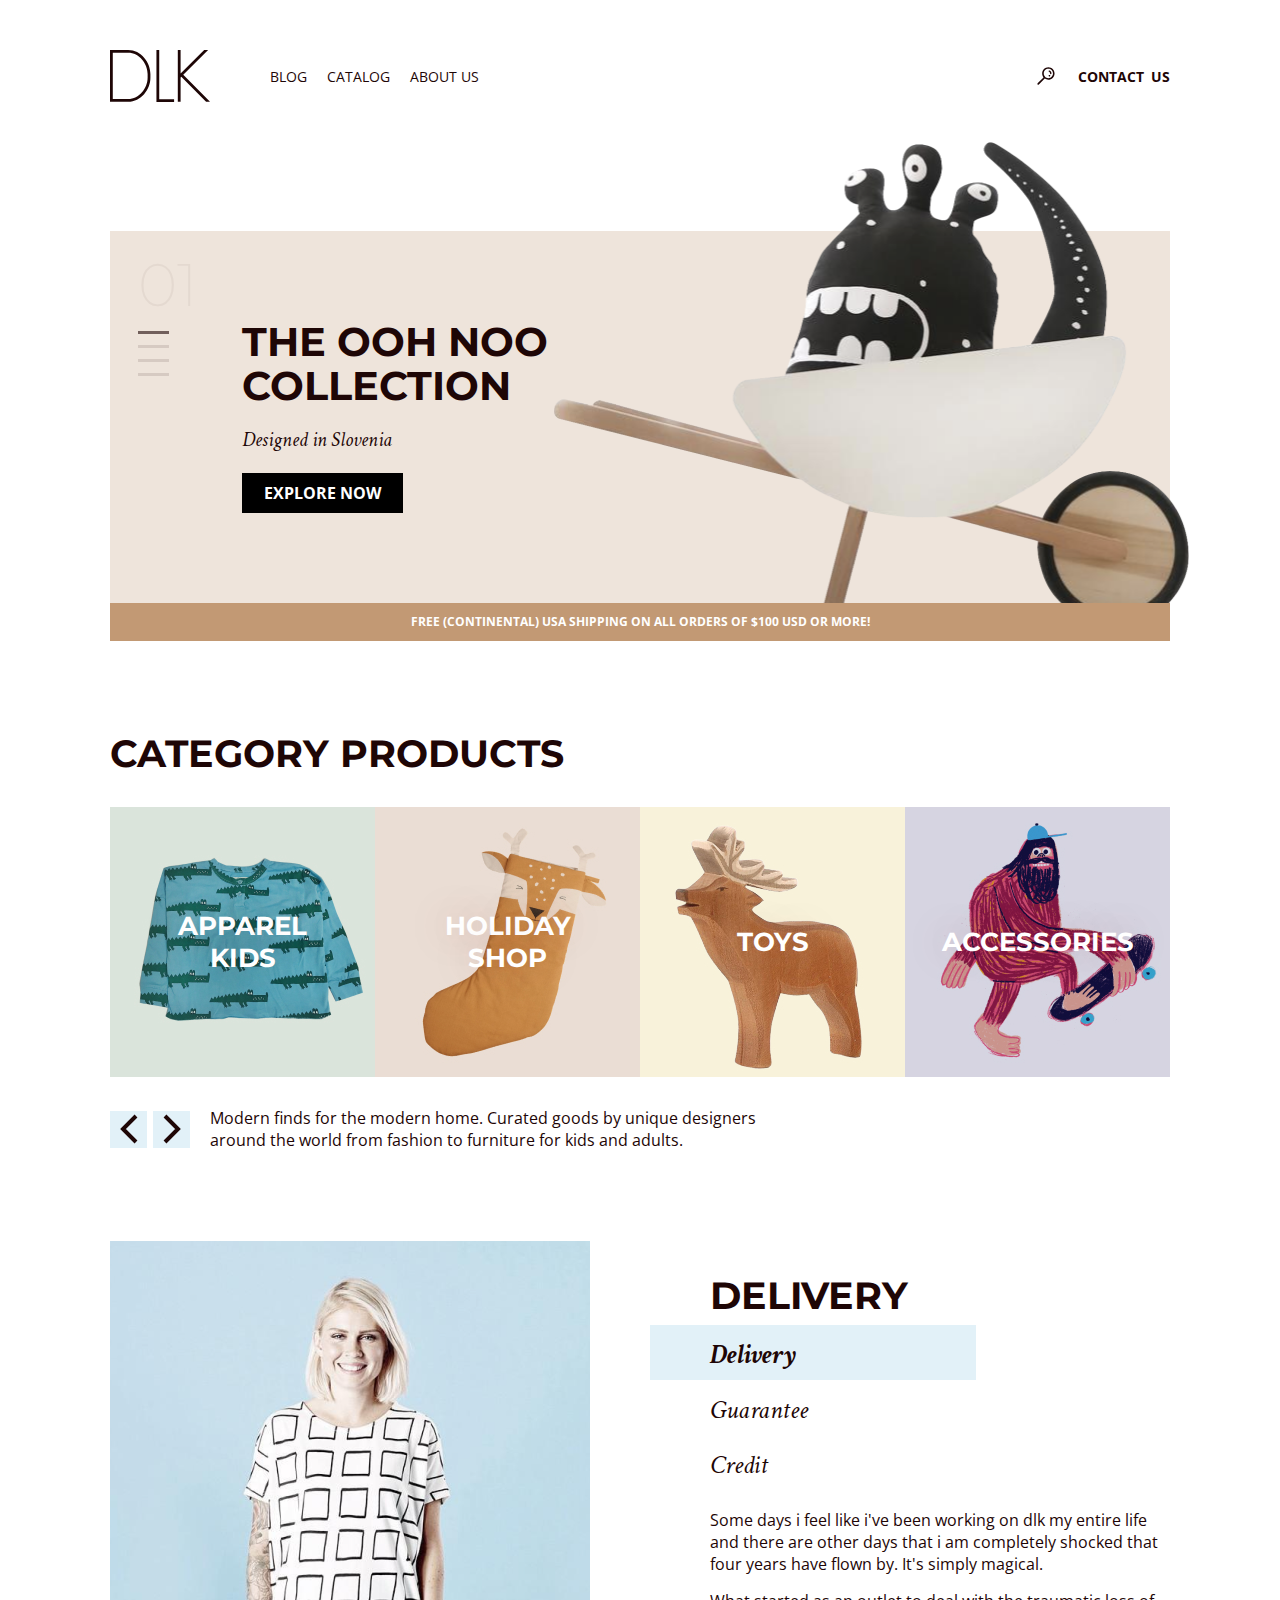
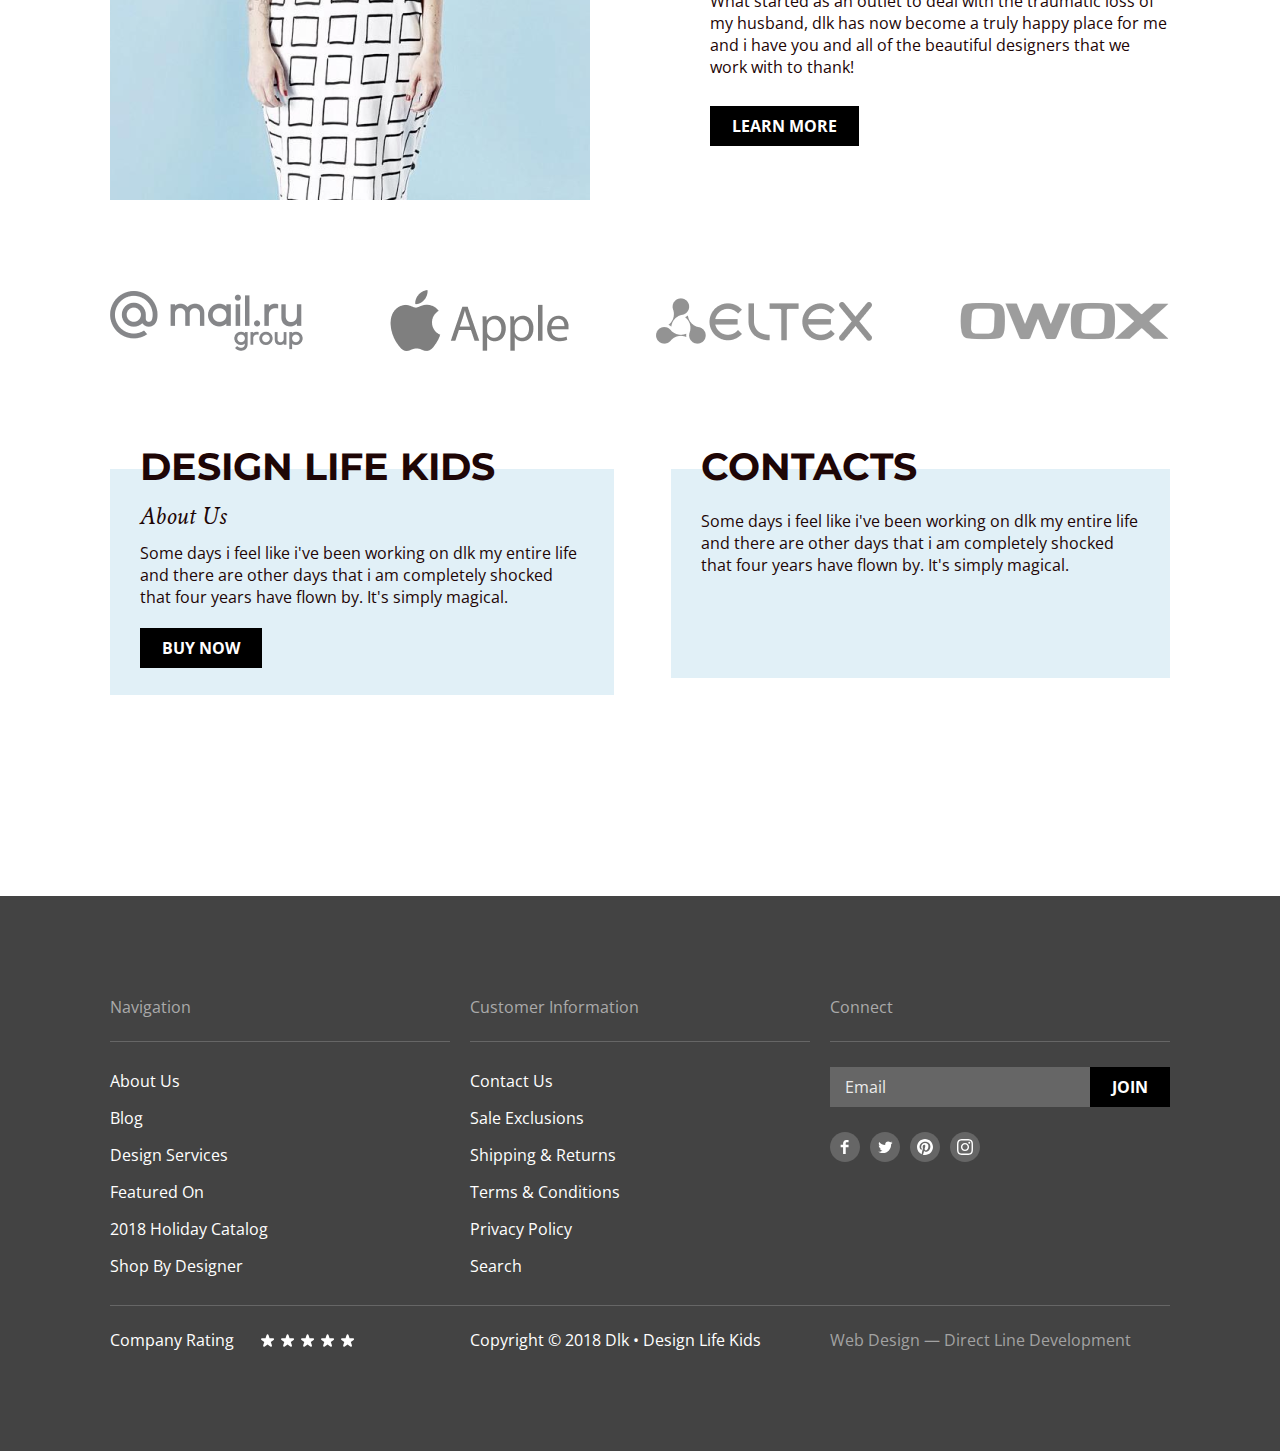
<file: index.html>
<!DOCTYPE html>
<html lang="en">

<head>
	<meta charset="UTF-8">
	<meta http-equiv="X-UA-Compatible" content="IE=edge">
	<meta name="viewport" content="width=device-width, initial-scale=1.0">
	<link rel="preconnect" href="https://fonts.googleapis.com">
	<link rel="preconnect" href="https://fonts.gstatic.com" crossorigin>
	<link rel="stylesheet"
		href="https://fonts.googleapis.com/css2?family=Crimson+Text:ital,wght@1,400;1,700&family=Montserrat:wght@200;700&family=Open+Sans:wght@400;700&display=swap">
	<link rel="stylesheet" href="css/normalize.mini.css">
	<link rel="stylesheet" href="css/common.mini.css">
	<link rel="stylesheet" href="css/index.mini.css">
	<title>Главная</title>
</head>

<body>
	<div class="container">
		<header class="header">
			<div class="header__logo">
				<svg width="100" height="52" viewBox="0 0 100 52" fill="none" xmlns="http://www.w3.org/2000/svg">
					<path fill-rule="evenodd" clip-rule="evenodd"
						d="M0 0H18.1129C31.1202 0 40.4058 12.3713 40.4058 24.0356V27.7332C40.4058 39.3974 31.1202 51.7689 18.1129 51.7689H0V0ZM37.6192 24.0356C37.6192 13.5132 29.2167 2.77333 18.1129 2.77333H2.78661V48.9956H18.1129C29.2167 48.9956 37.6192 38.2557 37.6192 27.7333V24.0356Z"
						fill="#1E0606" />
					<path d="M46.4435 0H49.2301V49.2267H64.092V52H46.4435V0Z" fill="#1E0606" />
					<path
						d="M67.8074 0V51.7689H70.5941V27.3833L71.278 26.7025L96.0884 51.7689H100L73.2485 24.7414L98.1084 0H94.1675L70.5941 23.4612V0H67.8074Z"
						fill="#1E0606" />
				</svg>
			</div>
			<nav class="header__nav">
				<ul class="header__links undotted">
					<li class="header__item">
						<a href="blog.html">BLOG</a>
					</li>
					<li class="header__item">
						<a href="catalog.html">CATALOG</a>
					</li>
					<li class="header__item">
						<a href="#">ABOUT US</a>
					</li>
				</ul>
			</nav>
			<button type="button" class="header__search" aria-label="search button">
				<svg width="18" height="18" viewBox="0 0 18 18" fill="none" xmlns="http://www.w3.org/2000/svg">
					<path
						d="M11.3651 0.26001C7.94509 0.26001 5.16509 3.08001 5.16509 6.52001C5.16509 7.98001 5.6651 9.30002 6.4851 10.38L0.605098 16.32C0.265098 16.68 0.265098 17.24 0.605098 17.58C0.785098 17.76 1.0051 17.84 1.2251 17.84C1.4651 17.84 1.6851 17.76 1.8651 17.58L7.7451 11.62C8.7651 12.36 10.0051 12.78 11.3451 12.78C14.7651 12.78 17.5451 9.96001 17.5451 6.52001C17.5651 3.06001 14.7851 0.26001 11.3651 0.26001ZM11.3651 11.2C8.82509 11.2 6.76509 9.10001 6.76509 6.52001C6.76509 3.94001 8.82509 1.84001 11.3651 1.84001C13.9051 1.84001 15.9651 3.94001 15.9651 6.52001C15.9651 9.10001 13.9051 11.2 11.3651 11.2ZM14.4651 6.60001C14.4251 6.94001 14.1251 7.20001 13.7851 7.20001C13.7451 7.20001 13.7251 7.20001 13.6851 7.20001C13.3051 7.14001 13.0451 6.80001 13.0851 6.42001C13.2251 5.38001 12.0651 4.84001 12.0051 4.82001C11.6651 4.66001 11.5051 4.24001 11.6651 3.90001C11.8251 3.56001 12.2251 3.40001 12.5851 3.54001C12.6651 3.56001 14.7451 4.52001 14.4651 6.60001ZM13.0051 8.12001C13.1451 8.26001 13.2451 8.48002 13.2451 8.68002C13.2451 8.90002 13.1651 9.10001 13.0051 9.24002C12.8651 9.38002 12.6451 9.48002 12.4451 9.48002C12.2451 9.48002 12.0251 9.40001 11.8851 9.24002C11.7451 9.10001 11.6451 8.88002 11.6451 8.68002C11.6451 8.48002 11.7251 8.26001 11.8851 8.12001C12.0251 7.98001 12.2451 7.88002 12.4451 7.88002C12.6451 7.88002 12.8451 7.96001 13.0051 8.12001Z"
						fill="#1E0606" />
				</svg>
			</button>
			<a class="header__contact">Contact us</a>
		</header>
		<main>
			<section class="slider">
				<div class="slider__slide">
					<div class="slider__positions">
						<div class="slider__num">01</div>
						<div class="slider__pos slider__pos_active"></div>
						<div class="slider__pos"></div>
						<div class="slider__pos"></div>
						<div class="slider__pos"></div>
					</div>
					<div class="slider__titles">
						<h1>The ooh noo collection</h1>
						<p>Designed in Slovenia</p>
						<button type="button" class="button slider__button">EXPLORE NOW</button>
					</div>
					<div class="slider__img">
						<img src="img/toy_m.png" alt="" width="635" height="461">
					</div>
				</div>
				<div class="slider__footer">
					Free (continental) USA shipping on all orders of $100 USD or more!
				</div>
			</section>
			<section class="products">
				<h2>Category Products</h2>
				<ul class="products__catalog undotted">
					<li class="products__item products__item_1">
						<a href="#">
							<h3 class="products__title">Apparel kids</h3>
						</a>
					</li>
					<li class="products__item products__item_2">
						<a href="#">
							<h3 class="products__title">Holiday shop</h3>
						</a>
					</li>
					<li class="products__item products__item_3">
						<a href="toys.html">
							<h3 class="products__title">Toys</h3>
						</a>
					</li>
					<li class="products__item products__item_4">
						<a href="#">
							<h3 class="products__title">Accessories</h3>
						</a>
					</li>
				</ul>
				<div class="products__control">
					<button type="button" class="products__button products__button_b" aria-label="products back">
						<svg width="18" height="30" viewBox="0 0 18 30" fill="none" xmlns="http://www.w3.org/2000/svg">
							<path d="M16 2L3 15L16 28" stroke="#1E0606" stroke-width="4" />
						</svg>
					</button>
					<button type="button" class="products__button products__button_f" aria-label="products forward">
						<svg width="18" height="30" viewBox="0 0 18 30" fill="none" xmlns="http://www.w3.org/2000/svg">
							<path d="M2 2L15 15L2 28" stroke="#1E0606" stroke-width="4" />
						</svg>
					</button>
					<p>Modern finds for the modern home. Curated goods by unique designers around the world from fashion
						to
						furniture for kids and adults.</p>
				</div>
			</section>
			<section class="delivery">
				<img src="img/example.png" alt="example" width="480" height="559">
				<div class="delivery__content">
					<h2>Delivery</h2>
					<ul class="delivery__links undotted">
						<li class="delivery__item delivery__item_active">
							<button type="button">Delivery</button>
						</li>
						<li class="delivery__item">
							<button type="button">Guarantee</button>
						</li>
						<li class="delivery__item">
							<button type="button">Credit</button>
						</li>
					</ul>
					<p>Some days i feel like i've been working on dlk my entire life and there are other days that
						i am completely shocked that four years have flown by. It's simply magical.</p>
					<p>What started as an outlet to deal with the traumatic loss of my husband, dlk has now become
						a truly
						happy
						place for me and i have you and all of the beautiful designers that we work with to thank!</p>
					<button type="button" class="button delivery__button">Learn more</button>
				</div>
			</section>
			<section class="company">
				<h2 class="company__title shadow">Companies</h2>
				<ul class="company__list undotted">
					<li class="company__item">
						<img src="img/company_4.png" alt="" width="193" height="60">
					</li>
					<li class="company__item">
						<img src="img/company_3.png" alt="" width="179" height="61">
					</li>
					<li class="company__item">
						<img src="img/company_2.png" alt="" width="216" height="46">
					</li>
					<li class="company__item">
						<img src="img/company_1.png" alt="" width="211" height="40">
					</li>
				</ul>
			</section>
			<article class="about">
				<div class="about__design">
					<h2>Design Life Kids</h2>
					<h3>About Us</h3>
					<p>Some days i feel like i've been working on dlk my entire life and there are other days that
						i am completely shocked that four years have flown by. It's simply magical. </p>
					<button class="button contacts__button">Buy now</button>
				</div>
				<div class="about__contacts">
					<div class="about__background">
						<h2>Contacts</h2>
						<p>Some days i feel like i've been working on dlk my entire life and there are other days that
							i am completely shocked that four years have flown by. It's simply magical.</p>
					</div>
					<iframe
						src="https://yandex.ru/map-widget/v1/?um=constructor%3A144948f07529fc5bc9132b40799824577c0b8622427c23100f8c5ee59a8449a1&amp;source=constructor"
						width="483" height="240" frameborder="0"></iframe>
				</div>
			</article>
		</main>
	</div>
	<footer class="footer">
		<div class="container">
			<div class="footer__upper">
				<nav class="footer__column">
					<h3>Navigation</h3>
					<ul class="footer__links undotted">
						<li>
							<a href="#">About Us</a>
						</li>
						<li>
							<a href="blog.html">Blog</a>
						</li>
						<li>
							<a href="#">Design Services</a>
						</li>
						<li>
							<a href="#">Featured On</a>
						</li>
						<li>
							<a href="#">2018 Holiday Catalog</a>
						</li>
						<li>
							<a href="#">Shop By Designer</a>
						</li>
					</ul>
				</nav>
				<div class="footer__column">
					<h3>Customer Information</h3>
					<ul class="footer__links undotted">
						<li>
							<a href="contact.html">Contact Us</a>
						</li>
						<li>
							<a href="#">Sale Exclusions </a>
						</li>
						<li>
							<a href="#">Shipping & Returns</a>
						</li>
						<li>
							<a href="#">Terms & Conditions</a>
						</li>
						<li>
							<a href="#">Privacy Policy</a>
						</li>
						<li>
							<a href="#">Search</a>
						</li>
					</ul>
				</div>
				<div class="footer__column footer__column_l">
					<h3>Connect</h3>
					<form action="#" method="POST" class="footer__form">
						<input type="email" placeholder="Email">
						<button type="submit" class="button footer__button">Join</button>
					</form>
					<ul class="footer__media undotted">
						<li>
							<a href="#" target="_blank" aria-label="facebook">
								<svg width="30" height="30" viewBox="0 0 30 30" fill="none" xmlns="http://www.w3.org/2000/svg">
									<path fill-rule="evenodd" clip-rule="evenodd"
										d="M0 15C0 6.71573 6.71573 0 15 0C23.2843 0 30 6.71573 30 15C30 23.2843 23.2843 30 15 30C6.71573 30 0 23.2843 0 15Z"
										fill="#666666" />
									<path fill-rule="evenodd" clip-rule="evenodd"
										d="M18.5527 10.3672H16.2967C16.0307 10.3672 15.7337 10.7172 15.7337 11.1852V12.8142H18.5527V15.1352H15.7337V22.1052H13.0707V15.1352H10.6577V12.8142H13.0707V11.4472C13.0707 9.48823 14.4317 7.89423 16.2967 7.89423H18.5527V10.3672Z"
										fill="white" />
								</svg>
							</a>
						</li>
						<li>
							<a href="#" target="_blank" aria-label="twitter">
								<svg width="30" height="30" viewBox="0 0 30 30" fill="none" xmlns="http://www.w3.org/2000/svg">
									<path fill-rule="evenodd" clip-rule="evenodd"
										d="M0 15C0 6.71573 6.71573 0 15 0C23.2843 0 30 6.71573 30 15C30 23.2843 23.2843 30 15 30C6.71573 30 0 23.2843 0 15Z"
										fill="#666666" />
									<path fill-rule="evenodd" clip-rule="evenodd"
										d="M21.1006 12.2891C21.1056 12.4161 21.1096 12.5431 21.1096 12.6721C21.1096 16.5761 18.1366 21.0781 12.7026 21.0781C11.0346 21.0781 9.48058 20.5881 8.17358 19.7501C8.40658 19.7771 8.64158 19.7911 8.87958 19.7911C10.2636 19.7911 11.5376 19.3181 12.5486 18.5251C11.2556 18.5021 10.1656 17.6481 9.78758 16.4751C9.96858 16.5101 10.1546 16.5271 10.3446 16.5271C10.6136 16.5271 10.8746 16.4921 11.1226 16.4241C9.77158 16.1521 8.75158 14.9591 8.75158 13.5271V13.4901C9.15058 13.7111 9.60758 13.8441 10.0916 13.8591C9.29858 13.3301 8.77758 12.4261 8.77758 11.4001C8.77758 10.8591 8.92258 10.3521 9.17658 9.91612C10.6326 11.7031 12.8106 12.8791 15.2656 13.0021C15.2156 12.7851 15.1906 12.5601 15.1906 12.3281C15.1906 10.6971 16.5126 9.37512 18.1446 9.37512C18.9936 9.37512 19.7616 9.73212 20.2996 10.3071C20.9736 10.1761 21.6056 9.93012 22.1766 9.59012C21.9556 10.2811 21.4886 10.8591 20.8766 11.2251C21.4746 11.1541 22.0446 10.9961 22.5756 10.7601C22.1776 11.3521 21.6776 11.8731 21.1006 12.2891Z"
										fill="white" />
								</svg>
							</a>
						</li>
						<li>
							<a href="#" target="_blank" aria-label="pinterest">
								<svg width="30" height="30" viewBox="0 0 30 30" fill="none" xmlns="http://www.w3.org/2000/svg">
									<path fill-rule="evenodd" clip-rule="evenodd"
										d="M0 15C0 6.71573 6.71573 0 15 0C23.2843 0 30 6.71573 30 15C30 23.2843 23.2843 30 15 30C6.71573 30 0 23.2843 0 15Z"
										fill="#666666" />
									<path fill-rule="evenodd" clip-rule="evenodd"
										d="M15.0005 7C10.5825 7 7 10.5816 7 15.0005C7 18.2754 8.97001 21.0902 11.7896 22.3273C11.767 21.7694 11.7858 21.0977 11.9279 20.49C12.0821 19.8408 12.9571 16.1313 12.9571 16.1313C12.9571 16.1313 12.7021 15.6205 12.7021 14.865C12.7021 13.6796 13.3898 12.7943 14.245 12.7943C14.9722 12.7943 15.3241 13.3409 15.3241 13.9957C15.3241 14.7267 14.8575 15.8208 14.6176 16.8341C14.4172 17.6836 15.0428 18.3751 15.8801 18.3751C17.3957 18.3751 18.4165 16.4286 18.4165 14.1218C18.4165 12.3691 17.2358 11.0567 15.088 11.0567C12.6617 11.0567 11.1498 12.8658 11.1498 14.8866C11.1498 15.5847 11.3549 16.0758 11.6767 16.4559C11.8253 16.6318 11.8451 16.7014 11.7914 16.9027C11.7538 17.0486 11.6654 17.4042 11.6287 17.5444C11.5751 17.7466 11.4114 17.82 11.2288 17.7448C10.1102 17.2885 9.58999 16.0645 9.58999 14.6881C9.58999 12.4161 11.5064 9.68972 15.3072 9.68972C18.3619 9.68972 20.3724 11.9015 20.3724 14.2732C20.3724 17.4117 18.6282 19.7562 16.0551 19.7562C15.1924 19.7562 14.3795 19.2895 14.1011 18.7599C14.1011 18.7599 13.6363 20.6029 13.5385 20.9585C13.3691 21.5747 13.037 22.1919 12.7332 22.6717C13.4529 22.8843 14.213 23 15.0005 23C19.4184 23 23 19.4184 23 15.0005C23 10.5816 19.4184 7 15.0005 7Z"
										fill="white" />
								</svg>
							</a>
						</li>
						<li>
							<a href="#" target="_blank" aria-label="instagram">
								<svg width="30" height="30" viewBox="0 0 30 30" fill="none" xmlns="http://www.w3.org/2000/svg">
									<path fill-rule="evenodd" clip-rule="evenodd"
										d="M0 15C0 6.71573 6.71573 0 15 0C23.2843 0 30 6.71573 30 15C30 23.2843 23.2843 30 15 30C6.71573 30 0 23.2843 0 15Z"
										fill="#666666" />
									<path fill-rule="evenodd" clip-rule="evenodd"
										d="M15 7C12.8273 7 12.5549 7.0092 11.7016 7.04813C10.8501 7.08697 10.2686 7.22223 9.7597 7.42C9.23363 7.62443 8.7875 7.89797 8.3427 8.3427C7.89797 8.7875 7.62443 9.23363 7.42 9.7597C7.22223 10.2686 7.08697 10.8501 7.04813 11.7016C7.0092 12.5549 7 12.8273 7 15C7 17.1727 7.0092 17.4451 7.04813 18.2984C7.08697 19.1499 7.22223 19.7314 7.42 20.2403C7.62443 20.7664 7.89797 21.2125 8.3427 21.6573C8.7875 22.102 9.23363 22.3756 9.7597 22.58C10.2686 22.7778 10.8501 22.913 11.7016 22.9519C12.5549 22.9908 12.8273 23 15 23C17.1727 23 17.4451 22.9908 18.2984 22.9519C19.1499 22.913 19.7314 22.7778 20.2403 22.58C20.7664 22.3756 21.2125 22.102 21.6573 21.6573C22.102 21.2125 22.3756 20.7664 22.58 20.2403C22.7778 19.7314 22.913 19.1499 22.9519 18.2984C22.9908 17.4451 23 17.1727 23 15C23 12.8273 22.9908 12.5549 22.9519 11.7016C22.913 10.8501 22.7778 10.2686 22.58 9.7597C22.3756 9.23363 22.102 8.7875 21.6573 8.3427C21.2125 7.89797 20.7664 7.62443 20.2403 7.42C19.7314 7.22223 19.1499 7.08697 18.2984 7.04813C17.4451 7.0092 17.1727 7 15 7ZM15 8.44143C17.1361 8.44143 17.3891 8.4496 18.2327 8.4881C19.0127 8.52367 19.4363 8.65397 19.7182 8.76353C20.0916 8.90867 20.3581 9.08203 20.638 9.362C20.918 9.6419 21.0913 9.9084 21.2365 10.2818C21.346 10.5637 21.4763 10.9873 21.5119 11.7673C21.5504 12.6109 21.5586 12.8639 21.5586 15C21.5586 17.1361 21.5504 17.3891 21.5119 18.2327C21.4763 19.0127 21.346 19.4363 21.2365 19.7182C21.0913 20.0916 20.918 20.3581 20.638 20.638C20.3581 20.918 20.0916 21.0913 19.7182 21.2365C19.4363 21.346 19.0127 21.4763 18.2327 21.5119C17.3892 21.5504 17.1363 21.5586 15 21.5586C12.8637 21.5586 12.6108 21.5504 11.7673 21.5119C10.9873 21.4763 10.5637 21.346 10.2818 21.2365C9.9084 21.0913 9.64193 20.918 9.36197 20.638C9.08207 20.3581 8.90867 20.0916 8.76353 19.7182C8.65397 19.4363 8.52367 19.0127 8.4881 18.2327C8.4496 17.3891 8.44143 17.1361 8.44143 15C8.44143 12.8639 8.4496 12.6109 8.4881 11.7673C8.52367 10.9873 8.65397 10.5637 8.76353 10.2818C8.90867 9.9084 9.08203 9.6419 9.36197 9.362C9.64193 9.08203 9.9084 8.90867 10.2818 8.76353C10.5637 8.65397 10.9873 8.52367 11.7673 8.4881C12.6109 8.4496 12.8639 8.44143 15 8.44143ZM10.8919 15C10.8919 12.7311 12.7311 10.8919 15 10.8919C17.2689 10.8919 19.1081 12.7311 19.1081 15C19.1081 17.2689 17.2689 19.1081 15 19.1081C12.7311 19.1081 10.8919 17.2689 10.8919 15ZM15 17.6667C13.5272 17.6667 12.3333 16.4728 12.3333 15C12.3333 13.5272 13.5272 12.3333 15 12.3333C16.4728 12.3333 17.6667 13.5272 17.6667 15C17.6667 16.4728 16.4728 17.6667 15 17.6667ZM19.2704 11.6896C19.8006 11.6896 20.2304 11.2598 20.2304 10.7296C20.2304 10.1994 19.8006 9.76957 19.2704 9.76957C18.7402 9.76957 18.3104 10.1994 18.3104 10.7296C18.3104 11.2598 18.7402 11.6896 19.2704 11.6896Z"
										fill="white" />
								</svg>
							</a>
						</li>
					</ul>
				</div>
			</div>
			<div class="footer__lower">
				<div class="footer__column footer__column_rate">
					<ul class="undotted">
						<li>
							<button type="button">
								<svg width="14" height="13" viewBox="0 0 14 13" fill="none" xmlns="http://www.w3.org/2000/svg">
									<path
										d="M5.60845 0.927052C5.9078 0.0057416 7.21121 0.00574088 7.51056 0.927052L8.58013 4.21885H12.0413C13.0101 4.21885 13.4128 5.45846 12.6291 6.02786L9.82895 8.06231L10.8985 11.3541C11.1979 12.2754 10.1434 13.0415 9.35968 12.4721L6.55951 10.4377L3.75934 12.4721C2.97563 13.0415 1.92115 12.2754 2.2205 11.3541L3.29007 8.06231L0.4899 6.02787C-0.293814 5.45846 0.108961 4.21885 1.07768 4.21885H4.53888L5.60845 0.927052Z"
										fill="white" />
								</svg>
							</button>
						</li>
						<li>
							<button type="button">
								<svg width="14" height="13" viewBox="0 0 14 13" fill="none" xmlns="http://www.w3.org/2000/svg">
									<path
										d="M5.60845 0.927052C5.9078 0.0057416 7.21121 0.00574088 7.51056 0.927052L8.58013 4.21885H12.0413C13.0101 4.21885 13.4128 5.45846 12.6291 6.02786L9.82895 8.06231L10.8985 11.3541C11.1979 12.2754 10.1434 13.0415 9.35968 12.4721L6.55951 10.4377L3.75934 12.4721C2.97563 13.0415 1.92115 12.2754 2.2205 11.3541L3.29007 8.06231L0.4899 6.02787C-0.293814 5.45846 0.108961 4.21885 1.07768 4.21885H4.53888L5.60845 0.927052Z"
										fill="white" />
								</svg>
							</button>
						</li>
						<li>
							<button type="button">
								<svg width="14" height="13" viewBox="0 0 14 13" fill="none" xmlns="http://www.w3.org/2000/svg">
									<path
										d="M5.60845 0.927052C5.9078 0.0057416 7.21121 0.00574088 7.51056 0.927052L8.58013 4.21885H12.0413C13.0101 4.21885 13.4128 5.45846 12.6291 6.02786L9.82895 8.06231L10.8985 11.3541C11.1979 12.2754 10.1434 13.0415 9.35968 12.4721L6.55951 10.4377L3.75934 12.4721C2.97563 13.0415 1.92115 12.2754 2.2205 11.3541L3.29007 8.06231L0.4899 6.02787C-0.293814 5.45846 0.108961 4.21885 1.07768 4.21885H4.53888L5.60845 0.927052Z"
										fill="white" />
								</svg>
							</button>
						</li>
						<li>
							<button type="button">
								<svg width="14" height="13" viewBox="0 0 14 13" fill="none" xmlns="http://www.w3.org/2000/svg">
									<path
										d="M5.60845 0.927052C5.9078 0.0057416 7.21121 0.00574088 7.51056 0.927052L8.58013 4.21885H12.0413C13.0101 4.21885 13.4128 5.45846 12.6291 6.02786L9.82895 8.06231L10.8985 11.3541C11.1979 12.2754 10.1434 13.0415 9.35968 12.4721L6.55951 10.4377L3.75934 12.4721C2.97563 13.0415 1.92115 12.2754 2.2205 11.3541L3.29007 8.06231L0.4899 6.02787C-0.293814 5.45846 0.108961 4.21885 1.07768 4.21885H4.53888L5.60845 0.927052Z"
										fill="white" />
								</svg>
							</button>
						</li>
						<li>
							<button type="button">
								<svg width="14" height="13" viewBox="0 0 14 13" fill="none" xmlns="http://www.w3.org/2000/svg">
									<path
										d="M5.60845 0.927052C5.9078 0.0057416 7.21121 0.00574088 7.51056 0.927052L8.58013 4.21885H12.0413C13.0101 4.21885 13.4128 5.45846 12.6291 6.02786L9.82895 8.06231L10.8985 11.3541C11.1979 12.2754 10.1434 13.0415 9.35968 12.4721L6.55951 10.4377L3.75934 12.4721C2.97563 13.0415 1.92115 12.2754 2.2205 11.3541L3.29007 8.06231L0.4899 6.02787C-0.293814 5.45846 0.108961 4.21885 1.07768 4.21885H4.53888L5.60845 0.927052Z"
										fill="white" />
								</svg>
							</button>
						</li>
					</ul>
					<p class="footer__rating">Company Rating</p>
				</div>
				<p class="footer__copyright footer__column">Copyright © 2018 Dlk • Design Life Kids</p>
				<a href="#" class="footer__column footer__column_l">Web Design — Direct Line Development</a>
			</div>
		</div>
	</footer>
	<section class="popup">
		<h3>Contact us</h3>
		<div class="form__container form__container_close">
			<form action="#" method="POST" class="form main__form">
				<div class="form__item">
					<label for="contact_name">Name</label>
					<input type="text" id="contact_name" placeholder="Ivan Ivanov">
				</div>
				<div class="form__data">
					<div class="form__item form__phone">
						<label for="contact_phone">Phone</label>
						<input type="tel" id="contact_phone">
					</div>
					<div class="form__item">
						<label for="contact_email">Email</label>
						<input type="email" id="contact_email">
					</div>
				</div>
				<div class="form__item">
					<label for="contact_message">Message</label>
					<textarea id="contact_message"></textarea>
				</div>
				<div class="form__check">
					<input type="checkbox" id="contact_agreement" class="checkbox-input" required>
					<label for="contact_agreement" class="checkbox-label">By clicking on the button, you consent
						to the processing of
						your
						personal
						data</label>
				</div>
				<button type="submit" class="button">Submit</button>
				<button type="button" class="form__close">
					<svg width="15" height="15" viewBox="0 0 15 15" fill="none" xmlns="http://www.w3.org/2000/svg">
						<path
							d="M2.21902 14.6113C1.70029 15.1295 0.893368 15.1295 0.374636 14.6113C0.11527 14.3522 -6.13512e-07 14.0355 -5.9841e-07 13.69C-5.83308e-07 13.3445 0.11527 13.0278 0.374636 12.7687L5.64841 7.5L0.374637 2.23127C0.115271 1.97215 -7.23629e-08 1.65547 -5.72611e-08 1.30998C-4.21593e-08 0.964491 0.115271 0.647806 0.374637 0.388689C0.893369 -0.129545 1.70029 -0.129545 2.21902 0.388689L7.4928 5.65738L12.7666 0.38869C13.2853 -0.129545 14.0922 -0.129545 14.611 0.38869C15.1297 0.906924 15.1297 1.71304 14.611 2.23127L9.33718 7.5L14.611 12.7687C15.1297 13.287 15.1297 14.0931 14.611 14.6113C14.0922 15.1295 13.2853 15.1295 12.7666 14.6113L7.4928 9.34258L2.21902 14.6113Z"
							fill="#F0F0F0" />
					</svg>
				</button>
			</form>
		</div>
	</section>
	<script src="/js/main.mini.js"></script>
</body>

</html>
</file>
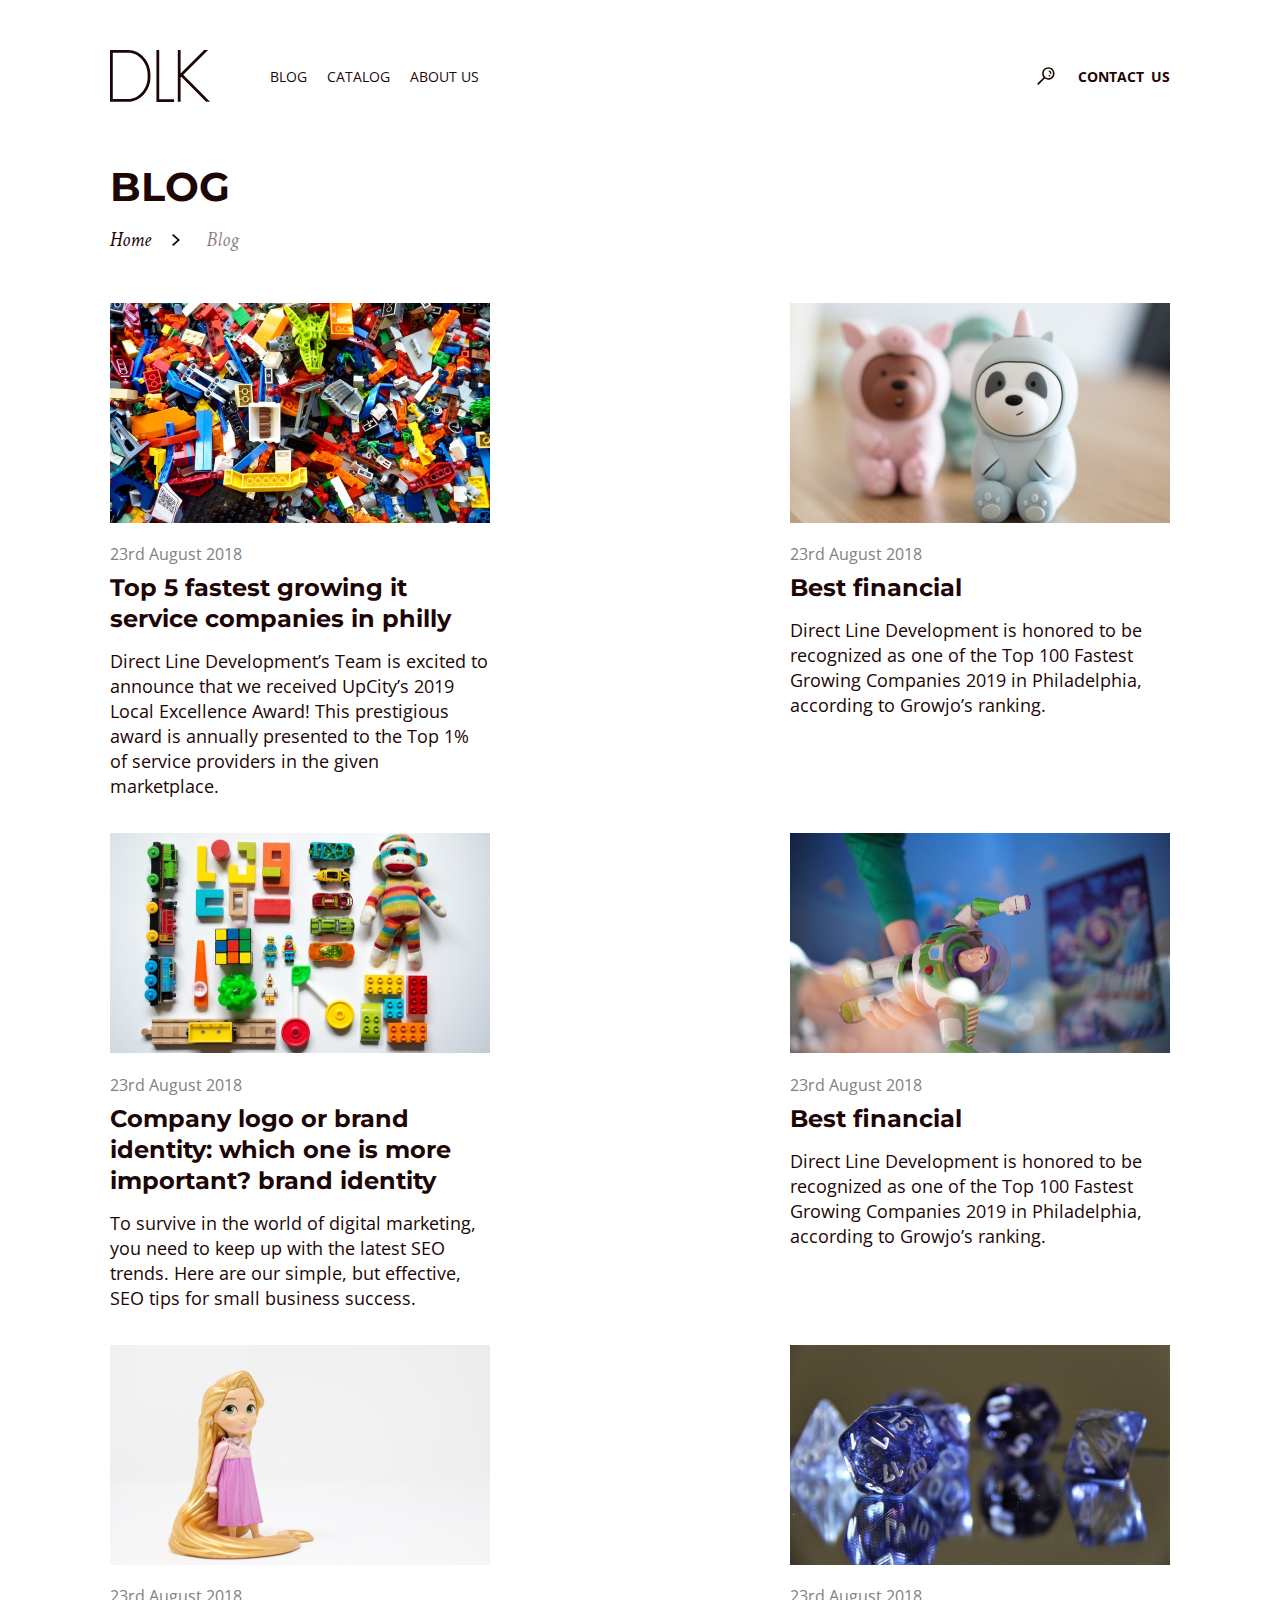
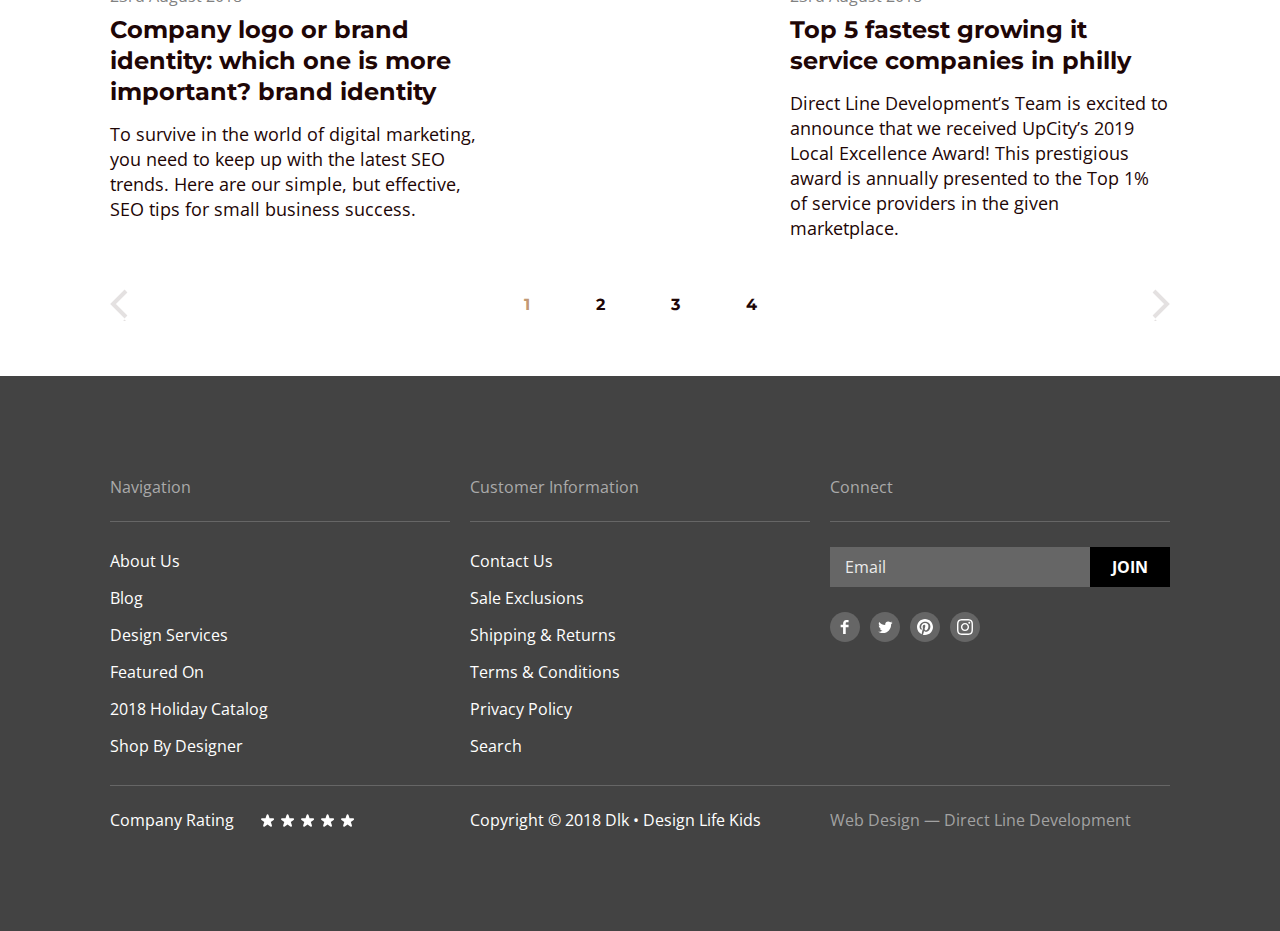
<file: blog.html>
<!DOCTYPE html>
<html lang="en">

<head>
	<meta charset="UTF-8">
	<meta http-equiv="X-UA-Compatible" content="IE=edge">
	<meta name="viewport" content="width=device-width, initial-scale=1.0">
	<link rel="preconnect" href="https://fonts.googleapis.com">
	<link rel="preconnect" href="https://fonts.gstatic.com" crossorigin>
	<link rel="stylesheet"
		href="https://fonts.googleapis.com/css2?family=Crimson+Text:ital,wght@1,400;1,700&family=Montserrat:wght@200;700&family=Open+Sans:wght@400;700&display=swap">
	<link rel="stylesheet" href="css/normalize.mini.css">
	<link rel="stylesheet" href="css/common.mini.css">
	<link rel="stylesheet" href="css/blog.mini.css">
	<title>Блог</title>
</head>

<body>
	<div class="container">
		<header class="header">
			<a href="index.html" class="header__logo">
				<svg width="100" height="52" viewBox="0 0 100 52" fill="none" xmlns="http://www.w3.org/2000/svg">
					<path fill-rule="evenodd" clip-rule="evenodd"
						d="M0 0H18.1129C31.1202 0 40.4058 12.3713 40.4058 24.0356V27.7332C40.4058 39.3974 31.1202 51.7689 18.1129 51.7689H0V0ZM37.6192 24.0356C37.6192 13.5132 29.2167 2.77333 18.1129 2.77333H2.78661V48.9956H18.1129C29.2167 48.9956 37.6192 38.2557 37.6192 27.7333V24.0356Z"
						fill="#1E0606" />
					<path d="M46.4435 0H49.2301V49.2267H64.092V52H46.4435V0Z" fill="#1E0606" />
					<path
						d="M67.8074 0V51.7689H70.5941V27.3833L71.278 26.7025L96.0884 51.7689H100L73.2485 24.7414L98.1084 0H94.1675L70.5941 23.4612V0H67.8074Z"
						fill="#1E0606" />
				</svg>
			</a>
			<nav class="header__nav">
				<ul class="header__links undotted">
					<li class="header__item">
						<a href="blog.html">BLOG</a>
					</li>
					<li class="header__item">
						<a href="catalog.html">CATALOG</a>
					</li>
					<li class="header__item">
						<a href="#">ABOUT US</a>
					</li>
				</ul>
			</nav>
			<button type="button" class="header__search" aria-label="search button">
				<svg width="18" height="18" viewBox="0 0 18 18" fill="none" xmlns="http://www.w3.org/2000/svg">
					<path
						d="M11.3651 0.26001C7.94509 0.26001 5.16509 3.08001 5.16509 6.52001C5.16509 7.98001 5.6651 9.30002 6.4851 10.38L0.605098 16.32C0.265098 16.68 0.265098 17.24 0.605098 17.58C0.785098 17.76 1.0051 17.84 1.2251 17.84C1.4651 17.84 1.6851 17.76 1.8651 17.58L7.7451 11.62C8.7651 12.36 10.0051 12.78 11.3451 12.78C14.7651 12.78 17.5451 9.96001 17.5451 6.52001C17.5651 3.06001 14.7851 0.26001 11.3651 0.26001ZM11.3651 11.2C8.82509 11.2 6.76509 9.10001 6.76509 6.52001C6.76509 3.94001 8.82509 1.84001 11.3651 1.84001C13.9051 1.84001 15.9651 3.94001 15.9651 6.52001C15.9651 9.10001 13.9051 11.2 11.3651 11.2ZM14.4651 6.60001C14.4251 6.94001 14.1251 7.20001 13.7851 7.20001C13.7451 7.20001 13.7251 7.20001 13.6851 7.20001C13.3051 7.14001 13.0451 6.80001 13.0851 6.42001C13.2251 5.38001 12.0651 4.84001 12.0051 4.82001C11.6651 4.66001 11.5051 4.24001 11.6651 3.90001C11.8251 3.56001 12.2251 3.40001 12.5851 3.54001C12.6651 3.56001 14.7451 4.52001 14.4651 6.60001ZM13.0051 8.12001C13.1451 8.26001 13.2451 8.48002 13.2451 8.68002C13.2451 8.90002 13.1651 9.10001 13.0051 9.24002C12.8651 9.38002 12.6451 9.48002 12.4451 9.48002C12.2451 9.48002 12.0251 9.40001 11.8851 9.24002C11.7451 9.10001 11.6451 8.88002 11.6451 8.68002C11.6451 8.48002 11.7251 8.26001 11.8851 8.12001C12.0251 7.98001 12.2451 7.88002 12.4451 7.88002C12.6451 7.88002 12.8451 7.96001 13.0051 8.12001Z"
						fill="#1E0606" />
				</svg>
			</button>
			<a href="contact.html" class="header__contact">CONTACT US</a>
		</header>
		<main>
			<section class="blogs">
				<div class="breadcrumbs">
					<h1>Blog</h1>
					<div class="breadcrumbs__links">
						<div class="breadcrumbs__link">
							<a href="index.html">Home</a>
						</div>
						<span>Blog</span>
					</div>
				</div>
				<ul class="blogs__list undotted">
					<li class="blogs__item">
						<a href="#">
							<img src="img/blog.jpg" alt="blog picture" height="220" width="380">
							<p class="blogs__date">23rd August 2018</p>
							<h2>Top 5 fastest growing it service companies in philly</h2>
							<p class="blogs__text">Direct Line Development’s Team is excited to announce that we
								received
								UpCity’s 2019
								Local Excellence Award! This prestigious award is annually presented to the Top 1%
								of
								service providers in the given marketplace.</p>
						</a>
					</li>
					<li class="blogs__item">
						<a href="#">
							<img src="img/blog_1.jpg" alt="blog picture" height="220" width="380">
							<p class="blogs__date">23rd August 2018</p>
							<h2>Best financial</h2>
							<p class="blogs__text">Direct Line Development is honored to be recognized as one of the Top 100 Fastest
								Growing Companies 2019 in Philadelphia, according to Growjo’s ranking.</p>
						</a>
					</li>
					<li class="blogs__item">
						<a href="#">
							<img src="img/blog_2.jpg" alt="blog picture" height="220" width="380">
							<p class="blogs__date">23rd August 2018</p>
							<h2>Company logo or brand identity: which one is more important? brand identity</h2>
							<p class="blogs__text">To survive in the world of digital marketing, you need to keep up
								with
								the latest SEO
								trends. Here are our simple, but effective, SEO tips for small business success.</p>
						</a>
					</li>
					<li class="blogs__item">
						<a href="#">
							<img src="img/blog_3.jpg" alt="blog picture" height="220" width="380">
							<p class="blogs__date">23rd August 2018</p>
							<h2>Best financial</h2>
							<p class="blogs__text">Direct Line Development is honored to be recognized as one of the Top
								100 Fastest
								Growing
								Companies 2019 in Philadelphia, according to Growjo’s ranking.</p>
						</a>
					</li>
					<li class="blogs__item">
						<a href="#">
							<img src="img/blog_4.jpg" alt="blog picture" height="220" width="380">
							<p class="blogs__date">23rd August 2018</p>
							<h2>Company logo or brand identity: which one is more important? brand identity</h2>
							<p class="blogs__text">To survive in the world of digital marketing, you need to keep up
								with
								the latest SEO
								trends. Here are our simple, but effective, SEO tips for small business success.</p>
						</a>
					</li>
					<li class="blogs__item">
						<a href="#">
							<img src="img/blog_5.jpg" alt="blog picture" height="220" width="380">
							<p class="blogs__date">23rd August 2018</p>
							<h2>Top 5 fastest growing it service companies in philly</h2>
							<p class="blogs__text">Direct Line Development’s Team is excited to announce that we
								received
								UpCity’s 2019
								Local Excellence Award! This prestigious award is annually presented to the Top 1%
								of
								service providers in the given marketplace.</p>
						</a>
					</li>
				</ul>
				<div class="pagination">
					<a href="#" class="pagination__back"></a>
					<ul class="pagination__numbers undotted">
						<li class="pagination__num pagination__num_active">
							<a href="#">1</a>
						</li>
						<li class="pagination__num">
							<a href="#">2</a>
						</li>
						<li class="pagination__num">
							<a href="#">3</a>
						</li>
						<li class="pagination__num">
							<a href="#">4</a>
						</li>
					</ul>
					<a href="#" class="pagination__forward"></a>
				</div>
			</section>
		</main>
	</div>
	<footer class="footer">
		<div class="container">
			<div class="footer__upper">
				<nav class="footer__column">
					<h3>Navigation</h3>
					<ul class="footer__links undotted">
						<li>
							<a href="#">About Us</a>
						</li>
						<li>
							<a href="blog.html">Blog</a>
						</li>
						<li>
							<a href="#">Design Services</a>
						</li>
						<li>
							<a href="#">Featured On</a>
						</li>
						<li>
							<a href="#">2018 Holiday Catalog</a>
						</li>
						<li>
							<a href="#">Shop By Designer</a>
						</li>
					</ul>
				</nav>
				<div class="footer__column">
					<h3>Customer Information</h3>
					<ul class="footer__links undotted">
						<li>
							<a href="contact.html">Contact Us</a>
						</li>
						<li>
							<a href="#">Sale Exclusions </a>
						</li>
						<li>
							<a href="#">Shipping & Returns</a>
						</li>
						<li>
							<a href="#">Terms & Conditions</a>
						</li>
						<li>
							<a href="#">Privacy Policy</a>
						</li>
						<li>
							<a href="#">Search</a>
						</li>
					</ul>
				</div>
				<div class="footer__column footer__column_l">
					<h3>Connect</h3>
					<form action="#" method="POST" class="footer__form">
						<input type="email" placeholder="Email">
						<button type="submit" class="button footer__button">Join</button>
					</form>
					<ul class="footer__media undotted">
						<li>
							<a href="#" target="_blank" aria-label="facebook">
								<svg width="30" height="30" viewBox="0 0 30 30" fill="none" xmlns="http://www.w3.org/2000/svg">
									<path fill-rule="evenodd" clip-rule="evenodd"
										d="M0 15C0 6.71573 6.71573 0 15 0C23.2843 0 30 6.71573 30 15C30 23.2843 23.2843 30 15 30C6.71573 30 0 23.2843 0 15Z"
										fill="#666666" />
									<path fill-rule="evenodd" clip-rule="evenodd"
										d="M18.5527 10.3672H16.2967C16.0307 10.3672 15.7337 10.7172 15.7337 11.1852V12.8142H18.5527V15.1352H15.7337V22.1052H13.0707V15.1352H10.6577V12.8142H13.0707V11.4472C13.0707 9.48823 14.4317 7.89423 16.2967 7.89423H18.5527V10.3672Z"
										fill="white" />
								</svg>
							</a>
						</li>
						<li>
							<a href="#" target="_blank" aria-label="twitter">
								<svg width="30" height="30" viewBox="0 0 30 30" fill="none" xmlns="http://www.w3.org/2000/svg">
									<path fill-rule="evenodd" clip-rule="evenodd"
										d="M0 15C0 6.71573 6.71573 0 15 0C23.2843 0 30 6.71573 30 15C30 23.2843 23.2843 30 15 30C6.71573 30 0 23.2843 0 15Z"
										fill="#666666" />
									<path fill-rule="evenodd" clip-rule="evenodd"
										d="M21.1006 12.2891C21.1056 12.4161 21.1096 12.5431 21.1096 12.6721C21.1096 16.5761 18.1366 21.0781 12.7026 21.0781C11.0346 21.0781 9.48058 20.5881 8.17358 19.7501C8.40658 19.7771 8.64158 19.7911 8.87958 19.7911C10.2636 19.7911 11.5376 19.3181 12.5486 18.5251C11.2556 18.5021 10.1656 17.6481 9.78758 16.4751C9.96858 16.5101 10.1546 16.5271 10.3446 16.5271C10.6136 16.5271 10.8746 16.4921 11.1226 16.4241C9.77158 16.1521 8.75158 14.9591 8.75158 13.5271V13.4901C9.15058 13.7111 9.60758 13.8441 10.0916 13.8591C9.29858 13.3301 8.77758 12.4261 8.77758 11.4001C8.77758 10.8591 8.92258 10.3521 9.17658 9.91612C10.6326 11.7031 12.8106 12.8791 15.2656 13.0021C15.2156 12.7851 15.1906 12.5601 15.1906 12.3281C15.1906 10.6971 16.5126 9.37512 18.1446 9.37512C18.9936 9.37512 19.7616 9.73212 20.2996 10.3071C20.9736 10.1761 21.6056 9.93012 22.1766 9.59012C21.9556 10.2811 21.4886 10.8591 20.8766 11.2251C21.4746 11.1541 22.0446 10.9961 22.5756 10.7601C22.1776 11.3521 21.6776 11.8731 21.1006 12.2891Z"
										fill="white" />
								</svg>
							</a>
						</li>
						<li>
							<a href="#" target="_blank" aria-label="pinterest">
								<svg width="30" height="30" viewBox="0 0 30 30" fill="none" xmlns="http://www.w3.org/2000/svg">
									<path fill-rule="evenodd" clip-rule="evenodd"
										d="M0 15C0 6.71573 6.71573 0 15 0C23.2843 0 30 6.71573 30 15C30 23.2843 23.2843 30 15 30C6.71573 30 0 23.2843 0 15Z"
										fill="#666666" />
									<path fill-rule="evenodd" clip-rule="evenodd"
										d="M15.0005 7C10.5825 7 7 10.5816 7 15.0005C7 18.2754 8.97001 21.0902 11.7896 22.3273C11.767 21.7694 11.7858 21.0977 11.9279 20.49C12.0821 19.8408 12.9571 16.1313 12.9571 16.1313C12.9571 16.1313 12.7021 15.6205 12.7021 14.865C12.7021 13.6796 13.3898 12.7943 14.245 12.7943C14.9722 12.7943 15.3241 13.3409 15.3241 13.9957C15.3241 14.7267 14.8575 15.8208 14.6176 16.8341C14.4172 17.6836 15.0428 18.3751 15.8801 18.3751C17.3957 18.3751 18.4165 16.4286 18.4165 14.1218C18.4165 12.3691 17.2358 11.0567 15.088 11.0567C12.6617 11.0567 11.1498 12.8658 11.1498 14.8866C11.1498 15.5847 11.3549 16.0758 11.6767 16.4559C11.8253 16.6318 11.8451 16.7014 11.7914 16.9027C11.7538 17.0486 11.6654 17.4042 11.6287 17.5444C11.5751 17.7466 11.4114 17.82 11.2288 17.7448C10.1102 17.2885 9.58999 16.0645 9.58999 14.6881C9.58999 12.4161 11.5064 9.68972 15.3072 9.68972C18.3619 9.68972 20.3724 11.9015 20.3724 14.2732C20.3724 17.4117 18.6282 19.7562 16.0551 19.7562C15.1924 19.7562 14.3795 19.2895 14.1011 18.7599C14.1011 18.7599 13.6363 20.6029 13.5385 20.9585C13.3691 21.5747 13.037 22.1919 12.7332 22.6717C13.4529 22.8843 14.213 23 15.0005 23C19.4184 23 23 19.4184 23 15.0005C23 10.5816 19.4184 7 15.0005 7Z"
										fill="white" />
								</svg>
							</a>
						</li>
						<li>
							<a href="#" target="_blank" aria-label="instagram">
								<svg width="30" height="30" viewBox="0 0 30 30" fill="none" xmlns="http://www.w3.org/2000/svg">
									<path fill-rule="evenodd" clip-rule="evenodd"
										d="M0 15C0 6.71573 6.71573 0 15 0C23.2843 0 30 6.71573 30 15C30 23.2843 23.2843 30 15 30C6.71573 30 0 23.2843 0 15Z"
										fill="#666666" />
									<path fill-rule="evenodd" clip-rule="evenodd"
										d="M15 7C12.8273 7 12.5549 7.0092 11.7016 7.04813C10.8501 7.08697 10.2686 7.22223 9.7597 7.42C9.23363 7.62443 8.7875 7.89797 8.3427 8.3427C7.89797 8.7875 7.62443 9.23363 7.42 9.7597C7.22223 10.2686 7.08697 10.8501 7.04813 11.7016C7.0092 12.5549 7 12.8273 7 15C7 17.1727 7.0092 17.4451 7.04813 18.2984C7.08697 19.1499 7.22223 19.7314 7.42 20.2403C7.62443 20.7664 7.89797 21.2125 8.3427 21.6573C8.7875 22.102 9.23363 22.3756 9.7597 22.58C10.2686 22.7778 10.8501 22.913 11.7016 22.9519C12.5549 22.9908 12.8273 23 15 23C17.1727 23 17.4451 22.9908 18.2984 22.9519C19.1499 22.913 19.7314 22.7778 20.2403 22.58C20.7664 22.3756 21.2125 22.102 21.6573 21.6573C22.102 21.2125 22.3756 20.7664 22.58 20.2403C22.7778 19.7314 22.913 19.1499 22.9519 18.2984C22.9908 17.4451 23 17.1727 23 15C23 12.8273 22.9908 12.5549 22.9519 11.7016C22.913 10.8501 22.7778 10.2686 22.58 9.7597C22.3756 9.23363 22.102 8.7875 21.6573 8.3427C21.2125 7.89797 20.7664 7.62443 20.2403 7.42C19.7314 7.22223 19.1499 7.08697 18.2984 7.04813C17.4451 7.0092 17.1727 7 15 7ZM15 8.44143C17.1361 8.44143 17.3891 8.4496 18.2327 8.4881C19.0127 8.52367 19.4363 8.65397 19.7182 8.76353C20.0916 8.90867 20.3581 9.08203 20.638 9.362C20.918 9.6419 21.0913 9.9084 21.2365 10.2818C21.346 10.5637 21.4763 10.9873 21.5119 11.7673C21.5504 12.6109 21.5586 12.8639 21.5586 15C21.5586 17.1361 21.5504 17.3891 21.5119 18.2327C21.4763 19.0127 21.346 19.4363 21.2365 19.7182C21.0913 20.0916 20.918 20.3581 20.638 20.638C20.3581 20.918 20.0916 21.0913 19.7182 21.2365C19.4363 21.346 19.0127 21.4763 18.2327 21.5119C17.3892 21.5504 17.1363 21.5586 15 21.5586C12.8637 21.5586 12.6108 21.5504 11.7673 21.5119C10.9873 21.4763 10.5637 21.346 10.2818 21.2365C9.9084 21.0913 9.64193 20.918 9.36197 20.638C9.08207 20.3581 8.90867 20.0916 8.76353 19.7182C8.65397 19.4363 8.52367 19.0127 8.4881 18.2327C8.4496 17.3891 8.44143 17.1361 8.44143 15C8.44143 12.8639 8.4496 12.6109 8.4881 11.7673C8.52367 10.9873 8.65397 10.5637 8.76353 10.2818C8.90867 9.9084 9.08203 9.6419 9.36197 9.362C9.64193 9.08203 9.9084 8.90867 10.2818 8.76353C10.5637 8.65397 10.9873 8.52367 11.7673 8.4881C12.6109 8.4496 12.8639 8.44143 15 8.44143ZM10.8919 15C10.8919 12.7311 12.7311 10.8919 15 10.8919C17.2689 10.8919 19.1081 12.7311 19.1081 15C19.1081 17.2689 17.2689 19.1081 15 19.1081C12.7311 19.1081 10.8919 17.2689 10.8919 15ZM15 17.6667C13.5272 17.6667 12.3333 16.4728 12.3333 15C12.3333 13.5272 13.5272 12.3333 15 12.3333C16.4728 12.3333 17.6667 13.5272 17.6667 15C17.6667 16.4728 16.4728 17.6667 15 17.6667ZM19.2704 11.6896C19.8006 11.6896 20.2304 11.2598 20.2304 10.7296C20.2304 10.1994 19.8006 9.76957 19.2704 9.76957C18.7402 9.76957 18.3104 10.1994 18.3104 10.7296C18.3104 11.2598 18.7402 11.6896 19.2704 11.6896Z"
										fill="white" />
								</svg>
							</a>
						</li>
					</ul>
				</div>
			</div>
			<div class="footer__lower">
				<div class="footer__column footer__column_rate">
					<ul class="undotted">
						<li>
							<button type="button">
								<svg width="14" height="13" viewBox="0 0 14 13" fill="none" xmlns="http://www.w3.org/2000/svg">
									<path
										d="M5.60845 0.927052C5.9078 0.0057416 7.21121 0.00574088 7.51056 0.927052L8.58013 4.21885H12.0413C13.0101 4.21885 13.4128 5.45846 12.6291 6.02786L9.82895 8.06231L10.8985 11.3541C11.1979 12.2754 10.1434 13.0415 9.35968 12.4721L6.55951 10.4377L3.75934 12.4721C2.97563 13.0415 1.92115 12.2754 2.2205 11.3541L3.29007 8.06231L0.4899 6.02787C-0.293814 5.45846 0.108961 4.21885 1.07768 4.21885H4.53888L5.60845 0.927052Z"
										fill="white" />
								</svg>
							</button>
						</li>
						<li>
							<button type="button">
								<svg width="14" height="13" viewBox="0 0 14 13" fill="none" xmlns="http://www.w3.org/2000/svg">
									<path
										d="M5.60845 0.927052C5.9078 0.0057416 7.21121 0.00574088 7.51056 0.927052L8.58013 4.21885H12.0413C13.0101 4.21885 13.4128 5.45846 12.6291 6.02786L9.82895 8.06231L10.8985 11.3541C11.1979 12.2754 10.1434 13.0415 9.35968 12.4721L6.55951 10.4377L3.75934 12.4721C2.97563 13.0415 1.92115 12.2754 2.2205 11.3541L3.29007 8.06231L0.4899 6.02787C-0.293814 5.45846 0.108961 4.21885 1.07768 4.21885H4.53888L5.60845 0.927052Z"
										fill="white" />
								</svg>
							</button>
						</li>
						<li>
							<button type="button">
								<svg width="14" height="13" viewBox="0 0 14 13" fill="none" xmlns="http://www.w3.org/2000/svg">
									<path
										d="M5.60845 0.927052C5.9078 0.0057416 7.21121 0.00574088 7.51056 0.927052L8.58013 4.21885H12.0413C13.0101 4.21885 13.4128 5.45846 12.6291 6.02786L9.82895 8.06231L10.8985 11.3541C11.1979 12.2754 10.1434 13.0415 9.35968 12.4721L6.55951 10.4377L3.75934 12.4721C2.97563 13.0415 1.92115 12.2754 2.2205 11.3541L3.29007 8.06231L0.4899 6.02787C-0.293814 5.45846 0.108961 4.21885 1.07768 4.21885H4.53888L5.60845 0.927052Z"
										fill="white" />
								</svg>
							</button>
						</li>
						<li>
							<button type="button">
								<svg width="14" height="13" viewBox="0 0 14 13" fill="none" xmlns="http://www.w3.org/2000/svg">
									<path
										d="M5.60845 0.927052C5.9078 0.0057416 7.21121 0.00574088 7.51056 0.927052L8.58013 4.21885H12.0413C13.0101 4.21885 13.4128 5.45846 12.6291 6.02786L9.82895 8.06231L10.8985 11.3541C11.1979 12.2754 10.1434 13.0415 9.35968 12.4721L6.55951 10.4377L3.75934 12.4721C2.97563 13.0415 1.92115 12.2754 2.2205 11.3541L3.29007 8.06231L0.4899 6.02787C-0.293814 5.45846 0.108961 4.21885 1.07768 4.21885H4.53888L5.60845 0.927052Z"
										fill="white" />
								</svg>
							</button>
						</li>
						<li>
							<button type="button">
								<svg width="14" height="13" viewBox="0 0 14 13" fill="none" xmlns="http://www.w3.org/2000/svg">
									<path
										d="M5.60845 0.927052C5.9078 0.0057416 7.21121 0.00574088 7.51056 0.927052L8.58013 4.21885H12.0413C13.0101 4.21885 13.4128 5.45846 12.6291 6.02786L9.82895 8.06231L10.8985 11.3541C11.1979 12.2754 10.1434 13.0415 9.35968 12.4721L6.55951 10.4377L3.75934 12.4721C2.97563 13.0415 1.92115 12.2754 2.2205 11.3541L3.29007 8.06231L0.4899 6.02787C-0.293814 5.45846 0.108961 4.21885 1.07768 4.21885H4.53888L5.60845 0.927052Z"
										fill="white" />
								</svg>
							</button>
						</li>
					</ul>
					<p class="footer__rating">Company Rating</p>
				</div>
				<p class="footer__copyright footer__column">Copyright © 2018 Dlk • Design Life Kids</p>
				<a href="#" class="footer__column footer__column_l">Web Design — Direct Line Development</a>
			</div>
		</div>
	</footer>
</body>

</html>
</file>
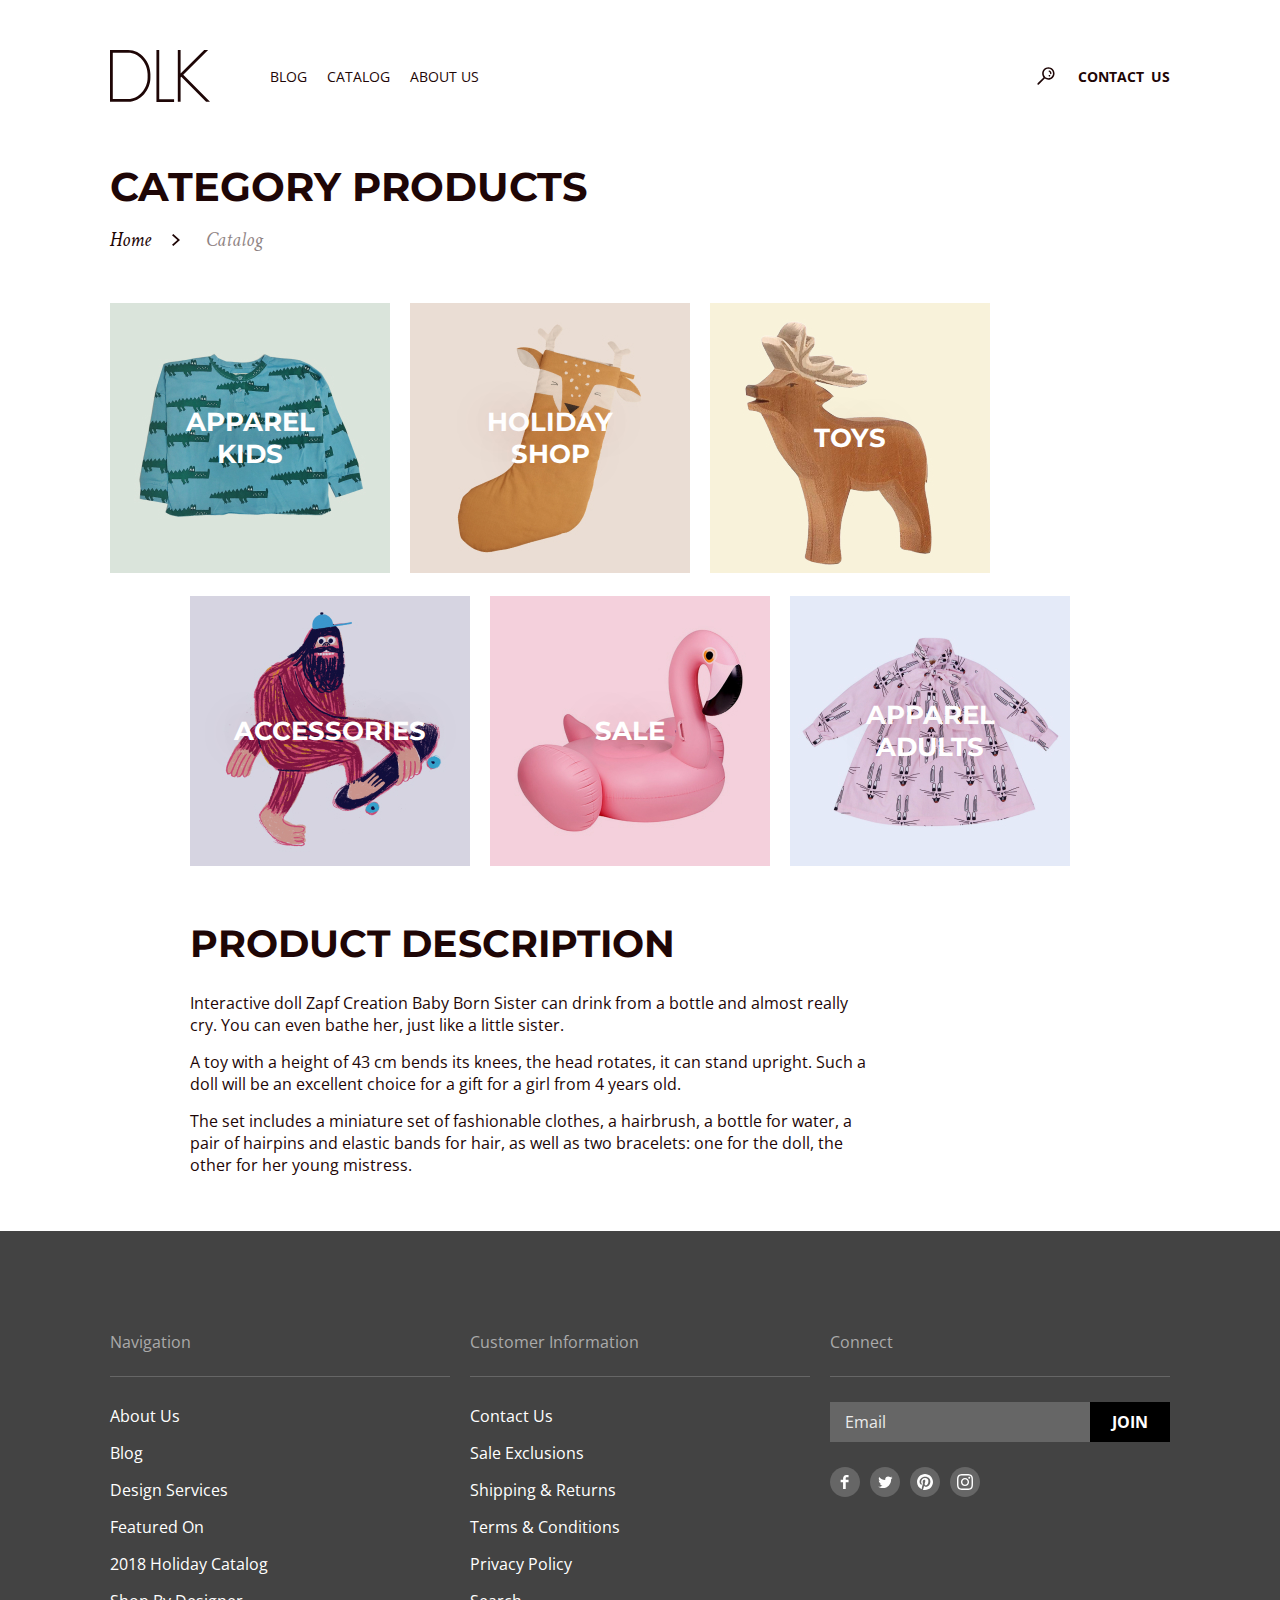
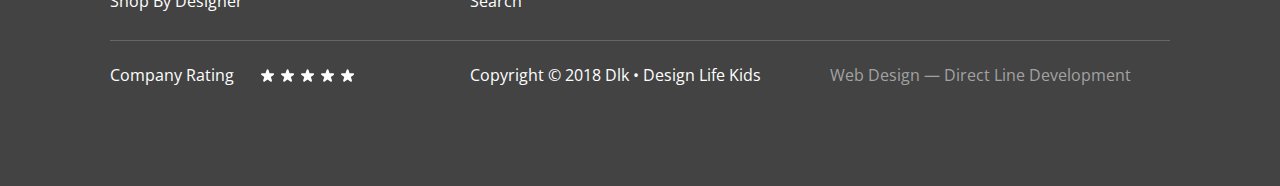
<file: catalog.html>
<!DOCTYPE html>
<html lang="en">

<head>
	<meta charset="UTF-8">
	<meta http-equiv="X-UA-Compatible" content="IE=edge">
	<meta name="viewport" content="width=device-width, initial-scale=1.0">
	<link rel="preconnect" href="https://fonts.googleapis.com">
	<link rel="preconnect" href="https://fonts.gstatic.com" crossorigin>
	<link rel="stylesheet"
		href="https://fonts.googleapis.com/css2?family=Crimson+Text:ital,wght@1,400;1,700&family=Montserrat:wght@200;700&family=Open+Sans:wght@400;700&display=swap">
	<link rel="stylesheet" href="css/normalize.mini.css">
	<link rel="stylesheet" href="css/common.mini.css">
	<link rel="stylesheet" href="css/catalog.mini.css">
	<title>Каталог</title>
</head>

<body>
	<div class="container">
		<header class="header">
			<a href="index.html" class="header__logo">
				<svg width="100" height="52" viewBox="0 0 100 52" fill="none" xmlns="http://www.w3.org/2000/svg">
					<path fill-rule="evenodd" clip-rule="evenodd"
						d="M0 0H18.1129C31.1202 0 40.4058 12.3713 40.4058 24.0356V27.7332C40.4058 39.3974 31.1202 51.7689 18.1129 51.7689H0V0ZM37.6192 24.0356C37.6192 13.5132 29.2167 2.77333 18.1129 2.77333H2.78661V48.9956H18.1129C29.2167 48.9956 37.6192 38.2557 37.6192 27.7333V24.0356Z"
						fill="#1E0606" />
					<path d="M46.4435 0H49.2301V49.2267H64.092V52H46.4435V0Z" fill="#1E0606" />
					<path
						d="M67.8074 0V51.7689H70.5941V27.3833L71.278 26.7025L96.0884 51.7689H100L73.2485 24.7414L98.1084 0H94.1675L70.5941 23.4612V0H67.8074Z"
						fill="#1E0606" />
				</svg>
			</a>
			<nav class="header__nav">
				<ul class="header__links undotted">
					<li class="header__item">
						<a href="blog.html">BLOG</a>
					</li>
					<li class="header__item">
						<a href="catalog.html">CATALOG</a>
					</li>
					<li class="header__item">
						<a href="#">ABOUT US</a>
					</li>
				</ul>
			</nav>
			<button type="button" class="header__search" aria-label="search button">
				<svg width="18" height="18" viewBox="0 0 18 18" fill="none" xmlns="http://www.w3.org/2000/svg">
					<path
						d="M11.3651 0.26001C7.94509 0.26001 5.16509 3.08001 5.16509 6.52001C5.16509 7.98001 5.6651 9.30002 6.4851 10.38L0.605098 16.32C0.265098 16.68 0.265098 17.24 0.605098 17.58C0.785098 17.76 1.0051 17.84 1.2251 17.84C1.4651 17.84 1.6851 17.76 1.8651 17.58L7.7451 11.62C8.7651 12.36 10.0051 12.78 11.3451 12.78C14.7651 12.78 17.5451 9.96001 17.5451 6.52001C17.5651 3.06001 14.7851 0.26001 11.3651 0.26001ZM11.3651 11.2C8.82509 11.2 6.76509 9.10001 6.76509 6.52001C6.76509 3.94001 8.82509 1.84001 11.3651 1.84001C13.9051 1.84001 15.9651 3.94001 15.9651 6.52001C15.9651 9.10001 13.9051 11.2 11.3651 11.2ZM14.4651 6.60001C14.4251 6.94001 14.1251 7.20001 13.7851 7.20001C13.7451 7.20001 13.7251 7.20001 13.6851 7.20001C13.3051 7.14001 13.0451 6.80001 13.0851 6.42001C13.2251 5.38001 12.0651 4.84001 12.0051 4.82001C11.6651 4.66001 11.5051 4.24001 11.6651 3.90001C11.8251 3.56001 12.2251 3.40001 12.5851 3.54001C12.6651 3.56001 14.7451 4.52001 14.4651 6.60001ZM13.0051 8.12001C13.1451 8.26001 13.2451 8.48002 13.2451 8.68002C13.2451 8.90002 13.1651 9.10001 13.0051 9.24002C12.8651 9.38002 12.6451 9.48002 12.4451 9.48002C12.2451 9.48002 12.0251 9.40001 11.8851 9.24002C11.7451 9.10001 11.6451 8.88002 11.6451 8.68002C11.6451 8.48002 11.7251 8.26001 11.8851 8.12001C12.0251 7.98001 12.2451 7.88002 12.4451 7.88002C12.6451 7.88002 12.8451 7.96001 13.0051 8.12001Z"
						fill="#1E0606" />
				</svg>
			</button>
			<a href="contact.html" class="header__contact">CONTACT US</a>
		</header>
		<main>
			<section class="products">
				<div class="breadcrumbs">
					<h1>Category Products</h1>
					<div class="breadcrumbs__links">
						<div class="breadcrumbs__link">
							<a href="index.html">Home</a>
						</div>
						<span>Catalog</span>
					</div>
				</div>
				<ul class="products__catalog undotted">
					<li class="products__item products__item_1">
						<a href="#">
							<h3>Apparel <br> kids</h3>
						</a>
					</li>
					<li class="products__item products__item_2">
						<a href="#">
							<h3>Holiday <br> shop</h3>
						</a>
					</li>
					<li class="products__item products__item_3">
						<a href="toys.html">
							<h3>Toys</h3>
						</a>
					</li>
				</ul>
				<div class="products__lower">
					<div class="products__box">
						<ul class="products__catalog undotted">
							<li class="products__item products__item_4">
								<a href="#">
									<h3>Accessories</h3>
								</a>
							</li>
							<li class="products__item products__item_5">
								<a href="#">
									<h3>Sale</h3>
								</a>
							</li>
							<li class="products__item products__item_6">
								<a href="#">
									<h3>Apparel adults</h3>
								</a>
							</li>
						</ul>
						<h2>Product Description</h2>
						<p>
							Interactive doll Zapf Creation Baby Born Sister can drink from a bottle and almost really
							cry.
							You
							can
							even bathe her, just like a little sister.
						</p>
						<p>
							A toy with a height of 43 cm bends its knees, the head rotates, it can stand upright. Such a
							doll
							will
							be
							an excellent choice for a gift for a girl from 4 years old.
						</p>
						<p>
							The set includes a miniature set of fashionable clothes, a hairbrush, a bottle for water, a
							pair
							of
							hairpins and elastic bands for hair, as well as two bracelets: one for the doll, the other
							for
							her
							young
							mistress.
						</p>
					</div>
				</div>
			</section>
		</main>
	</div>
	<footer class="footer">
		<div class="container">
			<div class="footer__upper">
				<nav class="footer__column">
					<h3>Navigation</h3>
					<ul class="footer__links undotted">
						<li>
							<a href="#">About Us</a>
						</li>
						<li>
							<a href="blog.html">Blog</a>
						</li>
						<li>
							<a href="#">Design Services</a>
						</li>
						<li>
							<a href="#">Featured On</a>
						</li>
						<li>
							<a href="#">2018 Holiday Catalog</a>
						</li>
						<li>
							<a href="#">Shop By Designer</a>
						</li>
					</ul>
				</nav>
				<div class="footer__column">
					<h3>Customer Information</h3>
					<ul class="footer__links undotted">
						<li>
							<a href="contact.html">Contact Us</a>
						</li>
						<li>
							<a href="#">Sale Exclusions </a>
						</li>
						<li>
							<a href="#">Shipping & Returns</a>
						</li>
						<li>
							<a href="#">Terms & Conditions</a>
						</li>
						<li>
							<a href="#">Privacy Policy</a>
						</li>
						<li>
							<a href="#">Search</a>
						</li>
					</ul>
				</div>
				<div class="footer__column footer__column_l">
					<h3>Connect</h3>
					<form action="#" method="POST" class="footer__form">
						<input type="email" placeholder="Email">
						<button type="submit" class="button footer__button">Join</button>
					</form>
					<ul class="footer__media undotted">
						<li>
							<a href="#" target="_blank" aria-label="facebook">
								<svg width="30" height="30" viewBox="0 0 30 30" fill="none" xmlns="http://www.w3.org/2000/svg">
									<path fill-rule="evenodd" clip-rule="evenodd"
										d="M0 15C0 6.71573 6.71573 0 15 0C23.2843 0 30 6.71573 30 15C30 23.2843 23.2843 30 15 30C6.71573 30 0 23.2843 0 15Z"
										fill="#666666" />
									<path fill-rule="evenodd" clip-rule="evenodd"
										d="M18.5527 10.3672H16.2967C16.0307 10.3672 15.7337 10.7172 15.7337 11.1852V12.8142H18.5527V15.1352H15.7337V22.1052H13.0707V15.1352H10.6577V12.8142H13.0707V11.4472C13.0707 9.48823 14.4317 7.89423 16.2967 7.89423H18.5527V10.3672Z"
										fill="white" />
								</svg>
							</a>
						</li>
						<li>
							<a href="#" target="_blank" aria-label="twitter">
								<svg width="30" height="30" viewBox="0 0 30 30" fill="none" xmlns="http://www.w3.org/2000/svg">
									<path fill-rule="evenodd" clip-rule="evenodd"
										d="M0 15C0 6.71573 6.71573 0 15 0C23.2843 0 30 6.71573 30 15C30 23.2843 23.2843 30 15 30C6.71573 30 0 23.2843 0 15Z"
										fill="#666666" />
									<path fill-rule="evenodd" clip-rule="evenodd"
										d="M21.1006 12.2891C21.1056 12.4161 21.1096 12.5431 21.1096 12.6721C21.1096 16.5761 18.1366 21.0781 12.7026 21.0781C11.0346 21.0781 9.48058 20.5881 8.17358 19.7501C8.40658 19.7771 8.64158 19.7911 8.87958 19.7911C10.2636 19.7911 11.5376 19.3181 12.5486 18.5251C11.2556 18.5021 10.1656 17.6481 9.78758 16.4751C9.96858 16.5101 10.1546 16.5271 10.3446 16.5271C10.6136 16.5271 10.8746 16.4921 11.1226 16.4241C9.77158 16.1521 8.75158 14.9591 8.75158 13.5271V13.4901C9.15058 13.7111 9.60758 13.8441 10.0916 13.8591C9.29858 13.3301 8.77758 12.4261 8.77758 11.4001C8.77758 10.8591 8.92258 10.3521 9.17658 9.91612C10.6326 11.7031 12.8106 12.8791 15.2656 13.0021C15.2156 12.7851 15.1906 12.5601 15.1906 12.3281C15.1906 10.6971 16.5126 9.37512 18.1446 9.37512C18.9936 9.37512 19.7616 9.73212 20.2996 10.3071C20.9736 10.1761 21.6056 9.93012 22.1766 9.59012C21.9556 10.2811 21.4886 10.8591 20.8766 11.2251C21.4746 11.1541 22.0446 10.9961 22.5756 10.7601C22.1776 11.3521 21.6776 11.8731 21.1006 12.2891Z"
										fill="white" />
								</svg>
							</a>
						</li>
						<li>
							<a href="#" target="_blank" aria-label="pinterest">
								<svg width="30" height="30" viewBox="0 0 30 30" fill="none" xmlns="http://www.w3.org/2000/svg">
									<path fill-rule="evenodd" clip-rule="evenodd"
										d="M0 15C0 6.71573 6.71573 0 15 0C23.2843 0 30 6.71573 30 15C30 23.2843 23.2843 30 15 30C6.71573 30 0 23.2843 0 15Z"
										fill="#666666" />
									<path fill-rule="evenodd" clip-rule="evenodd"
										d="M15.0005 7C10.5825 7 7 10.5816 7 15.0005C7 18.2754 8.97001 21.0902 11.7896 22.3273C11.767 21.7694 11.7858 21.0977 11.9279 20.49C12.0821 19.8408 12.9571 16.1313 12.9571 16.1313C12.9571 16.1313 12.7021 15.6205 12.7021 14.865C12.7021 13.6796 13.3898 12.7943 14.245 12.7943C14.9722 12.7943 15.3241 13.3409 15.3241 13.9957C15.3241 14.7267 14.8575 15.8208 14.6176 16.8341C14.4172 17.6836 15.0428 18.3751 15.8801 18.3751C17.3957 18.3751 18.4165 16.4286 18.4165 14.1218C18.4165 12.3691 17.2358 11.0567 15.088 11.0567C12.6617 11.0567 11.1498 12.8658 11.1498 14.8866C11.1498 15.5847 11.3549 16.0758 11.6767 16.4559C11.8253 16.6318 11.8451 16.7014 11.7914 16.9027C11.7538 17.0486 11.6654 17.4042 11.6287 17.5444C11.5751 17.7466 11.4114 17.82 11.2288 17.7448C10.1102 17.2885 9.58999 16.0645 9.58999 14.6881C9.58999 12.4161 11.5064 9.68972 15.3072 9.68972C18.3619 9.68972 20.3724 11.9015 20.3724 14.2732C20.3724 17.4117 18.6282 19.7562 16.0551 19.7562C15.1924 19.7562 14.3795 19.2895 14.1011 18.7599C14.1011 18.7599 13.6363 20.6029 13.5385 20.9585C13.3691 21.5747 13.037 22.1919 12.7332 22.6717C13.4529 22.8843 14.213 23 15.0005 23C19.4184 23 23 19.4184 23 15.0005C23 10.5816 19.4184 7 15.0005 7Z"
										fill="white" />
								</svg>
							</a>
						</li>
						<li>
							<a href="#" target="_blank" aria-label="instagram">
								<svg width="30" height="30" viewBox="0 0 30 30" fill="none" xmlns="http://www.w3.org/2000/svg">
									<path fill-rule="evenodd" clip-rule="evenodd"
										d="M0 15C0 6.71573 6.71573 0 15 0C23.2843 0 30 6.71573 30 15C30 23.2843 23.2843 30 15 30C6.71573 30 0 23.2843 0 15Z"
										fill="#666666" />
									<path fill-rule="evenodd" clip-rule="evenodd"
										d="M15 7C12.8273 7 12.5549 7.0092 11.7016 7.04813C10.8501 7.08697 10.2686 7.22223 9.7597 7.42C9.23363 7.62443 8.7875 7.89797 8.3427 8.3427C7.89797 8.7875 7.62443 9.23363 7.42 9.7597C7.22223 10.2686 7.08697 10.8501 7.04813 11.7016C7.0092 12.5549 7 12.8273 7 15C7 17.1727 7.0092 17.4451 7.04813 18.2984C7.08697 19.1499 7.22223 19.7314 7.42 20.2403C7.62443 20.7664 7.89797 21.2125 8.3427 21.6573C8.7875 22.102 9.23363 22.3756 9.7597 22.58C10.2686 22.7778 10.8501 22.913 11.7016 22.9519C12.5549 22.9908 12.8273 23 15 23C17.1727 23 17.4451 22.9908 18.2984 22.9519C19.1499 22.913 19.7314 22.7778 20.2403 22.58C20.7664 22.3756 21.2125 22.102 21.6573 21.6573C22.102 21.2125 22.3756 20.7664 22.58 20.2403C22.7778 19.7314 22.913 19.1499 22.9519 18.2984C22.9908 17.4451 23 17.1727 23 15C23 12.8273 22.9908 12.5549 22.9519 11.7016C22.913 10.8501 22.7778 10.2686 22.58 9.7597C22.3756 9.23363 22.102 8.7875 21.6573 8.3427C21.2125 7.89797 20.7664 7.62443 20.2403 7.42C19.7314 7.22223 19.1499 7.08697 18.2984 7.04813C17.4451 7.0092 17.1727 7 15 7ZM15 8.44143C17.1361 8.44143 17.3891 8.4496 18.2327 8.4881C19.0127 8.52367 19.4363 8.65397 19.7182 8.76353C20.0916 8.90867 20.3581 9.08203 20.638 9.362C20.918 9.6419 21.0913 9.9084 21.2365 10.2818C21.346 10.5637 21.4763 10.9873 21.5119 11.7673C21.5504 12.6109 21.5586 12.8639 21.5586 15C21.5586 17.1361 21.5504 17.3891 21.5119 18.2327C21.4763 19.0127 21.346 19.4363 21.2365 19.7182C21.0913 20.0916 20.918 20.3581 20.638 20.638C20.3581 20.918 20.0916 21.0913 19.7182 21.2365C19.4363 21.346 19.0127 21.4763 18.2327 21.5119C17.3892 21.5504 17.1363 21.5586 15 21.5586C12.8637 21.5586 12.6108 21.5504 11.7673 21.5119C10.9873 21.4763 10.5637 21.346 10.2818 21.2365C9.9084 21.0913 9.64193 20.918 9.36197 20.638C9.08207 20.3581 8.90867 20.0916 8.76353 19.7182C8.65397 19.4363 8.52367 19.0127 8.4881 18.2327C8.4496 17.3891 8.44143 17.1361 8.44143 15C8.44143 12.8639 8.4496 12.6109 8.4881 11.7673C8.52367 10.9873 8.65397 10.5637 8.76353 10.2818C8.90867 9.9084 9.08203 9.6419 9.36197 9.362C9.64193 9.08203 9.9084 8.90867 10.2818 8.76353C10.5637 8.65397 10.9873 8.52367 11.7673 8.4881C12.6109 8.4496 12.8639 8.44143 15 8.44143ZM10.8919 15C10.8919 12.7311 12.7311 10.8919 15 10.8919C17.2689 10.8919 19.1081 12.7311 19.1081 15C19.1081 17.2689 17.2689 19.1081 15 19.1081C12.7311 19.1081 10.8919 17.2689 10.8919 15ZM15 17.6667C13.5272 17.6667 12.3333 16.4728 12.3333 15C12.3333 13.5272 13.5272 12.3333 15 12.3333C16.4728 12.3333 17.6667 13.5272 17.6667 15C17.6667 16.4728 16.4728 17.6667 15 17.6667ZM19.2704 11.6896C19.8006 11.6896 20.2304 11.2598 20.2304 10.7296C20.2304 10.1994 19.8006 9.76957 19.2704 9.76957C18.7402 9.76957 18.3104 10.1994 18.3104 10.7296C18.3104 11.2598 18.7402 11.6896 19.2704 11.6896Z"
										fill="white" />
								</svg>
							</a>
						</li>
					</ul>
				</div>
			</div>
			<div class="footer__lower">
				<div class="footer__column footer__column_rate">
					<ul class="undotted">
						<li>
							<button type="button">
								<svg width="14" height="13" viewBox="0 0 14 13" fill="none" xmlns="http://www.w3.org/2000/svg">
									<path
										d="M5.60845 0.927052C5.9078 0.0057416 7.21121 0.00574088 7.51056 0.927052L8.58013 4.21885H12.0413C13.0101 4.21885 13.4128 5.45846 12.6291 6.02786L9.82895 8.06231L10.8985 11.3541C11.1979 12.2754 10.1434 13.0415 9.35968 12.4721L6.55951 10.4377L3.75934 12.4721C2.97563 13.0415 1.92115 12.2754 2.2205 11.3541L3.29007 8.06231L0.4899 6.02787C-0.293814 5.45846 0.108961 4.21885 1.07768 4.21885H4.53888L5.60845 0.927052Z"
										fill="white" />
								</svg>
							</button>
						</li>
						<li>
							<button type="button">
								<svg width="14" height="13" viewBox="0 0 14 13" fill="none" xmlns="http://www.w3.org/2000/svg">
									<path
										d="M5.60845 0.927052C5.9078 0.0057416 7.21121 0.00574088 7.51056 0.927052L8.58013 4.21885H12.0413C13.0101 4.21885 13.4128 5.45846 12.6291 6.02786L9.82895 8.06231L10.8985 11.3541C11.1979 12.2754 10.1434 13.0415 9.35968 12.4721L6.55951 10.4377L3.75934 12.4721C2.97563 13.0415 1.92115 12.2754 2.2205 11.3541L3.29007 8.06231L0.4899 6.02787C-0.293814 5.45846 0.108961 4.21885 1.07768 4.21885H4.53888L5.60845 0.927052Z"
										fill="white" />
								</svg>
							</button>
						</li>
						<li>
							<button type="button">
								<svg width="14" height="13" viewBox="0 0 14 13" fill="none" xmlns="http://www.w3.org/2000/svg">
									<path
										d="M5.60845 0.927052C5.9078 0.0057416 7.21121 0.00574088 7.51056 0.927052L8.58013 4.21885H12.0413C13.0101 4.21885 13.4128 5.45846 12.6291 6.02786L9.82895 8.06231L10.8985 11.3541C11.1979 12.2754 10.1434 13.0415 9.35968 12.4721L6.55951 10.4377L3.75934 12.4721C2.97563 13.0415 1.92115 12.2754 2.2205 11.3541L3.29007 8.06231L0.4899 6.02787C-0.293814 5.45846 0.108961 4.21885 1.07768 4.21885H4.53888L5.60845 0.927052Z"
										fill="white" />
								</svg>
							</button>
						</li>
						<li>
							<button type="button">
								<svg width="14" height="13" viewBox="0 0 14 13" fill="none" xmlns="http://www.w3.org/2000/svg">
									<path
										d="M5.60845 0.927052C5.9078 0.0057416 7.21121 0.00574088 7.51056 0.927052L8.58013 4.21885H12.0413C13.0101 4.21885 13.4128 5.45846 12.6291 6.02786L9.82895 8.06231L10.8985 11.3541C11.1979 12.2754 10.1434 13.0415 9.35968 12.4721L6.55951 10.4377L3.75934 12.4721C2.97563 13.0415 1.92115 12.2754 2.2205 11.3541L3.29007 8.06231L0.4899 6.02787C-0.293814 5.45846 0.108961 4.21885 1.07768 4.21885H4.53888L5.60845 0.927052Z"
										fill="white" />
								</svg>
							</button>
						</li>
						<li>
							<button type="button">
								<svg width="14" height="13" viewBox="0 0 14 13" fill="none" xmlns="http://www.w3.org/2000/svg">
									<path
										d="M5.60845 0.927052C5.9078 0.0057416 7.21121 0.00574088 7.51056 0.927052L8.58013 4.21885H12.0413C13.0101 4.21885 13.4128 5.45846 12.6291 6.02786L9.82895 8.06231L10.8985 11.3541C11.1979 12.2754 10.1434 13.0415 9.35968 12.4721L6.55951 10.4377L3.75934 12.4721C2.97563 13.0415 1.92115 12.2754 2.2205 11.3541L3.29007 8.06231L0.4899 6.02787C-0.293814 5.45846 0.108961 4.21885 1.07768 4.21885H4.53888L5.60845 0.927052Z"
										fill="white" />
								</svg>
							</button>
						</li>
					</ul>
					<p class="footer__rating">Company Rating</p>
				</div>
				<p class="footer__copyright footer__column">Copyright © 2018 Dlk • Design Life Kids</p>
				<a href="#" class="footer__column footer__column_l">Web Design — Direct Line Development</a>
			</div>
		</div>
	</footer>
</body>

</html>
</file>
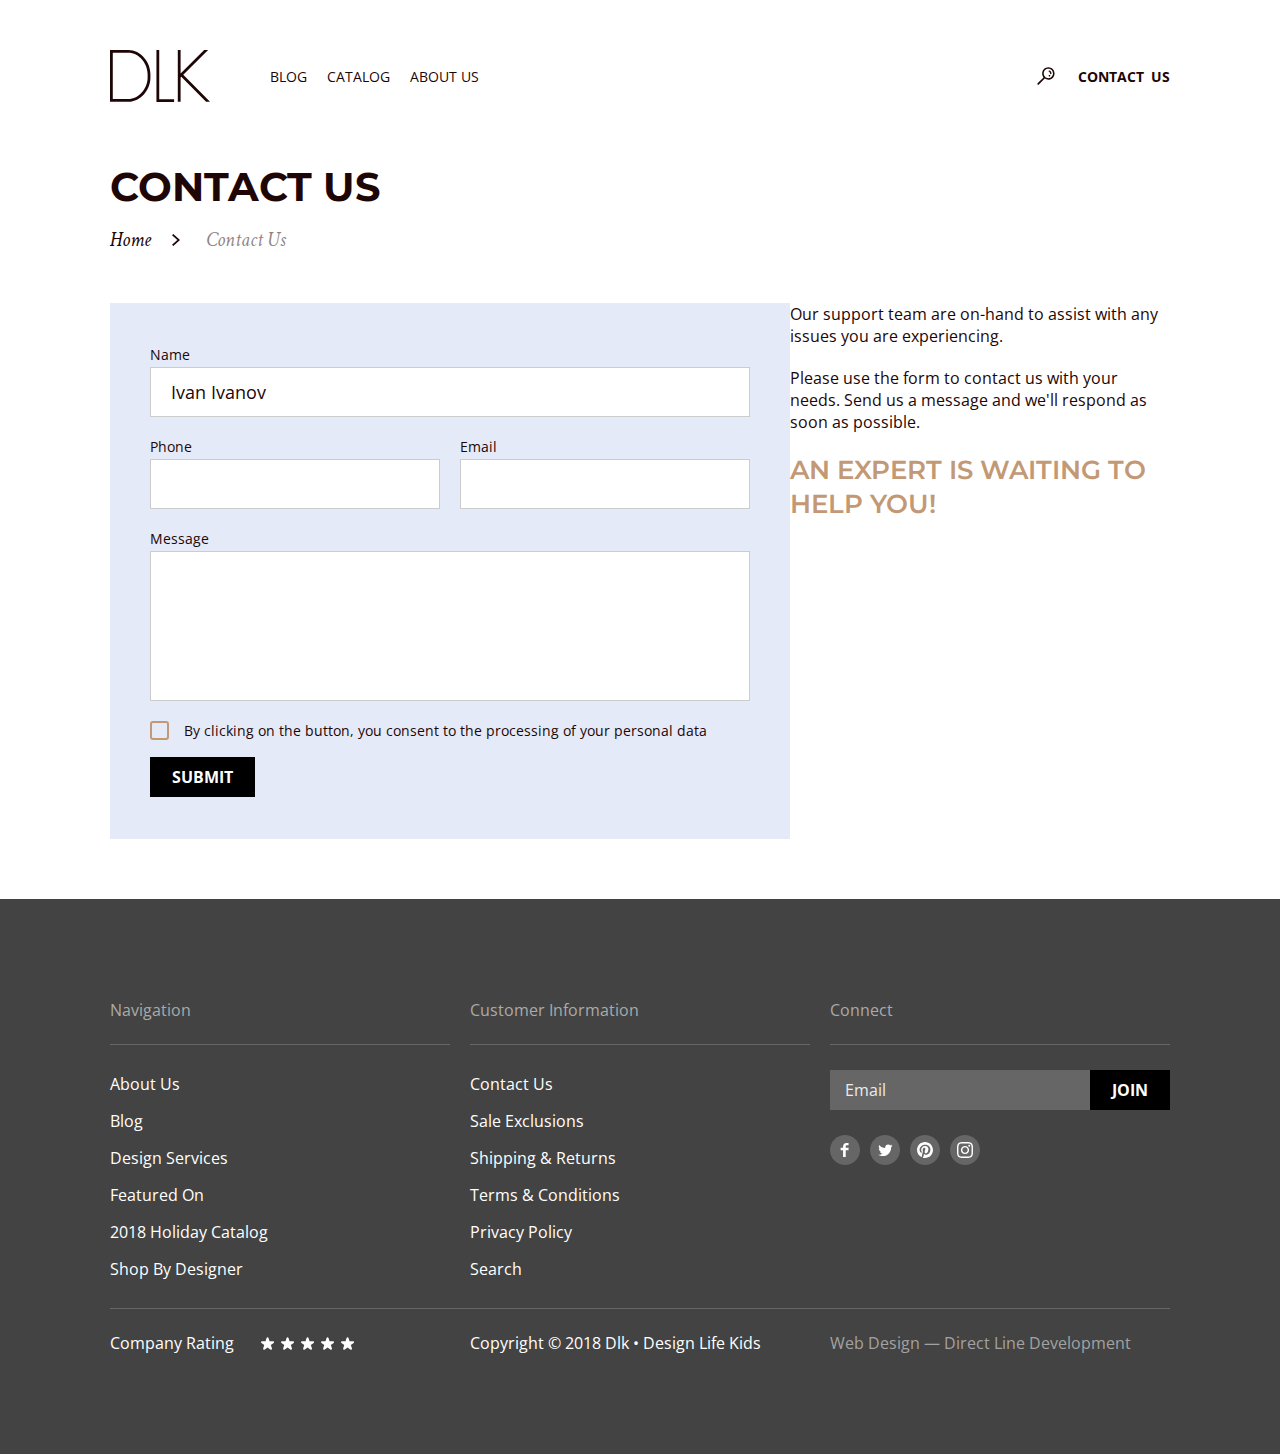
<file: contact.html>
<!DOCTYPE html>
<html lang="en">

<head>
	<meta charset="UTF-8">
	<meta http-equiv="X-UA-Compatible" content="IE=edge">
	<meta name="viewport" content="width=device-width, initial-scale=1.0">
	<link rel="preconnect" href="https://fonts.googleapis.com">
	<link rel="preconnect" href="https://fonts.gstatic.com" crossorigin>
	<link rel="stylesheet"
		href="https://fonts.googleapis.com/css2?family=Crimson+Text:ital,wght@1,400;1,700&family=Montserrat:wght@200;700&family=Open+Sans:wght@400;700&display=swap">
	<link rel="stylesheet" href="css/normalize.mini.css">
	<link rel="stylesheet" href="css/common.mini.css">
	<link rel="stylesheet" href="css/contact.mini.css">
	<title>Связь с нами</title>
</head>

<body>
	<div class="container">
		<header class="header">
			<a href="index.html" class="header__logo">
				<svg width="100" height="52" viewBox="0 0 100 52" fill="none" xmlns="http://www.w3.org/2000/svg">
					<path fill-rule="evenodd" clip-rule="evenodd"
						d="M0 0H18.1129C31.1202 0 40.4058 12.3713 40.4058 24.0356V27.7332C40.4058 39.3974 31.1202 51.7689 18.1129 51.7689H0V0ZM37.6192 24.0356C37.6192 13.5132 29.2167 2.77333 18.1129 2.77333H2.78661V48.9956H18.1129C29.2167 48.9956 37.6192 38.2557 37.6192 27.7333V24.0356Z"
						fill="#1E0606" />
					<path d="M46.4435 0H49.2301V49.2267H64.092V52H46.4435V0Z" fill="#1E0606" />
					<path
						d="M67.8074 0V51.7689H70.5941V27.3833L71.278 26.7025L96.0884 51.7689H100L73.2485 24.7414L98.1084 0H94.1675L70.5941 23.4612V0H67.8074Z"
						fill="#1E0606" />
				</svg>
			</a>
			<nav class="header__nav">
				<ul class="header__links undotted">
					<li class="header__item">
						<a href="blog.html">BLOG</a>
					</li>
					<li class="header__item">
						<a href="catalog.html">CATALOG</a>
					</li>
					<li class="header__item">
						<a href="#">ABOUT US</a>
					</li>
				</ul>
			</nav>
			<button type="button" class="header__search" aria-label="search button">
				<svg width="18" height="18" viewBox="0 0 18 18" fill="none" xmlns="http://www.w3.org/2000/svg">
					<path
						d="M11.3651 0.26001C7.94509 0.26001 5.16509 3.08001 5.16509 6.52001C5.16509 7.98001 5.6651 9.30002 6.4851 10.38L0.605098 16.32C0.265098 16.68 0.265098 17.24 0.605098 17.58C0.785098 17.76 1.0051 17.84 1.2251 17.84C1.4651 17.84 1.6851 17.76 1.8651 17.58L7.7451 11.62C8.7651 12.36 10.0051 12.78 11.3451 12.78C14.7651 12.78 17.5451 9.96001 17.5451 6.52001C17.5651 3.06001 14.7851 0.26001 11.3651 0.26001ZM11.3651 11.2C8.82509 11.2 6.76509 9.10001 6.76509 6.52001C6.76509 3.94001 8.82509 1.84001 11.3651 1.84001C13.9051 1.84001 15.9651 3.94001 15.9651 6.52001C15.9651 9.10001 13.9051 11.2 11.3651 11.2ZM14.4651 6.60001C14.4251 6.94001 14.1251 7.20001 13.7851 7.20001C13.7451 7.20001 13.7251 7.20001 13.6851 7.20001C13.3051 7.14001 13.0451 6.80001 13.0851 6.42001C13.2251 5.38001 12.0651 4.84001 12.0051 4.82001C11.6651 4.66001 11.5051 4.24001 11.6651 3.90001C11.8251 3.56001 12.2251 3.40001 12.5851 3.54001C12.6651 3.56001 14.7451 4.52001 14.4651 6.60001ZM13.0051 8.12001C13.1451 8.26001 13.2451 8.48002 13.2451 8.68002C13.2451 8.90002 13.1651 9.10001 13.0051 9.24002C12.8651 9.38002 12.6451 9.48002 12.4451 9.48002C12.2451 9.48002 12.0251 9.40001 11.8851 9.24002C11.7451 9.10001 11.6451 8.88002 11.6451 8.68002C11.6451 8.48002 11.7251 8.26001 11.8851 8.12001C12.0251 7.98001 12.2451 7.88002 12.4451 7.88002C12.6451 7.88002 12.8451 7.96001 13.0051 8.12001Z"
						fill="#1E0606" />
				</svg>
			</button>
			<span class="header__contact">CONTACT US</span>
		</header>
		<main>
			<section class="contact">
				<div class="breadcrumbs">
					<h1>Contact Us</h1>
					<div class="breadcrumbs__links">
						<div class="breadcrumbs__link">
							<a href="index.html">Home</a>
						</div>
						<span>Contact Us</span>
					</div>
				</div>
				<div class="contact__content">
					<form action="#" method="POST" class="form">
						<div class="form__item">
							<label for="contact_name">Name</label>
							<input type="text" id="contact_name" placeholder="Ivan Ivanov">
						</div>
						<div class="form__data">
							<div class="form__item form__phone">
								<label for="contact_phone">Phone</label>
								<input type="tel" id="contact_phone">
							</div>
							<div class="form__item">
								<label for="contact_email">Email</label>
								<input type="email" id="contact_email">
							</div>
						</div>
						<div class="form__item">
							<label for="contact_message">Message</label>
							<textarea id="contact_message"></textarea>
						</div>
						<div class="form__check">
							<input type="checkbox" id="contact_agreement" class="checkbox-input" required>
							<label for="contact_agreement" class="checkbox-label">By clicking on the button, you consent
								to the processing of
								your
								personal
								data</label>
						</div>
						<button type="submit" class="button">Submit</button>
					</form>
					<div class="contact__description">
						<p>
							Our support team are on-hand to assist with any issues you are experiencing.
						</p>
						<p>
							Please use the form to contact us with your needs. Send us a message and we'll respond as
							soon
							as
							possible.
						</p>
						<p class="gold">An expert is waiting to help you!</p>
					</div>
				</div>
			</section>
		</main>
	</div>
	<footer class="footer">
		<div class="container">
			<div class="footer__upper">
				<nav class="footer__column">
					<h3>Navigation</h3>
					<ul class="footer__links undotted">
						<li>
							<a href="#">About Us</a>
						</li>
						<li>
							<a href="blog.html">Blog</a>
						</li>
						<li>
							<a href="#">Design Services</a>
						</li>
						<li>
							<a href="#">Featured On</a>
						</li>
						<li>
							<a href="#">2018 Holiday Catalog</a>
						</li>
						<li>
							<a href="#">Shop By Designer</a>
						</li>
					</ul>
				</nav>
				<div class="footer__column">
					<h3>Customer Information</h3>
					<ul class="footer__links undotted">
						<li>
							<a href="contact.html">Contact Us</a>
						</li>
						<li>
							<a href="#">Sale Exclusions </a>
						</li>
						<li>
							<a href="#">Shipping & Returns</a>
						</li>
						<li>
							<a href="#">Terms & Conditions</a>
						</li>
						<li>
							<a href="#">Privacy Policy</a>
						</li>
						<li>
							<a href="#">Search</a>
						</li>
					</ul>
				</div>
				<div class="footer__column footer__column_l">
					<h3>Connect</h3>
					<form action="#" method="POST" class="footer__form">
						<input type="email" placeholder="Email">
						<button type="submit" class="button footer__button">Join</button>
					</form>
					<ul class="footer__media undotted">
						<li>
							<a href="#" target="_blank" aria-label="facebook">
								<svg width="30" height="30" viewBox="0 0 30 30" fill="none" xmlns="http://www.w3.org/2000/svg">
									<path fill-rule="evenodd" clip-rule="evenodd"
										d="M0 15C0 6.71573 6.71573 0 15 0C23.2843 0 30 6.71573 30 15C30 23.2843 23.2843 30 15 30C6.71573 30 0 23.2843 0 15Z"
										fill="#666666" />
									<path fill-rule="evenodd" clip-rule="evenodd"
										d="M18.5527 10.3672H16.2967C16.0307 10.3672 15.7337 10.7172 15.7337 11.1852V12.8142H18.5527V15.1352H15.7337V22.1052H13.0707V15.1352H10.6577V12.8142H13.0707V11.4472C13.0707 9.48823 14.4317 7.89423 16.2967 7.89423H18.5527V10.3672Z"
										fill="white" />
								</svg>
							</a>
						</li>
						<li>
							<a href="#" target="_blank" aria-label="twitter">
								<svg width="30" height="30" viewBox="0 0 30 30" fill="none" xmlns="http://www.w3.org/2000/svg">
									<path fill-rule="evenodd" clip-rule="evenodd"
										d="M0 15C0 6.71573 6.71573 0 15 0C23.2843 0 30 6.71573 30 15C30 23.2843 23.2843 30 15 30C6.71573 30 0 23.2843 0 15Z"
										fill="#666666" />
									<path fill-rule="evenodd" clip-rule="evenodd"
										d="M21.1006 12.2891C21.1056 12.4161 21.1096 12.5431 21.1096 12.6721C21.1096 16.5761 18.1366 21.0781 12.7026 21.0781C11.0346 21.0781 9.48058 20.5881 8.17358 19.7501C8.40658 19.7771 8.64158 19.7911 8.87958 19.7911C10.2636 19.7911 11.5376 19.3181 12.5486 18.5251C11.2556 18.5021 10.1656 17.6481 9.78758 16.4751C9.96858 16.5101 10.1546 16.5271 10.3446 16.5271C10.6136 16.5271 10.8746 16.4921 11.1226 16.4241C9.77158 16.1521 8.75158 14.9591 8.75158 13.5271V13.4901C9.15058 13.7111 9.60758 13.8441 10.0916 13.8591C9.29858 13.3301 8.77758 12.4261 8.77758 11.4001C8.77758 10.8591 8.92258 10.3521 9.17658 9.91612C10.6326 11.7031 12.8106 12.8791 15.2656 13.0021C15.2156 12.7851 15.1906 12.5601 15.1906 12.3281C15.1906 10.6971 16.5126 9.37512 18.1446 9.37512C18.9936 9.37512 19.7616 9.73212 20.2996 10.3071C20.9736 10.1761 21.6056 9.93012 22.1766 9.59012C21.9556 10.2811 21.4886 10.8591 20.8766 11.2251C21.4746 11.1541 22.0446 10.9961 22.5756 10.7601C22.1776 11.3521 21.6776 11.8731 21.1006 12.2891Z"
										fill="white" />
								</svg>
							</a>
						</li>
						<li>
							<a href="#" target="_blank" aria-label="pinterest">
								<svg width="30" height="30" viewBox="0 0 30 30" fill="none" xmlns="http://www.w3.org/2000/svg">
									<path fill-rule="evenodd" clip-rule="evenodd"
										d="M0 15C0 6.71573 6.71573 0 15 0C23.2843 0 30 6.71573 30 15C30 23.2843 23.2843 30 15 30C6.71573 30 0 23.2843 0 15Z"
										fill="#666666" />
									<path fill-rule="evenodd" clip-rule="evenodd"
										d="M15.0005 7C10.5825 7 7 10.5816 7 15.0005C7 18.2754 8.97001 21.0902 11.7896 22.3273C11.767 21.7694 11.7858 21.0977 11.9279 20.49C12.0821 19.8408 12.9571 16.1313 12.9571 16.1313C12.9571 16.1313 12.7021 15.6205 12.7021 14.865C12.7021 13.6796 13.3898 12.7943 14.245 12.7943C14.9722 12.7943 15.3241 13.3409 15.3241 13.9957C15.3241 14.7267 14.8575 15.8208 14.6176 16.8341C14.4172 17.6836 15.0428 18.3751 15.8801 18.3751C17.3957 18.3751 18.4165 16.4286 18.4165 14.1218C18.4165 12.3691 17.2358 11.0567 15.088 11.0567C12.6617 11.0567 11.1498 12.8658 11.1498 14.8866C11.1498 15.5847 11.3549 16.0758 11.6767 16.4559C11.8253 16.6318 11.8451 16.7014 11.7914 16.9027C11.7538 17.0486 11.6654 17.4042 11.6287 17.5444C11.5751 17.7466 11.4114 17.82 11.2288 17.7448C10.1102 17.2885 9.58999 16.0645 9.58999 14.6881C9.58999 12.4161 11.5064 9.68972 15.3072 9.68972C18.3619 9.68972 20.3724 11.9015 20.3724 14.2732C20.3724 17.4117 18.6282 19.7562 16.0551 19.7562C15.1924 19.7562 14.3795 19.2895 14.1011 18.7599C14.1011 18.7599 13.6363 20.6029 13.5385 20.9585C13.3691 21.5747 13.037 22.1919 12.7332 22.6717C13.4529 22.8843 14.213 23 15.0005 23C19.4184 23 23 19.4184 23 15.0005C23 10.5816 19.4184 7 15.0005 7Z"
										fill="white" />
								</svg>
							</a>
						</li>
						<li>
							<a href="#" target="_blank" aria-label="instagram">
								<svg width="30" height="30" viewBox="0 0 30 30" fill="none" xmlns="http://www.w3.org/2000/svg">
									<path fill-rule="evenodd" clip-rule="evenodd"
										d="M0 15C0 6.71573 6.71573 0 15 0C23.2843 0 30 6.71573 30 15C30 23.2843 23.2843 30 15 30C6.71573 30 0 23.2843 0 15Z"
										fill="#666666" />
									<path fill-rule="evenodd" clip-rule="evenodd"
										d="M15 7C12.8273 7 12.5549 7.0092 11.7016 7.04813C10.8501 7.08697 10.2686 7.22223 9.7597 7.42C9.23363 7.62443 8.7875 7.89797 8.3427 8.3427C7.89797 8.7875 7.62443 9.23363 7.42 9.7597C7.22223 10.2686 7.08697 10.8501 7.04813 11.7016C7.0092 12.5549 7 12.8273 7 15C7 17.1727 7.0092 17.4451 7.04813 18.2984C7.08697 19.1499 7.22223 19.7314 7.42 20.2403C7.62443 20.7664 7.89797 21.2125 8.3427 21.6573C8.7875 22.102 9.23363 22.3756 9.7597 22.58C10.2686 22.7778 10.8501 22.913 11.7016 22.9519C12.5549 22.9908 12.8273 23 15 23C17.1727 23 17.4451 22.9908 18.2984 22.9519C19.1499 22.913 19.7314 22.7778 20.2403 22.58C20.7664 22.3756 21.2125 22.102 21.6573 21.6573C22.102 21.2125 22.3756 20.7664 22.58 20.2403C22.7778 19.7314 22.913 19.1499 22.9519 18.2984C22.9908 17.4451 23 17.1727 23 15C23 12.8273 22.9908 12.5549 22.9519 11.7016C22.913 10.8501 22.7778 10.2686 22.58 9.7597C22.3756 9.23363 22.102 8.7875 21.6573 8.3427C21.2125 7.89797 20.7664 7.62443 20.2403 7.42C19.7314 7.22223 19.1499 7.08697 18.2984 7.04813C17.4451 7.0092 17.1727 7 15 7ZM15 8.44143C17.1361 8.44143 17.3891 8.4496 18.2327 8.4881C19.0127 8.52367 19.4363 8.65397 19.7182 8.76353C20.0916 8.90867 20.3581 9.08203 20.638 9.362C20.918 9.6419 21.0913 9.9084 21.2365 10.2818C21.346 10.5637 21.4763 10.9873 21.5119 11.7673C21.5504 12.6109 21.5586 12.8639 21.5586 15C21.5586 17.1361 21.5504 17.3891 21.5119 18.2327C21.4763 19.0127 21.346 19.4363 21.2365 19.7182C21.0913 20.0916 20.918 20.3581 20.638 20.638C20.3581 20.918 20.0916 21.0913 19.7182 21.2365C19.4363 21.346 19.0127 21.4763 18.2327 21.5119C17.3892 21.5504 17.1363 21.5586 15 21.5586C12.8637 21.5586 12.6108 21.5504 11.7673 21.5119C10.9873 21.4763 10.5637 21.346 10.2818 21.2365C9.9084 21.0913 9.64193 20.918 9.36197 20.638C9.08207 20.3581 8.90867 20.0916 8.76353 19.7182C8.65397 19.4363 8.52367 19.0127 8.4881 18.2327C8.4496 17.3891 8.44143 17.1361 8.44143 15C8.44143 12.8639 8.4496 12.6109 8.4881 11.7673C8.52367 10.9873 8.65397 10.5637 8.76353 10.2818C8.90867 9.9084 9.08203 9.6419 9.36197 9.362C9.64193 9.08203 9.9084 8.90867 10.2818 8.76353C10.5637 8.65397 10.9873 8.52367 11.7673 8.4881C12.6109 8.4496 12.8639 8.44143 15 8.44143ZM10.8919 15C10.8919 12.7311 12.7311 10.8919 15 10.8919C17.2689 10.8919 19.1081 12.7311 19.1081 15C19.1081 17.2689 17.2689 19.1081 15 19.1081C12.7311 19.1081 10.8919 17.2689 10.8919 15ZM15 17.6667C13.5272 17.6667 12.3333 16.4728 12.3333 15C12.3333 13.5272 13.5272 12.3333 15 12.3333C16.4728 12.3333 17.6667 13.5272 17.6667 15C17.6667 16.4728 16.4728 17.6667 15 17.6667ZM19.2704 11.6896C19.8006 11.6896 20.2304 11.2598 20.2304 10.7296C20.2304 10.1994 19.8006 9.76957 19.2704 9.76957C18.7402 9.76957 18.3104 10.1994 18.3104 10.7296C18.3104 11.2598 18.7402 11.6896 19.2704 11.6896Z"
										fill="white" />
								</svg>
							</a>
						</li>
					</ul>
				</div>
			</div>
			<div class="footer__lower">
				<div class="footer__column footer__column_rate">
					<ul class="undotted">
						<li>
							<button type="button">
								<svg width="14" height="13" viewBox="0 0 14 13" fill="none" xmlns="http://www.w3.org/2000/svg">
									<path
										d="M5.60845 0.927052C5.9078 0.0057416 7.21121 0.00574088 7.51056 0.927052L8.58013 4.21885H12.0413C13.0101 4.21885 13.4128 5.45846 12.6291 6.02786L9.82895 8.06231L10.8985 11.3541C11.1979 12.2754 10.1434 13.0415 9.35968 12.4721L6.55951 10.4377L3.75934 12.4721C2.97563 13.0415 1.92115 12.2754 2.2205 11.3541L3.29007 8.06231L0.4899 6.02787C-0.293814 5.45846 0.108961 4.21885 1.07768 4.21885H4.53888L5.60845 0.927052Z"
										fill="white" />
								</svg>
							</button>
						</li>
						<li>
							<button type="button">
								<svg width="14" height="13" viewBox="0 0 14 13" fill="none" xmlns="http://www.w3.org/2000/svg">
									<path
										d="M5.60845 0.927052C5.9078 0.0057416 7.21121 0.00574088 7.51056 0.927052L8.58013 4.21885H12.0413C13.0101 4.21885 13.4128 5.45846 12.6291 6.02786L9.82895 8.06231L10.8985 11.3541C11.1979 12.2754 10.1434 13.0415 9.35968 12.4721L6.55951 10.4377L3.75934 12.4721C2.97563 13.0415 1.92115 12.2754 2.2205 11.3541L3.29007 8.06231L0.4899 6.02787C-0.293814 5.45846 0.108961 4.21885 1.07768 4.21885H4.53888L5.60845 0.927052Z"
										fill="white" />
								</svg>
							</button>
						</li>
						<li>
							<button type="button">
								<svg width="14" height="13" viewBox="0 0 14 13" fill="none" xmlns="http://www.w3.org/2000/svg">
									<path
										d="M5.60845 0.927052C5.9078 0.0057416 7.21121 0.00574088 7.51056 0.927052L8.58013 4.21885H12.0413C13.0101 4.21885 13.4128 5.45846 12.6291 6.02786L9.82895 8.06231L10.8985 11.3541C11.1979 12.2754 10.1434 13.0415 9.35968 12.4721L6.55951 10.4377L3.75934 12.4721C2.97563 13.0415 1.92115 12.2754 2.2205 11.3541L3.29007 8.06231L0.4899 6.02787C-0.293814 5.45846 0.108961 4.21885 1.07768 4.21885H4.53888L5.60845 0.927052Z"
										fill="white" />
								</svg>
							</button>
						</li>
						<li>
							<button type="button">
								<svg width="14" height="13" viewBox="0 0 14 13" fill="none" xmlns="http://www.w3.org/2000/svg">
									<path
										d="M5.60845 0.927052C5.9078 0.0057416 7.21121 0.00574088 7.51056 0.927052L8.58013 4.21885H12.0413C13.0101 4.21885 13.4128 5.45846 12.6291 6.02786L9.82895 8.06231L10.8985 11.3541C11.1979 12.2754 10.1434 13.0415 9.35968 12.4721L6.55951 10.4377L3.75934 12.4721C2.97563 13.0415 1.92115 12.2754 2.2205 11.3541L3.29007 8.06231L0.4899 6.02787C-0.293814 5.45846 0.108961 4.21885 1.07768 4.21885H4.53888L5.60845 0.927052Z"
										fill="white" />
								</svg>
							</button>
						</li>
						<li>
							<button type="button">
								<svg width="14" height="13" viewBox="0 0 14 13" fill="none" xmlns="http://www.w3.org/2000/svg">
									<path
										d="M5.60845 0.927052C5.9078 0.0057416 7.21121 0.00574088 7.51056 0.927052L8.58013 4.21885H12.0413C13.0101 4.21885 13.4128 5.45846 12.6291 6.02786L9.82895 8.06231L10.8985 11.3541C11.1979 12.2754 10.1434 13.0415 9.35968 12.4721L6.55951 10.4377L3.75934 12.4721C2.97563 13.0415 1.92115 12.2754 2.2205 11.3541L3.29007 8.06231L0.4899 6.02787C-0.293814 5.45846 0.108961 4.21885 1.07768 4.21885H4.53888L5.60845 0.927052Z"
										fill="white" />
								</svg>
							</button>
						</li>
					</ul>
					<p class="footer__rating">Company Rating</p>
				</div>
				<p class="footer__copyright footer__column">Copyright © 2018 Dlk • Design Life Kids</p>
				<a href="#" class="footer__column footer__column_l">Web Design — Direct Line Development</a>
			</div>
		</div>
	</footer>
</body>

</html>
</file>
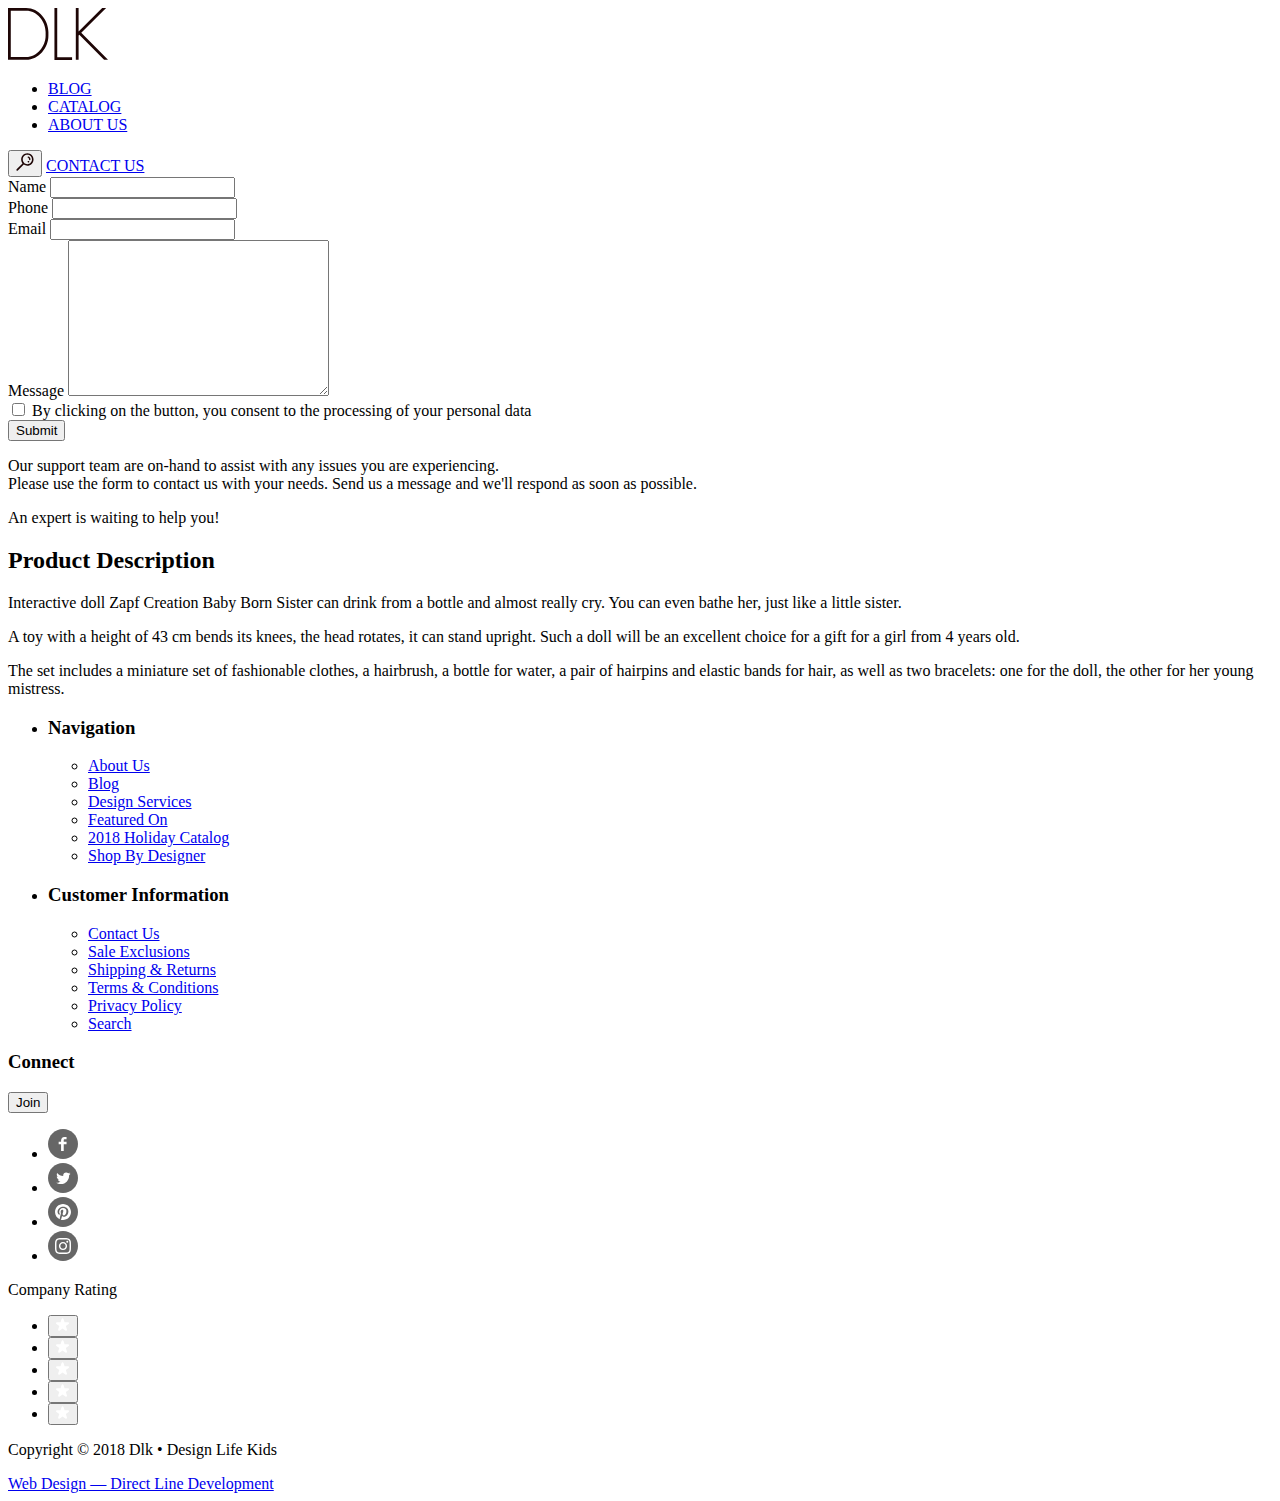
<file: contantus.html>
<!DOCTYPE html>
<html lang="en">

<head>
	<meta charset="UTF-8">
	<meta http-equiv="X-UA-Compatible" content="IE=edge">
	<meta name="viewport" content="width=device-width, initial-scale=1.0">
	<title>Связь с нами</title>
</head>

<body>
	<header>
		<a href="index.html" class="logo">
			<svg width="100" height="52" viewBox="0 0 100 52" fill="none" xmlns="http://www.w3.org/2000/svg">
				<path fill-rule="evenodd" clip-rule="evenodd"
					d="M0 0H18.1129C31.1202 0 40.4058 12.3713 40.4058 24.0356V27.7332C40.4058 39.3974 31.1202 51.7689 18.1129 51.7689H0V0ZM37.6192 24.0356C37.6192 13.5132 29.2167 2.77333 18.1129 2.77333H2.78661V48.9956H18.1129C29.2167 48.9956 37.6192 38.2557 37.6192 27.7333V24.0356Z"
					fill="#1E0606" />
				<path d="M46.4435 0H49.2301V49.2267H64.092V52H46.4435V0Z" fill="#1E0606" />
				<path
					d="M67.8074 0V51.7689H70.5941V27.3833L71.278 26.7025L96.0884 51.7689H100L73.2485 24.7414L98.1084 0H94.1675L70.5941 23.4612V0H67.8074Z"
					fill="#1E0606" />
			</svg>
		</a>
		<nav>
			<ul>
				<li>
					<a href="#">BLOG</a>
				</li>
				<li>
					<a href="catalog.html">CATALOG</a>
				</li>
				<li>
					<a href="#">ABOUT US</a>
				</li>
			</ul>
		</nav>
		<button type="button">
			<svg width="18" height="18" viewBox="0 0 18 18" fill="none" xmlns="http://www.w3.org/2000/svg">
				<path
					d="M11.3651 0.26001C7.94509 0.26001 5.16509 3.08001 5.16509 6.52001C5.16509 7.98001 5.6651 9.30002 6.4851 10.38L0.605098 16.32C0.265098 16.68 0.265098 17.24 0.605098 17.58C0.785098 17.76 1.0051 17.84 1.2251 17.84C1.4651 17.84 1.6851 17.76 1.8651 17.58L7.7451 11.62C8.7651 12.36 10.0051 12.78 11.3451 12.78C14.7651 12.78 17.5451 9.96001 17.5451 6.52001C17.5651 3.06001 14.7851 0.26001 11.3651 0.26001ZM11.3651 11.2C8.82509 11.2 6.76509 9.10001 6.76509 6.52001C6.76509 3.94001 8.82509 1.84001 11.3651 1.84001C13.9051 1.84001 15.9651 3.94001 15.9651 6.52001C15.9651 9.10001 13.9051 11.2 11.3651 11.2ZM14.4651 6.60001C14.4251 6.94001 14.1251 7.20001 13.7851 7.20001C13.7451 7.20001 13.7251 7.20001 13.6851 7.20001C13.3051 7.14001 13.0451 6.80001 13.0851 6.42001C13.2251 5.38001 12.0651 4.84001 12.0051 4.82001C11.6651 4.66001 11.5051 4.24001 11.6651 3.90001C11.8251 3.56001 12.2251 3.40001 12.5851 3.54001C12.6651 3.56001 14.7451 4.52001 14.4651 6.60001ZM13.0051 8.12001C13.1451 8.26001 13.2451 8.48002 13.2451 8.68002C13.2451 8.90002 13.1651 9.10001 13.0051 9.24002C12.8651 9.38002 12.6451 9.48002 12.4451 9.48002C12.2451 9.48002 12.0251 9.40001 11.8851 9.24002C11.7451 9.10001 11.6451 8.88002 11.6451 8.68002C11.6451 8.48002 11.7251 8.26001 11.8851 8.12001C12.0251 7.98001 12.2451 7.88002 12.4451 7.88002C12.6451 7.88002 12.8451 7.96001 13.0051 8.12001Z"
					fill="#1E0606" />
			</svg>
		</button>
		<a href="contantus.html">CONTACT US</a>
	</header>
	<main>
		<section class="form">
			<form action="#" method="POST">
				<div>
					<label for="contact_name">Name</label>
					<input type="text" id="contact_name">
				</div>
				<div>
					<div>
						<label for="contact_phone">Phone</label>
						<input type="tel" id="contact_phone">
					</div>
					<div>
						<label for="contact_email">Email</label>
						<input type="email" id="contact_email">
					</div>
				</div>
				<div>
					<label for="contact_message">Message</label>
					<textarea id="contact_message" cols="30" rows="10"></textarea>
				</div>
				<div>
					<input type="checkbox" id="contact_agreement">
					<label for="contact_agreement">By clicking on the button, you consent to the processing of your
						personal
						data</label>
				</div>
				<button type="submit">Submit</button>
			</form>
			<div>
				<p>Our support team are on-hand to assist with any issues you are experiencing. <br>
					Please use the form to contact us with your needs. Send us a message and we'll respond as soon as
					possible.
				</p>
				<p class="gold">An expert is waiting to help you!</p>
			</div>
		</section>
		<section class="description">
			<h2>Product Description</h2>
			<p>Interactive doll Zapf Creation Baby Born Sister can drink from a bottle and almost really cry. You can
				even bathe her, just like a little sister.</p>
			<p>A toy with a height of 43 cm bends its knees, the head rotates, it can stand upright. Such a doll will be
				an excellent choice for a gift for a girl from 4 years old.</p>
			<p>The set includes a miniature set of fashionable clothes, a hairbrush, a bottle for water, a pair of
				hairpins and elastic bands for hair, as well as two bracelets: one for the doll, the other for her young
				mistress.</p>
		</section>
	</main>
	<footer class="footer">
		<ul>
			<li>
				<nav>
					<h3>Navigation</h3>
					<ul>
						<li>
							<a href="#">
								About Us
							</a>
						</li>
						<li>
							<a href="#">
								Blog
							</a>
						</li>
						<li>
							<a href="#">
								Design Services
							</a>
						</li>
						<li>
							<a href="#">
								Featured On
							</a>
						</li>
						<li>
							<a href="#">
								2018 Holiday Catalog
							</a>
						</li>
						<li>
							<a href="#">
								Shop By Designer
							</a>
						</li>
					</ul>
				</nav>
			</li>
			<li>
				<h3>Customer Information</h3>
				<ul>
					<li>
						<a href="#">
							Contact Us
						</a>
					</li>
					<li>
						<a href="#">
							Sale Exclusions
						</a>
					</li>
					<li>
						<a href="#">
							Shipping & Returns
						</a>
					</li>
					<li>
						<a href="#">
							Terms & Conditions
						</a>
					</li>
					<li>
						<a href="#">
							Privacy Policy
						</a>
					</li>
					<li>
						<a href="#">
							Search
						</a>
					</li>
				</ul>
			</li>
		</ul>
		<div class="subscription">
			<h3>Connect</h3>
			<button type="button" class="button footer__button">Join</button>
			<ul>
				<li>
					<a href="#" target="_blank">
						<svg width="30" height="30" viewBox="0 0 30 30" fill="none" xmlns="http://www.w3.org/2000/svg">
							<path fill-rule="evenodd" clip-rule="evenodd"
								d="M0 15C0 6.71573 6.71573 0 15 0C23.2843 0 30 6.71573 30 15C30 23.2843 23.2843 30 15 30C6.71573 30 0 23.2843 0 15Z"
								fill="#666666" />
							<path fill-rule="evenodd" clip-rule="evenodd"
								d="M18.5527 10.3672H16.2967C16.0307 10.3672 15.7337 10.7172 15.7337 11.1852V12.8142H18.5527V15.1352H15.7337V22.1052H13.0707V15.1352H10.6577V12.8142H13.0707V11.4472C13.0707 9.48823 14.4317 7.89423 16.2967 7.89423H18.5527V10.3672Z"
								fill="white" />
						</svg>
					</a>
				</li>
				<li>
					<a href="#" target="_blank">
						<svg width="30" height="30" viewBox="0 0 30 30" fill="none" xmlns="http://www.w3.org/2000/svg">
							<path fill-rule="evenodd" clip-rule="evenodd"
								d="M0 15C0 6.71573 6.71573 0 15 0C23.2843 0 30 6.71573 30 15C30 23.2843 23.2843 30 15 30C6.71573 30 0 23.2843 0 15Z"
								fill="#666666" />
							<path fill-rule="evenodd" clip-rule="evenodd"
								d="M21.1006 12.2891C21.1056 12.4161 21.1096 12.5431 21.1096 12.6721C21.1096 16.5761 18.1366 21.0781 12.7026 21.0781C11.0346 21.0781 9.48058 20.5881 8.17358 19.7501C8.40658 19.7771 8.64158 19.7911 8.87958 19.7911C10.2636 19.7911 11.5376 19.3181 12.5486 18.5251C11.2556 18.5021 10.1656 17.6481 9.78758 16.4751C9.96858 16.5101 10.1546 16.5271 10.3446 16.5271C10.6136 16.5271 10.8746 16.4921 11.1226 16.4241C9.77158 16.1521 8.75158 14.9591 8.75158 13.5271V13.4901C9.15058 13.7111 9.60758 13.8441 10.0916 13.8591C9.29858 13.3301 8.77758 12.4261 8.77758 11.4001C8.77758 10.8591 8.92258 10.3521 9.17658 9.91612C10.6326 11.7031 12.8106 12.8791 15.2656 13.0021C15.2156 12.7851 15.1906 12.5601 15.1906 12.3281C15.1906 10.6971 16.5126 9.37512 18.1446 9.37512C18.9936 9.37512 19.7616 9.73212 20.2996 10.3071C20.9736 10.1761 21.6056 9.93012 22.1766 9.59012C21.9556 10.2811 21.4886 10.8591 20.8766 11.2251C21.4746 11.1541 22.0446 10.9961 22.5756 10.7601C22.1776 11.3521 21.6776 11.8731 21.1006 12.2891Z"
								fill="white" />
						</svg>
					</a>
				</li>
				<li>
					<a href="#" target="_blank">
						<svg width="30" height="30" viewBox="0 0 30 30" fill="none" xmlns="http://www.w3.org/2000/svg">
							<path fill-rule="evenodd" clip-rule="evenodd"
								d="M0 15C0 6.71573 6.71573 0 15 0C23.2843 0 30 6.71573 30 15C30 23.2843 23.2843 30 15 30C6.71573 30 0 23.2843 0 15Z"
								fill="#666666" />
							<path fill-rule="evenodd" clip-rule="evenodd"
								d="M15.0005 7C10.5825 7 7 10.5816 7 15.0005C7 18.2754 8.97001 21.0902 11.7896 22.3273C11.767 21.7694 11.7858 21.0977 11.9279 20.49C12.0821 19.8408 12.9571 16.1313 12.9571 16.1313C12.9571 16.1313 12.7021 15.6205 12.7021 14.865C12.7021 13.6796 13.3898 12.7943 14.245 12.7943C14.9722 12.7943 15.3241 13.3409 15.3241 13.9957C15.3241 14.7267 14.8575 15.8208 14.6176 16.8341C14.4172 17.6836 15.0428 18.3751 15.8801 18.3751C17.3957 18.3751 18.4165 16.4286 18.4165 14.1218C18.4165 12.3691 17.2358 11.0567 15.088 11.0567C12.6617 11.0567 11.1498 12.8658 11.1498 14.8866C11.1498 15.5847 11.3549 16.0758 11.6767 16.4559C11.8253 16.6318 11.8451 16.7014 11.7914 16.9027C11.7538 17.0486 11.6654 17.4042 11.6287 17.5444C11.5751 17.7466 11.4114 17.82 11.2288 17.7448C10.1102 17.2885 9.58999 16.0645 9.58999 14.6881C9.58999 12.4161 11.5064 9.68972 15.3072 9.68972C18.3619 9.68972 20.3724 11.9015 20.3724 14.2732C20.3724 17.4117 18.6282 19.7562 16.0551 19.7562C15.1924 19.7562 14.3795 19.2895 14.1011 18.7599C14.1011 18.7599 13.6363 20.6029 13.5385 20.9585C13.3691 21.5747 13.037 22.1919 12.7332 22.6717C13.4529 22.8843 14.213 23 15.0005 23C19.4184 23 23 19.4184 23 15.0005C23 10.5816 19.4184 7 15.0005 7Z"
								fill="white" />
						</svg>
					</a>
				</li>
				<li>
					<a href="#" target="_blank">
						<svg width="30" height="30" viewBox="0 0 30 30" fill="none" xmlns="http://www.w3.org/2000/svg">
							<path fill-rule="evenodd" clip-rule="evenodd"
								d="M0 15C0 6.71573 6.71573 0 15 0C23.2843 0 30 6.71573 30 15C30 23.2843 23.2843 30 15 30C6.71573 30 0 23.2843 0 15Z"
								fill="#666666" />
							<path fill-rule="evenodd" clip-rule="evenodd"
								d="M15 7C12.8273 7 12.5549 7.0092 11.7016 7.04813C10.8501 7.08697 10.2686 7.22223 9.7597 7.42C9.23363 7.62443 8.7875 7.89797 8.3427 8.3427C7.89797 8.7875 7.62443 9.23363 7.42 9.7597C7.22223 10.2686 7.08697 10.8501 7.04813 11.7016C7.0092 12.5549 7 12.8273 7 15C7 17.1727 7.0092 17.4451 7.04813 18.2984C7.08697 19.1499 7.22223 19.7314 7.42 20.2403C7.62443 20.7664 7.89797 21.2125 8.3427 21.6573C8.7875 22.102 9.23363 22.3756 9.7597 22.58C10.2686 22.7778 10.8501 22.913 11.7016 22.9519C12.5549 22.9908 12.8273 23 15 23C17.1727 23 17.4451 22.9908 18.2984 22.9519C19.1499 22.913 19.7314 22.7778 20.2403 22.58C20.7664 22.3756 21.2125 22.102 21.6573 21.6573C22.102 21.2125 22.3756 20.7664 22.58 20.2403C22.7778 19.7314 22.913 19.1499 22.9519 18.2984C22.9908 17.4451 23 17.1727 23 15C23 12.8273 22.9908 12.5549 22.9519 11.7016C22.913 10.8501 22.7778 10.2686 22.58 9.7597C22.3756 9.23363 22.102 8.7875 21.6573 8.3427C21.2125 7.89797 20.7664 7.62443 20.2403 7.42C19.7314 7.22223 19.1499 7.08697 18.2984 7.04813C17.4451 7.0092 17.1727 7 15 7ZM15 8.44143C17.1361 8.44143 17.3891 8.4496 18.2327 8.4881C19.0127 8.52367 19.4363 8.65397 19.7182 8.76353C20.0916 8.90867 20.3581 9.08203 20.638 9.362C20.918 9.6419 21.0913 9.9084 21.2365 10.2818C21.346 10.5637 21.4763 10.9873 21.5119 11.7673C21.5504 12.6109 21.5586 12.8639 21.5586 15C21.5586 17.1361 21.5504 17.3891 21.5119 18.2327C21.4763 19.0127 21.346 19.4363 21.2365 19.7182C21.0913 20.0916 20.918 20.3581 20.638 20.638C20.3581 20.918 20.0916 21.0913 19.7182 21.2365C19.4363 21.346 19.0127 21.4763 18.2327 21.5119C17.3892 21.5504 17.1363 21.5586 15 21.5586C12.8637 21.5586 12.6108 21.5504 11.7673 21.5119C10.9873 21.4763 10.5637 21.346 10.2818 21.2365C9.9084 21.0913 9.64193 20.918 9.36197 20.638C9.08207 20.3581 8.90867 20.0916 8.76353 19.7182C8.65397 19.4363 8.52367 19.0127 8.4881 18.2327C8.4496 17.3891 8.44143 17.1361 8.44143 15C8.44143 12.8639 8.4496 12.6109 8.4881 11.7673C8.52367 10.9873 8.65397 10.5637 8.76353 10.2818C8.90867 9.9084 9.08203 9.6419 9.36197 9.362C9.64193 9.08203 9.9084 8.90867 10.2818 8.76353C10.5637 8.65397 10.9873 8.52367 11.7673 8.4881C12.6109 8.4496 12.8639 8.44143 15 8.44143ZM10.8919 15C10.8919 12.7311 12.7311 10.8919 15 10.8919C17.2689 10.8919 19.1081 12.7311 19.1081 15C19.1081 17.2689 17.2689 19.1081 15 19.1081C12.7311 19.1081 10.8919 17.2689 10.8919 15ZM15 17.6667C13.5272 17.6667 12.3333 16.4728 12.3333 15C12.3333 13.5272 13.5272 12.3333 15 12.3333C16.4728 12.3333 17.6667 13.5272 17.6667 15C17.6667 16.4728 16.4728 17.6667 15 17.6667ZM19.2704 11.6896C19.8006 11.6896 20.2304 11.2598 20.2304 10.7296C20.2304 10.1994 19.8006 9.76957 19.2704 9.76957C18.7402 9.76957 18.3104 10.1994 18.3104 10.7296C18.3104 11.2598 18.7402 11.6896 19.2704 11.6896Z"
								fill="white" />
						</svg>
					</a>
				</li>
			</ul>
		</div>
		<p>Company Rating</p>
		<ul>
			<li>
				<button type="button">
					<svg width="14" height="13" viewBox="0 0 14 13" fill="none" xmlns="http://www.w3.org/2000/svg">
						<path
							d="M5.60845 0.927052C5.9078 0.0057416 7.21121 0.00574088 7.51056 0.927052L8.58013 4.21885H12.0413C13.0101 4.21885 13.4128 5.45846 12.6291 6.02786L9.82895 8.06231L10.8985 11.3541C11.1979 12.2754 10.1434 13.0415 9.35968 12.4721L6.55951 10.4377L3.75934 12.4721C2.97563 13.0415 1.92115 12.2754 2.2205 11.3541L3.29007 8.06231L0.4899 6.02787C-0.293814 5.45846 0.108961 4.21885 1.07768 4.21885H4.53888L5.60845 0.927052Z"
							fill="white" />
					</svg>
				</button>
			</li>
			<li>
				<button type="button">
					<svg width="14" height="13" viewBox="0 0 14 13" fill="none" xmlns="http://www.w3.org/2000/svg">
						<path
							d="M5.60845 0.927052C5.9078 0.0057416 7.21121 0.00574088 7.51056 0.927052L8.58013 4.21885H12.0413C13.0101 4.21885 13.4128 5.45846 12.6291 6.02786L9.82895 8.06231L10.8985 11.3541C11.1979 12.2754 10.1434 13.0415 9.35968 12.4721L6.55951 10.4377L3.75934 12.4721C2.97563 13.0415 1.92115 12.2754 2.2205 11.3541L3.29007 8.06231L0.4899 6.02787C-0.293814 5.45846 0.108961 4.21885 1.07768 4.21885H4.53888L5.60845 0.927052Z"
							fill="white" />
					</svg>
				</button>
			</li>
			<li>
				<button type="button">
					<svg width="14" height="13" viewBox="0 0 14 13" fill="none" xmlns="http://www.w3.org/2000/svg">
						<path
							d="M5.60845 0.927052C5.9078 0.0057416 7.21121 0.00574088 7.51056 0.927052L8.58013 4.21885H12.0413C13.0101 4.21885 13.4128 5.45846 12.6291 6.02786L9.82895 8.06231L10.8985 11.3541C11.1979 12.2754 10.1434 13.0415 9.35968 12.4721L6.55951 10.4377L3.75934 12.4721C2.97563 13.0415 1.92115 12.2754 2.2205 11.3541L3.29007 8.06231L0.4899 6.02787C-0.293814 5.45846 0.108961 4.21885 1.07768 4.21885H4.53888L5.60845 0.927052Z"
							fill="white" />
					</svg>
				</button>
			</li>
			<li>
				<button type="button">
					<svg width="14" height="13" viewBox="0 0 14 13" fill="none" xmlns="http://www.w3.org/2000/svg">
						<path
							d="M5.60845 0.927052C5.9078 0.0057416 7.21121 0.00574088 7.51056 0.927052L8.58013 4.21885H12.0413C13.0101 4.21885 13.4128 5.45846 12.6291 6.02786L9.82895 8.06231L10.8985 11.3541C11.1979 12.2754 10.1434 13.0415 9.35968 12.4721L6.55951 10.4377L3.75934 12.4721C2.97563 13.0415 1.92115 12.2754 2.2205 11.3541L3.29007 8.06231L0.4899 6.02787C-0.293814 5.45846 0.108961 4.21885 1.07768 4.21885H4.53888L5.60845 0.927052Z"
							fill="white" />
					</svg>
				</button>
			</li>
			<li>
				<button type="button">
					<svg width="14" height="13" viewBox="0 0 14 13" fill="none" xmlns="http://www.w3.org/2000/svg">
						<path
							d="M5.60845 0.927052C5.9078 0.0057416 7.21121 0.00574088 7.51056 0.927052L8.58013 4.21885H12.0413C13.0101 4.21885 13.4128 5.45846 12.6291 6.02786L9.82895 8.06231L10.8985 11.3541C11.1979 12.2754 10.1434 13.0415 9.35968 12.4721L6.55951 10.4377L3.75934 12.4721C2.97563 13.0415 1.92115 12.2754 2.2205 11.3541L3.29007 8.06231L0.4899 6.02787C-0.293814 5.45846 0.108961 4.21885 1.07768 4.21885H4.53888L5.60845 0.927052Z"
							fill="white" />
					</svg>
				</button>
			</li>
		</ul>
		<p>Copyright © 2018 Dlk • Design Life Kids</p>
		<a href="#">Web Design — Direct Line Development</a>
	</footer>
</body>

</html>
</file>
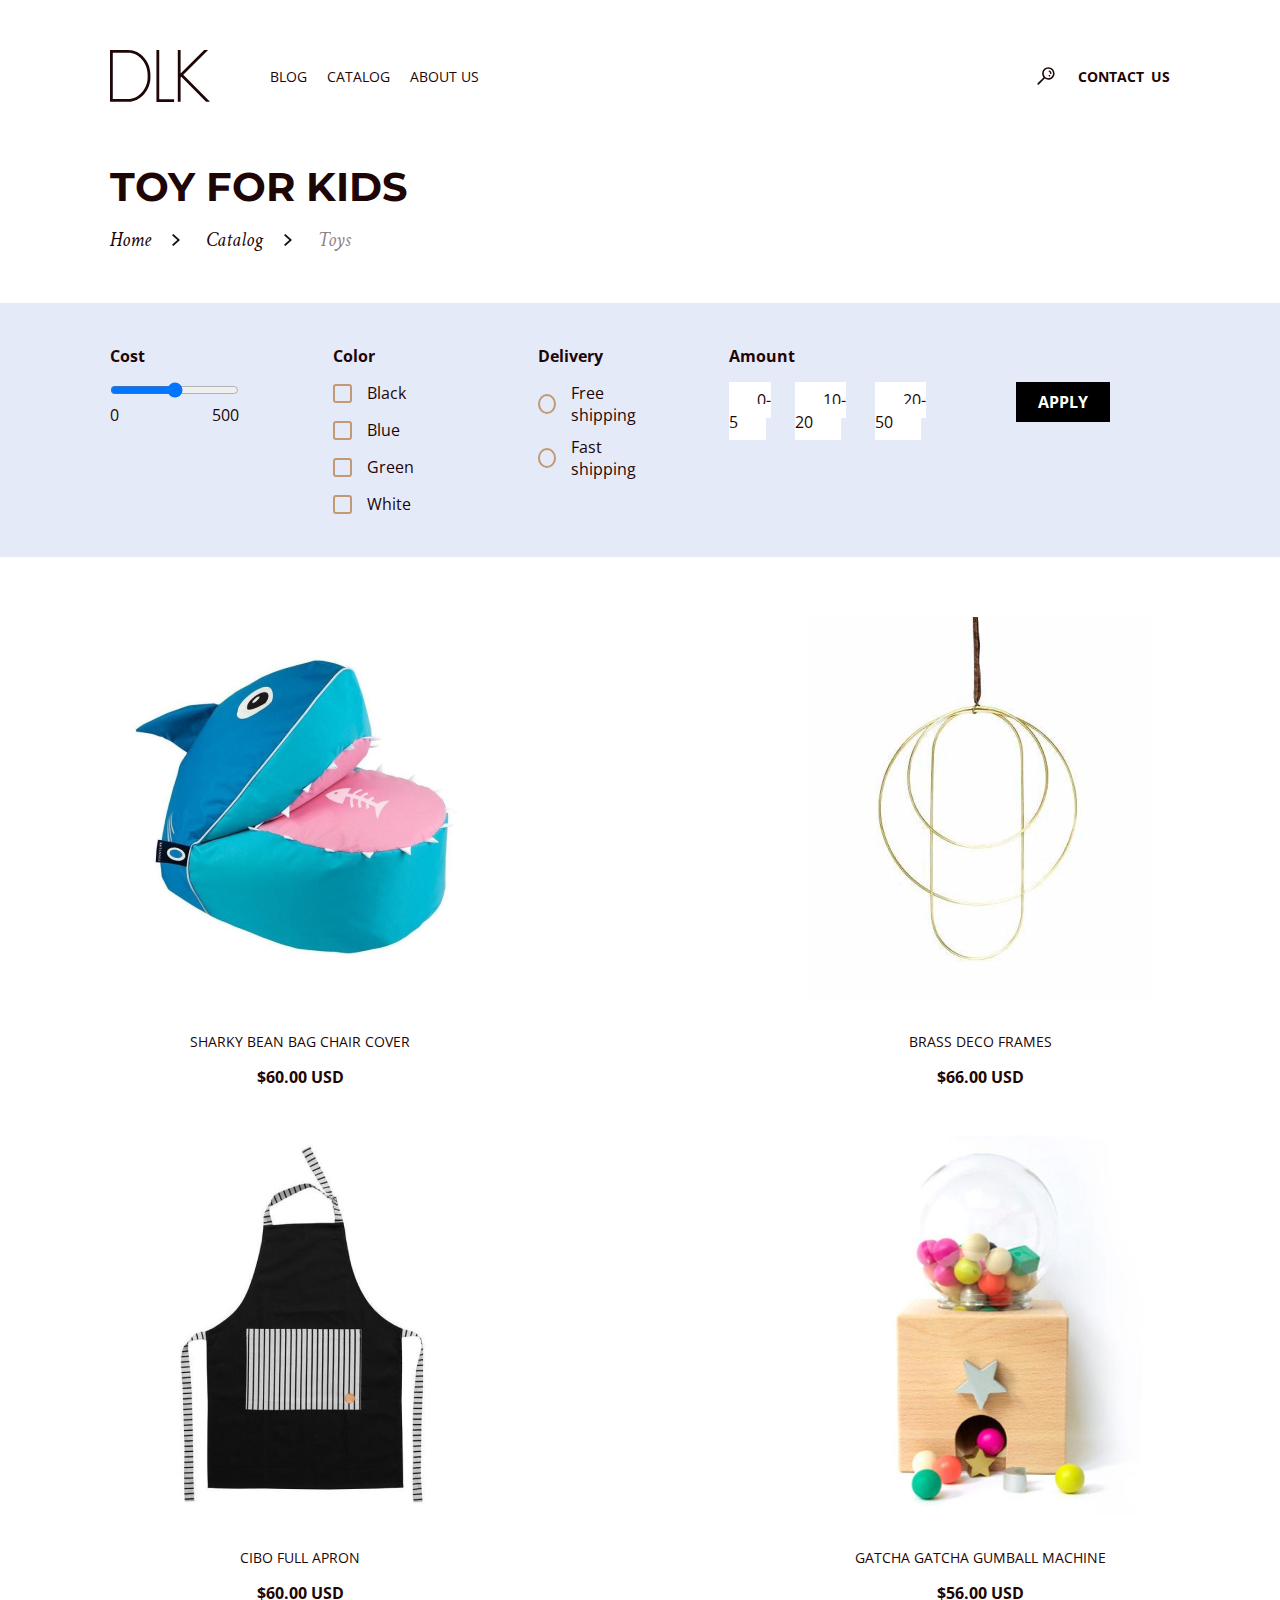
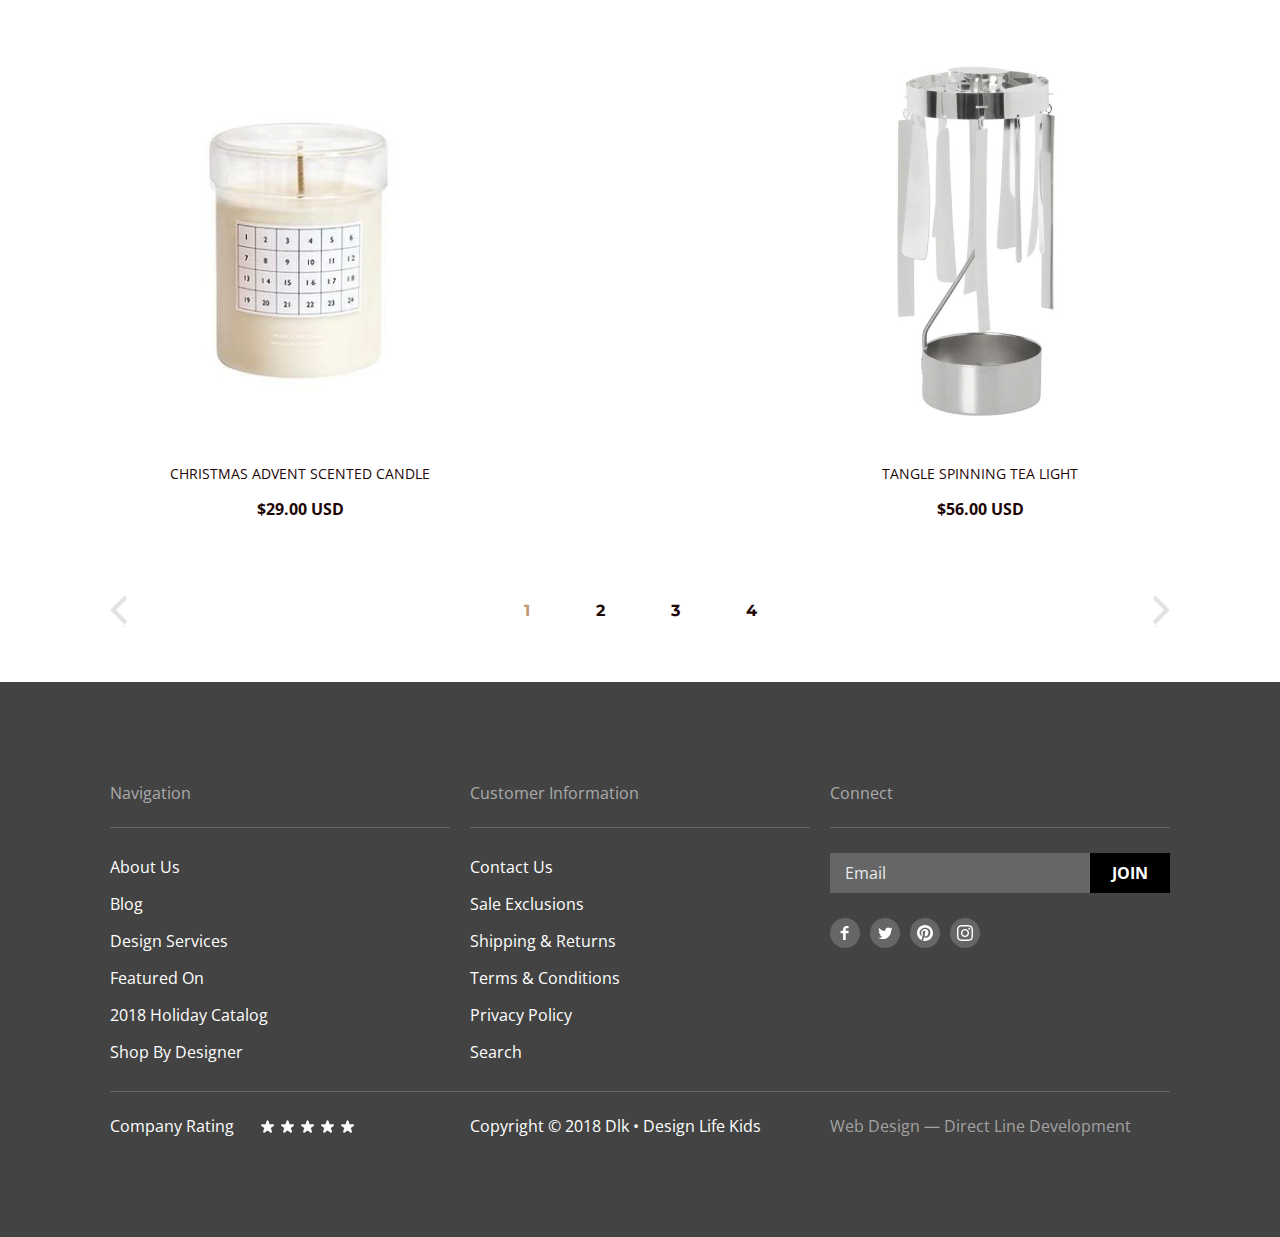
<file: toys.html>
<!DOCTYPE html>
<html lang="en">

<head>
	<meta charset="UTF-8">
	<meta http-equiv="X-UA-Compatible" content="IE=edge">
	<meta name="viewport" content="width=device-width, initial-scale=1.0">
	<link rel="preconnect" href="https://fonts.googleapis.com">
	<link rel="preconnect" href="https://fonts.gstatic.com" crossorigin>
	<link rel="stylesheet"
		href="https://fonts.googleapis.com/css2?family=Crimson+Text:ital,wght@1,400;1,700&family=Montserrat:wght@200;700&family=Open+Sans:wght@400;700&display=swap">
	<link rel="stylesheet" href="css/normalize.mini.css">
	<link rel="stylesheet" href="css/common.mini.css">
	<link rel="stylesheet" href="css/toys.mini.css">
	<title>Игрушки</title>
</head>

<body>
	<div class="container">
		<header class="header">
			<a href="index.html" class="header__logo">
				<svg width="100" height="52" viewBox="0 0 100 52" fill="none" xmlns="http://www.w3.org/2000/svg">
					<path fill-rule="evenodd" clip-rule="evenodd"
						d="M0 0H18.1129C31.1202 0 40.4058 12.3713 40.4058 24.0356V27.7332C40.4058 39.3974 31.1202 51.7689 18.1129 51.7689H0V0ZM37.6192 24.0356C37.6192 13.5132 29.2167 2.77333 18.1129 2.77333H2.78661V48.9956H18.1129C29.2167 48.9956 37.6192 38.2557 37.6192 27.7333V24.0356Z"
						fill="#1E0606" />
					<path d="M46.4435 0H49.2301V49.2267H64.092V52H46.4435V0Z" fill="#1E0606" />
					<path
						d="M67.8074 0V51.7689H70.5941V27.3833L71.278 26.7025L96.0884 51.7689H100L73.2485 24.7414L98.1084 0H94.1675L70.5941 23.4612V0H67.8074Z"
						fill="#1E0606" />
				</svg>
			</a>
			<nav class="header__nav">
				<ul class="header__links undotted">
					<li class="header__item">
						<a href="blog.html">BLOG</a>
					</li>
					<li class="header__item">
						<a href="catalog.html">CATALOG</a>
					</li>
					<li class="header__item">
						<a href="#">ABOUT US</a>
					</li>
				</ul>
			</nav>
			<button type="button" class="header__search" aria-label="search button">
				<svg width="18" height="18" viewBox="0 0 18 18" fill="none" xmlns="http://www.w3.org/2000/svg">
					<path
						d="M11.3651 0.26001C7.94509 0.26001 5.16509 3.08001 5.16509 6.52001C5.16509 7.98001 5.6651 9.30002 6.4851 10.38L0.605098 16.32C0.265098 16.68 0.265098 17.24 0.605098 17.58C0.785098 17.76 1.0051 17.84 1.2251 17.84C1.4651 17.84 1.6851 17.76 1.8651 17.58L7.7451 11.62C8.7651 12.36 10.0051 12.78 11.3451 12.78C14.7651 12.78 17.5451 9.96001 17.5451 6.52001C17.5651 3.06001 14.7851 0.26001 11.3651 0.26001ZM11.3651 11.2C8.82509 11.2 6.76509 9.10001 6.76509 6.52001C6.76509 3.94001 8.82509 1.84001 11.3651 1.84001C13.9051 1.84001 15.9651 3.94001 15.9651 6.52001C15.9651 9.10001 13.9051 11.2 11.3651 11.2ZM14.4651 6.60001C14.4251 6.94001 14.1251 7.20001 13.7851 7.20001C13.7451 7.20001 13.7251 7.20001 13.6851 7.20001C13.3051 7.14001 13.0451 6.80001 13.0851 6.42001C13.2251 5.38001 12.0651 4.84001 12.0051 4.82001C11.6651 4.66001 11.5051 4.24001 11.6651 3.90001C11.8251 3.56001 12.2251 3.40001 12.5851 3.54001C12.6651 3.56001 14.7451 4.52001 14.4651 6.60001ZM13.0051 8.12001C13.1451 8.26001 13.2451 8.48002 13.2451 8.68002C13.2451 8.90002 13.1651 9.10001 13.0051 9.24002C12.8651 9.38002 12.6451 9.48002 12.4451 9.48002C12.2451 9.48002 12.0251 9.40001 11.8851 9.24002C11.7451 9.10001 11.6451 8.88002 11.6451 8.68002C11.6451 8.48002 11.7251 8.26001 11.8851 8.12001C12.0251 7.98001 12.2451 7.88002 12.4451 7.88002C12.6451 7.88002 12.8451 7.96001 13.0051 8.12001Z"
						fill="#1E0606" />
				</svg>
			</button>
			<a href="contact.html" class="header__contact">CONTACT US</a>
		</header>
	</div>
	<main>
		<section class="settings">
			<div class="container">
				<div class="breadcrumbs">
					<h1>Toy for kids</h1>
					<div class="breadcrumbs__links">
						<div class="breadcrumbs__link">
							<a href="index.html">Home</a>
						</div>
						<div class="breadcrumbs__link">
							<a href="catalog.html">Catalog</a>
						</div>
						<span>Toys</span>
					</div>
				</div>
			</div>
			<div class="settings__background">
				<div class="container">
					<div class="settings__options">
						<div class="settings__cost">
							<h3>Cost</h3>
							<input type="range">
							<div class="settings__number">
								<span>0</span>
								<span>500</span>
							</div>
						</div>
						<div class="settings__color">
							<h3>Color</h3>
							<ul class="undotted">
								<li>
									<input type="checkbox" id="color_black" class="checkbox-input">
									<label for="color_black" class="checkbox-label">Black</label>
								</li>
								<li>
									<input type="checkbox" id="color_blue" class="checkbox-input">
									<label for="color_blue" class="checkbox-label">Blue</label>
								</li>
								<li>
									<input type="checkbox" id="color_green" class="checkbox-input">
									<label for="color_green" class="checkbox-label">Green</label>
								</li>
								<li>
									<input type="checkbox" id="color_white" class="checkbox-input">
									<label for="color_white" class="checkbox-label">White</label>
								</li>
							</ul>
						</div>
						<div class="settings__delivery">
							<h3>Delivery</h3>
							<ul class="undotted">
								<li>
									<input type="radio" id="del_free" name="delivery-radio" class="radio-input">
									<label for="del_free" class="radio-label">Free shipping</label>
								</li>
								<li>
									<input type="radio" id="del_fast" name="delivery-radio" class="radio-input">
									<label for="del_fast" class="radio-label">Fast shipping</label>
								</li>
							</ul>
						</div>
						<div class="settings__amount">
							<h3>Amount</h3>
							<div class="settings__line">
								<ul class="buttons undotted">
									<li class="buttons__item">
										<input type="radio" id="amount_five" name="amount-radio" class="radio-input_button">
										<label for="amount_five" class="radio-label_button">0-5</label>
									</li>
									<li class="buttons__item">
										<input type="radio" id="amount_twenty" name="amount-radio" class="radio-input_button">
										<label for="amount_twenty" class="radio-label_button">10-20</label>
									</li>
									<li class="buttons__item">
										<input type="radio" id="amount_fifty" name="amount-radio" class="radio-input_button">
										<label for="amount_fifty" class="radio-label_button">20-50</label>
									</li>
								</ul>
								<button type="submit" class="button">Apply</button>
							</div>
						</div>
					</div>
				</div>
			</div>
		</section>
		<div class="container">
			<section class="toys">
				<ul class="toys__list undotted">
					<li class="toys__item">
						<a href="#">
							<div class="toys__img">
								<img src="img/toy-5.png" alt="toy picture" width="380" height="385">
								<div>Learn more</div>
							</div>
							<h3>SHARKY BEAN BAG CHAIR COVER</h3>
							<p>$60.00 USD</p>
						</a>
					</li>
					<li class="toys__item">
						<a href="#">
							<div class="toys__img">
								<img src="img/toy-4.png" alt="toy picture" width="380" height="385">
								<div>Learn more</div>
							</div>
							<h3>BRASS DECO FRAMES</h3>
							<p>$66.00 USD</p>
						</a>
					</li>
					<li class="toys__item">
						<a href="#">
							<div class="toys__img">
								<img src="img/toy-3.png" alt="toy picture" width="380" height="385">
								<div>Learn more</div>
							</div>
							<h3>CIBO FULL APRON</h3>
							<p>$60.00 USD</p>
						</a>
					</li>
					<li class="toys__item">
						<a href="#">
							<div class="toys__img">
								<img src="img/toy-2.png" alt="toy picture" width="380" height="385">
								<div>Learn more</div>
							</div>
							<h3>GATCHA GATCHA GUMBALL MACHINE</h3>
							<p>$56.00 USD</p>
						</a>
					</li>
					<li class="toys__item">
						<a href="#">
							<div class="toys__img">
								<img src="img/toy-1.png" alt="toy picture" width="380" height="385">
								<div>Learn more</div>
							</div>
							<h3>CHRISTMAS ADVENT SCENTED CANDLE</h3>
							<p>$29.00 USD</p>
						</a>
					</li>
					<li class="toys__item">
						<a href="#">
							<div class="toys__img">
								<img src="img/toy.png" alt="toy picture" width="380" height="382">
								<div>Learn more</div>
							</div>
							<h3>TANGLE SPINNING TEA LIGHT</h3>
							<p>$56.00 USD</p>
						</a>
					</li>
				</ul>
				<div class="pagination">
					<a href="#" class="pagination__back"></a>
					<ul class="pagination__numbers undotted">
						<li class="pagination__num pagination__num_active">
							<a href="#">1</a>
						</li>
						<li class="pagination__num">
							<a href="#">2</a>
						</li>
						<li class="pagination__num">
							<a href="#">3</a>
						</li>
						<li class="pagination__num">
							<a href="#">4</a>
						</li>
					</ul>
					<a href="#" class="pagination__forward"></a>
				</div>
			</section>
		</div>
	</main>
	<footer class="footer">
		<div class="container">
			<div class="footer__upper">
				<nav class="footer__column">
					<h3>Navigation</h3>
					<ul class="footer__links undotted">
						<li>
							<a href="#">About Us</a>
						</li>
						<li>
							<a href="blog.html">Blog</a>
						</li>
						<li>
							<a href="#">Design Services</a>
						</li>
						<li>
							<a href="#">Featured On</a>
						</li>
						<li>
							<a href="#">2018 Holiday Catalog</a>
						</li>
						<li>
							<a href="#">Shop By Designer</a>
						</li>
					</ul>
				</nav>
				<div class="footer__column">
					<h3>Customer Information</h3>
					<ul class="footer__links undotted">
						<li>
							<a href="contact.html">Contact Us</a>
						</li>
						<li>
							<a href="#">Sale Exclusions </a>
						</li>
						<li>
							<a href="#">Shipping & Returns</a>
						</li>
						<li>
							<a href="#">Terms & Conditions</a>
						</li>
						<li>
							<a href="#">Privacy Policy</a>
						</li>
						<li>
							<a href="#">Search</a>
						</li>
					</ul>
				</div>
				<div class="footer__column footer__column_l">
					<h3>Connect</h3>
					<form action="#" method="POST" class="footer__form">
						<input type="email" placeholder="Email">
						<button type="submit" class="button footer__button">Join</button>
					</form>
					<ul class="footer__media undotted">
						<li>
							<a href="#" target="_blank" aria-label="facebook">
								<svg width="30" height="30" viewBox="0 0 30 30" fill="none" xmlns="http://www.w3.org/2000/svg">
									<path fill-rule="evenodd" clip-rule="evenodd"
										d="M0 15C0 6.71573 6.71573 0 15 0C23.2843 0 30 6.71573 30 15C30 23.2843 23.2843 30 15 30C6.71573 30 0 23.2843 0 15Z"
										fill="#666666" />
									<path fill-rule="evenodd" clip-rule="evenodd"
										d="M18.5527 10.3672H16.2967C16.0307 10.3672 15.7337 10.7172 15.7337 11.1852V12.8142H18.5527V15.1352H15.7337V22.1052H13.0707V15.1352H10.6577V12.8142H13.0707V11.4472C13.0707 9.48823 14.4317 7.89423 16.2967 7.89423H18.5527V10.3672Z"
										fill="white" />
								</svg>
							</a>
						</li>
						<li>
							<a href="#" target="_blank" aria-label="twitter">
								<svg width="30" height="30" viewBox="0 0 30 30" fill="none" xmlns="http://www.w3.org/2000/svg">
									<path fill-rule="evenodd" clip-rule="evenodd"
										d="M0 15C0 6.71573 6.71573 0 15 0C23.2843 0 30 6.71573 30 15C30 23.2843 23.2843 30 15 30C6.71573 30 0 23.2843 0 15Z"
										fill="#666666" />
									<path fill-rule="evenodd" clip-rule="evenodd"
										d="M21.1006 12.2891C21.1056 12.4161 21.1096 12.5431 21.1096 12.6721C21.1096 16.5761 18.1366 21.0781 12.7026 21.0781C11.0346 21.0781 9.48058 20.5881 8.17358 19.7501C8.40658 19.7771 8.64158 19.7911 8.87958 19.7911C10.2636 19.7911 11.5376 19.3181 12.5486 18.5251C11.2556 18.5021 10.1656 17.6481 9.78758 16.4751C9.96858 16.5101 10.1546 16.5271 10.3446 16.5271C10.6136 16.5271 10.8746 16.4921 11.1226 16.4241C9.77158 16.1521 8.75158 14.9591 8.75158 13.5271V13.4901C9.15058 13.7111 9.60758 13.8441 10.0916 13.8591C9.29858 13.3301 8.77758 12.4261 8.77758 11.4001C8.77758 10.8591 8.92258 10.3521 9.17658 9.91612C10.6326 11.7031 12.8106 12.8791 15.2656 13.0021C15.2156 12.7851 15.1906 12.5601 15.1906 12.3281C15.1906 10.6971 16.5126 9.37512 18.1446 9.37512C18.9936 9.37512 19.7616 9.73212 20.2996 10.3071C20.9736 10.1761 21.6056 9.93012 22.1766 9.59012C21.9556 10.2811 21.4886 10.8591 20.8766 11.2251C21.4746 11.1541 22.0446 10.9961 22.5756 10.7601C22.1776 11.3521 21.6776 11.8731 21.1006 12.2891Z"
										fill="white" />
								</svg>
							</a>
						</li>
						<li>
							<a href="#" target="_blank" aria-label="pinterest">
								<svg width="30" height="30" viewBox="0 0 30 30" fill="none" xmlns="http://www.w3.org/2000/svg">
									<path fill-rule="evenodd" clip-rule="evenodd"
										d="M0 15C0 6.71573 6.71573 0 15 0C23.2843 0 30 6.71573 30 15C30 23.2843 23.2843 30 15 30C6.71573 30 0 23.2843 0 15Z"
										fill="#666666" />
									<path fill-rule="evenodd" clip-rule="evenodd"
										d="M15.0005 7C10.5825 7 7 10.5816 7 15.0005C7 18.2754 8.97001 21.0902 11.7896 22.3273C11.767 21.7694 11.7858 21.0977 11.9279 20.49C12.0821 19.8408 12.9571 16.1313 12.9571 16.1313C12.9571 16.1313 12.7021 15.6205 12.7021 14.865C12.7021 13.6796 13.3898 12.7943 14.245 12.7943C14.9722 12.7943 15.3241 13.3409 15.3241 13.9957C15.3241 14.7267 14.8575 15.8208 14.6176 16.8341C14.4172 17.6836 15.0428 18.3751 15.8801 18.3751C17.3957 18.3751 18.4165 16.4286 18.4165 14.1218C18.4165 12.3691 17.2358 11.0567 15.088 11.0567C12.6617 11.0567 11.1498 12.8658 11.1498 14.8866C11.1498 15.5847 11.3549 16.0758 11.6767 16.4559C11.8253 16.6318 11.8451 16.7014 11.7914 16.9027C11.7538 17.0486 11.6654 17.4042 11.6287 17.5444C11.5751 17.7466 11.4114 17.82 11.2288 17.7448C10.1102 17.2885 9.58999 16.0645 9.58999 14.6881C9.58999 12.4161 11.5064 9.68972 15.3072 9.68972C18.3619 9.68972 20.3724 11.9015 20.3724 14.2732C20.3724 17.4117 18.6282 19.7562 16.0551 19.7562C15.1924 19.7562 14.3795 19.2895 14.1011 18.7599C14.1011 18.7599 13.6363 20.6029 13.5385 20.9585C13.3691 21.5747 13.037 22.1919 12.7332 22.6717C13.4529 22.8843 14.213 23 15.0005 23C19.4184 23 23 19.4184 23 15.0005C23 10.5816 19.4184 7 15.0005 7Z"
										fill="white" />
								</svg>
							</a>
						</li>
						<li>
							<a href="#" target="_blank" aria-label="instagram">
								<svg width="30" height="30" viewBox="0 0 30 30" fill="none" xmlns="http://www.w3.org/2000/svg">
									<path fill-rule="evenodd" clip-rule="evenodd"
										d="M0 15C0 6.71573 6.71573 0 15 0C23.2843 0 30 6.71573 30 15C30 23.2843 23.2843 30 15 30C6.71573 30 0 23.2843 0 15Z"
										fill="#666666" />
									<path fill-rule="evenodd" clip-rule="evenodd"
										d="M15 7C12.8273 7 12.5549 7.0092 11.7016 7.04813C10.8501 7.08697 10.2686 7.22223 9.7597 7.42C9.23363 7.62443 8.7875 7.89797 8.3427 8.3427C7.89797 8.7875 7.62443 9.23363 7.42 9.7597C7.22223 10.2686 7.08697 10.8501 7.04813 11.7016C7.0092 12.5549 7 12.8273 7 15C7 17.1727 7.0092 17.4451 7.04813 18.2984C7.08697 19.1499 7.22223 19.7314 7.42 20.2403C7.62443 20.7664 7.89797 21.2125 8.3427 21.6573C8.7875 22.102 9.23363 22.3756 9.7597 22.58C10.2686 22.7778 10.8501 22.913 11.7016 22.9519C12.5549 22.9908 12.8273 23 15 23C17.1727 23 17.4451 22.9908 18.2984 22.9519C19.1499 22.913 19.7314 22.7778 20.2403 22.58C20.7664 22.3756 21.2125 22.102 21.6573 21.6573C22.102 21.2125 22.3756 20.7664 22.58 20.2403C22.7778 19.7314 22.913 19.1499 22.9519 18.2984C22.9908 17.4451 23 17.1727 23 15C23 12.8273 22.9908 12.5549 22.9519 11.7016C22.913 10.8501 22.7778 10.2686 22.58 9.7597C22.3756 9.23363 22.102 8.7875 21.6573 8.3427C21.2125 7.89797 20.7664 7.62443 20.2403 7.42C19.7314 7.22223 19.1499 7.08697 18.2984 7.04813C17.4451 7.0092 17.1727 7 15 7ZM15 8.44143C17.1361 8.44143 17.3891 8.4496 18.2327 8.4881C19.0127 8.52367 19.4363 8.65397 19.7182 8.76353C20.0916 8.90867 20.3581 9.08203 20.638 9.362C20.918 9.6419 21.0913 9.9084 21.2365 10.2818C21.346 10.5637 21.4763 10.9873 21.5119 11.7673C21.5504 12.6109 21.5586 12.8639 21.5586 15C21.5586 17.1361 21.5504 17.3891 21.5119 18.2327C21.4763 19.0127 21.346 19.4363 21.2365 19.7182C21.0913 20.0916 20.918 20.3581 20.638 20.638C20.3581 20.918 20.0916 21.0913 19.7182 21.2365C19.4363 21.346 19.0127 21.4763 18.2327 21.5119C17.3892 21.5504 17.1363 21.5586 15 21.5586C12.8637 21.5586 12.6108 21.5504 11.7673 21.5119C10.9873 21.4763 10.5637 21.346 10.2818 21.2365C9.9084 21.0913 9.64193 20.918 9.36197 20.638C9.08207 20.3581 8.90867 20.0916 8.76353 19.7182C8.65397 19.4363 8.52367 19.0127 8.4881 18.2327C8.4496 17.3891 8.44143 17.1361 8.44143 15C8.44143 12.8639 8.4496 12.6109 8.4881 11.7673C8.52367 10.9873 8.65397 10.5637 8.76353 10.2818C8.90867 9.9084 9.08203 9.6419 9.36197 9.362C9.64193 9.08203 9.9084 8.90867 10.2818 8.76353C10.5637 8.65397 10.9873 8.52367 11.7673 8.4881C12.6109 8.4496 12.8639 8.44143 15 8.44143ZM10.8919 15C10.8919 12.7311 12.7311 10.8919 15 10.8919C17.2689 10.8919 19.1081 12.7311 19.1081 15C19.1081 17.2689 17.2689 19.1081 15 19.1081C12.7311 19.1081 10.8919 17.2689 10.8919 15ZM15 17.6667C13.5272 17.6667 12.3333 16.4728 12.3333 15C12.3333 13.5272 13.5272 12.3333 15 12.3333C16.4728 12.3333 17.6667 13.5272 17.6667 15C17.6667 16.4728 16.4728 17.6667 15 17.6667ZM19.2704 11.6896C19.8006 11.6896 20.2304 11.2598 20.2304 10.7296C20.2304 10.1994 19.8006 9.76957 19.2704 9.76957C18.7402 9.76957 18.3104 10.1994 18.3104 10.7296C18.3104 11.2598 18.7402 11.6896 19.2704 11.6896Z"
										fill="white" />
								</svg>
							</a>
						</li>
					</ul>
				</div>
			</div>
			<div class="footer__lower">
				<div class="footer__column footer__column_rate">
					<ul class="undotted">
						<li>
							<button type="button">
								<svg width="14" height="13" viewBox="0 0 14 13" fill="none" xmlns="http://www.w3.org/2000/svg">
									<path
										d="M5.60845 0.927052C5.9078 0.0057416 7.21121 0.00574088 7.51056 0.927052L8.58013 4.21885H12.0413C13.0101 4.21885 13.4128 5.45846 12.6291 6.02786L9.82895 8.06231L10.8985 11.3541C11.1979 12.2754 10.1434 13.0415 9.35968 12.4721L6.55951 10.4377L3.75934 12.4721C2.97563 13.0415 1.92115 12.2754 2.2205 11.3541L3.29007 8.06231L0.4899 6.02787C-0.293814 5.45846 0.108961 4.21885 1.07768 4.21885H4.53888L5.60845 0.927052Z"
										fill="white" />
								</svg>
							</button>
						</li>
						<li>
							<button type="button">
								<svg width="14" height="13" viewBox="0 0 14 13" fill="none" xmlns="http://www.w3.org/2000/svg">
									<path
										d="M5.60845 0.927052C5.9078 0.0057416 7.21121 0.00574088 7.51056 0.927052L8.58013 4.21885H12.0413C13.0101 4.21885 13.4128 5.45846 12.6291 6.02786L9.82895 8.06231L10.8985 11.3541C11.1979 12.2754 10.1434 13.0415 9.35968 12.4721L6.55951 10.4377L3.75934 12.4721C2.97563 13.0415 1.92115 12.2754 2.2205 11.3541L3.29007 8.06231L0.4899 6.02787C-0.293814 5.45846 0.108961 4.21885 1.07768 4.21885H4.53888L5.60845 0.927052Z"
										fill="white" />
								</svg>
							</button>
						</li>
						<li>
							<button type="button">
								<svg width="14" height="13" viewBox="0 0 14 13" fill="none" xmlns="http://www.w3.org/2000/svg">
									<path
										d="M5.60845 0.927052C5.9078 0.0057416 7.21121 0.00574088 7.51056 0.927052L8.58013 4.21885H12.0413C13.0101 4.21885 13.4128 5.45846 12.6291 6.02786L9.82895 8.06231L10.8985 11.3541C11.1979 12.2754 10.1434 13.0415 9.35968 12.4721L6.55951 10.4377L3.75934 12.4721C2.97563 13.0415 1.92115 12.2754 2.2205 11.3541L3.29007 8.06231L0.4899 6.02787C-0.293814 5.45846 0.108961 4.21885 1.07768 4.21885H4.53888L5.60845 0.927052Z"
										fill="white" />
								</svg>
							</button>
						</li>
						<li>
							<button type="button">
								<svg width="14" height="13" viewBox="0 0 14 13" fill="none" xmlns="http://www.w3.org/2000/svg">
									<path
										d="M5.60845 0.927052C5.9078 0.0057416 7.21121 0.00574088 7.51056 0.927052L8.58013 4.21885H12.0413C13.0101 4.21885 13.4128 5.45846 12.6291 6.02786L9.82895 8.06231L10.8985 11.3541C11.1979 12.2754 10.1434 13.0415 9.35968 12.4721L6.55951 10.4377L3.75934 12.4721C2.97563 13.0415 1.92115 12.2754 2.2205 11.3541L3.29007 8.06231L0.4899 6.02787C-0.293814 5.45846 0.108961 4.21885 1.07768 4.21885H4.53888L5.60845 0.927052Z"
										fill="white" />
								</svg>
							</button>
						</li>
						<li>
							<button type="button">
								<svg width="14" height="13" viewBox="0 0 14 13" fill="none" xmlns="http://www.w3.org/2000/svg">
									<path
										d="M5.60845 0.927052C5.9078 0.0057416 7.21121 0.00574088 7.51056 0.927052L8.58013 4.21885H12.0413C13.0101 4.21885 13.4128 5.45846 12.6291 6.02786L9.82895 8.06231L10.8985 11.3541C11.1979 12.2754 10.1434 13.0415 9.35968 12.4721L6.55951 10.4377L3.75934 12.4721C2.97563 13.0415 1.92115 12.2754 2.2205 11.3541L3.29007 8.06231L0.4899 6.02787C-0.293814 5.45846 0.108961 4.21885 1.07768 4.21885H4.53888L5.60845 0.927052Z"
										fill="white" />
								</svg>
							</button>
						</li>
					</ul>
					<p class="footer__rating">Company Rating</p>
				</div>
				<p class="footer__copyright footer__column">Copyright © 2018 Dlk • Design Life Kids</p>
				<a href="#" class="footer__column footer__column_l">Web Design — Direct Line Development</a>
			</div>
		</div>
	</footer>
</body>

</html>
</file>
<file: css/common.mini.css>
*{box-sizing:border-box;margin:0;padding:0;font-family:"Open Sans","Arial",sans-serif;font-style:normal;font-weight:400;color:#1E0606}::after,::before{box-sizing:border-box}body{margin:0}a{text-decoration:none}button{border:none;cursor:pointer}.button{color:#FFF;font-size:16px;line-height:22px;text-transform:uppercase;background:#000;padding:9px 22px;font-weight:700}.button:hover{background:#C29974}.button:active{background:#CFAF91}.button:disabled{background:#C7C1C1}.container{max-width:1400px;margin:0 auto;padding:0 110px}.undotted{list-style-type:none}.shadow{width:0;height:0;font-size:0}.header{-webkit-display:flex;-moz-display:flex;-ms-display:flex;display:flex;align-items:center;margin:50px 0 60px}.header__logo{-webkit-display:flex;-moz-display:flex;-ms-display:flex;display:flex;justify-content:center;align-items:center}.header__nav{margin:0 auto 0 60px}.header__links{-webkit-display:flex;-moz-display:flex;-ms-display:flex;display:flex;align-items:center}.header__item{margin:0 20px 0 0}.header__item a{text-transform:uppercase;font-size:14px;line-height:19px}.header__search{width:24px;height:24px;-webkit-display:flex;-moz-display:flex;-ms-display:flex;display:flex;justify-content:center;align-items:center;background:none}.header__contact{margin:0 0 0 20px;font-size:14px;line-height:19px;font-weight:700;text-transform:uppercase;background:none;word-spacing:3px}a.header__logo:hover,.header__item a:hover,.header__search:hover,a.header__contact:hover{opacity:.5}a.header__logo:active,.header__item a:active,.header__search:active,a.header__contact:active{opacity:.2}.breadcrumbs{margin:0 0 50px}.breadcrumbs h1{font-family:"Montserrat","Arial",sans-serif;font-weight:700;font-size:40px;line-height:49px;text-transform:uppercase;margin:0 0 17px}.breadcrumbs__links{-webkit-display:flex;-moz-display:flex;-ms-display:flex;display:flex;align-items:center}.breadcrumbs__links a{font-family:"Crimson Text","Arial",sans-serif;font-style:italic;font-size:20px;line-height:25px}.breadcrumbs__link::after{content:url(../img/check.svg);width:8px;height:12px;margin:0 26px 0 17px}.breadcrumbs__links span{font-family:"Crimson Text","Arial",sans-serif;font-style:italic;font-size:20px;line-height:25px;opacity:.5}.products__item{width:280px;height:270px;text-align:center}.products__item a{height:100%;-webkit-display:flex;-moz-display:flex;-ms-display:flex;display:flex;align-items:center;justify-content:center}.products__item h3{font-size:26px;line-height:32px;text-transform:uppercase;font-family:"Montserrat","Arial",sans-serif;font-weight:700;color:#FFF;max-width:192px;text-shadow:0 0 40px rgba(147,3,3,0.25)}.products__item a:hover h3{text-decoration:underline}.products__item_1{background:#DBE4DB;background-image:url(../img/category_1.jpg)}.products__item_2{background:#EADDD3;background-image:url(../img/category_2.jpg)}.products__item_3{background:#F8F2DA;background-image:url(../img/category_3.jpg)}.products__item_4{background:#D5D4E1;background-image:url(../img/category_4.jpg)}.products__item_5{background:#F3D0DB;background-image:url(../img/category_5.jpg)}.products__item_6{background:#E5EAF8;background-image:url(../img/category_6.jpg)}.form{width:680px;padding:42px 40px;background:#E5EAF8}.form__item{-webkit-display:flex;-moz-display:flex;-ms-display:flex;display:flex;flex-direction:column;width:100%;margin:0 0 20px}.form__item label{font-size:14px;line-height:19px;margin:0 0 3px}.form__item input{height:50px;background:#FFF;border:1px solid rgba(0,0,0,0.2);padding:10px 20px;font-size:18px;line-height:25px;outline:none}.form__item input::placeholder{font-size:18px;line-height:25px;font-size:18px;color:#1E0606}.form__item textarea{resize:none;border:1px solid #CCC;height:150px;padding:15px 20px;font-size:18px;line-height:25px;outline:none}.form__item input:hover,.form__item input:focus,.form__item textarea:hover,.form__item textarea:focus{border:1px solid #C29974}.form__item input:disabled,.form__item textarea:disabled{border:1px solid #EBEBEB;background:#FFF}.form__data{-webkit-display:flex;-moz-display:flex;-ms-display:flex;display:flex}.form__phone{margin:0 20px 0 0}.form__check{-webkit-display:flex;-moz-display:flex;-ms-display:flex;display:flex;align-items:center;margin:0 0 17px}.form__check label{font-size:14px;line-height:19px;color:#1E0606}.checkbox-label:hover,.radio-label:hover{text-decoration:underline}input[type=checkbox],input[type=radio]{display:none}.checkbox-label,.radio-label{-webkit-display:flex;-moz-display:flex;-ms-display:flex;display:flex;align-items:center;position:relative}.radio-label::before{content:"";width:20px;height:20px;display:block;border:2px solid #C29974;border-radius:50%;margin:0 15px 0 0}.radio-label::after{content:"";position:absolute;width:12px;height:12px;background:#C29974;border-radius:50%;top:5px;left:4px;opacity:0}.checkbox-label::before{content:"";width:19px;height:19px;display:block;border:2px solid #C29974;border-radius:3px;margin:0 15px 0 0}.checkbox-label::after{content:url(../img/check_1.svg);position:absolute;top:0;left:3px;opacity:0}.checkbox-input:checked + .checkbox-label::after,.radio-input:checked + .radio-label::after{opacity:1}.checkbox-input:disabled + .checkbox-label,.radio-input:disabled + .radio-label{color:#908484}.checkbox-input:disabled + .checkbox-label::before,.radio-input:disabled + .radio-label::before{border:2px solid #E1CDBA}.checkbox-input:disabled + .checkbox-label:hover,.radio-input:disabled + .radio-label:hover{text-decoration:none}.pagination{margin:0 0 55px;-webkit-display:flex;-moz-display:flex;-ms-display:flex;display:flex}.pagination__numbers{-webkit-display:flex;-moz-display:flex;-ms-display:flex;display:flex;align-items:center;justify-content:center}.pagination__back{background-image:url(../img/back.svg);margin:0 auto 0 0;width:18px;height:32px}.pagination__forward{background-image:url(../img/forward.svg);margin:0 0 0 auto;width:18px;height:32px}.pagination__back:hover{background-image:url(../img/back_h.svg)}.pagination__forward:hover{background-image:url(../img/forward_h.svg)}.pagination__back:active{background-image:url(../img/back_a.svg)}.pagination__forward:active{background-image:url(../img/forward_a.svg)}.pagination__num{margin:0 66px 0 0}.pagination__num a{font-family:"Montserrat","Arial",sans-serif;font-weight:700;font-size:16px;line-height:20px;text-transform:uppercase}.pagination__num_active a{color:#C29974}.pagination__num a:hover{color:#AAA}.pagination__num:last-child{margin:0}.footer{background:#434343;padding:100px 0}.footer__upper{-webkit-display:flex;-moz-display:flex;-ms-display:flex;display:flex;border-bottom:#666 solid 1px;padding:0 0 28px;margin:0 0 23px}.footer__column{margin:0 20px 0 0;width:33.333%}.footer__column:last-child{margin:0}.footer__column h3{font-size:16px;line-height:22px;color:#AAA;padding:0 0 23px;margin:0 0 28px;border-bottom:#666 solid 1px}.footer__column:last-child h3{margin:0 0 25px}.footer__links li{margin:0 0 15px}.footer__links li:last-child{margin:0}.footer__column a{font-size:16px;line-height:22px;color:#FFF}.footer__column a:hover{opacity:.5}.footer__column a:active{opacity:.2}.footer__form{margin:0 0 25px;-webkit-display:flex;-moz-display:flex;-ms-display:flex;display:flex;align-items:center}.footer__form input{height:40px;flex-grow:1;padding:9px 0 9px 15px;border:none;font-size:16px;line-height:22px;background:#666;color:#EBEBEB;outline:none}.footer__form input::placeholder{font-size:16px;line-height:22px;color:#EBEBEB}.footer__form input:hover,.footer__form input:focus{box-sizing:border-box;border:1px solid #FFFDFD;border-right:none;padding-left:14px}.footer__media{-webkit-display:flex;-moz-display:flex;-ms-display:flex;display:flex;align-items:center}.footer__media a{margin:0 10px 0 0}.footer__lower{-webkit-display:flex;-moz-display:flex;-ms-display:flex;display:flex;align-items:center}.footer__rating{margin:0 25px 0 0;font-size:16px;line-height:22px;color:#FFF}.footer__lower ul{-webkit-display:flex;-moz-display:flex;-ms-display:flex;display:flex;align-items:center;justify-content:center;flex-direction:row-reverse;margin:0 0 0 2px}.footer__lower li{padding:2px 6px 0 0}.footer__lower li:first-child{padding:2px 0 0}.footer__lower button{background:none}.footer__copyright{font-size:16px;line-height:22px;color:#FFF}.footer__lower a{font-size:16px;line-height:22px;color:#A2A2A2}.footer__lower a:hover{text-decoration-line:underline;color:#FFF}.footer__column_rate{-webkit-display:flex;-moz-display:flex;-ms-display:flex;display:flex;justify-content:flex-end;flex-direction:row-reverse}.footer__column_rate li:hover path,.footer__column_rate li:hover ~ li path{fill:#836E5B}.footer__column_rate li:active path,.footer__column_rate li:active ~ li path{fill:#C29974}.footer__column_rate ul:hover + p{color:#C29974}
</file>
<file: css/index.mini.css>
.slider{margin:129px 0 90px}.slider__slide{background:#EEE4DB;-webkit-display:flex;-moz-display:flex;-ms-display:flex;display:flex;align-items:flex-start}.slider__positions{padding:17px 0 0 28px;margin:0 44px 0 0}.slider__num{font-family:"Montserrat","Arial",sans-serif;font-weight:200;font-size:60px;line-height:73px;color:#E4D9D0;margin:0 0 10px}.slider__pos{width:31px;height:3px;padding:0 0 0 3px;background:#D6CAC2;margin:0 0 11px}.slider__pos_active{background:#715F5B}.slider__pos:hover{background:#715F5B}.slider__titles{padding:89px 0;margin:0 5px 0 0}.slider__titles h1{font-family:"Montserrat","Arial",sans-serif;font-weight:700;text-transform:uppercase;font-size:40px;line-height:110%;max-width:307px;margin:0 0 20px}.slider__titles p{font-family:"Crimson Text","Arial",sans-serif;font-style:italic;font-size:20px;line-height:25px;margin:0 0 20px}.slider__img{min-height:372px;position:relative}.slider__slide img{position:absolute;bottom:0;left:0}.slider__footer{padding:11px 0;text-align:center;background:#C29974;font-weight:700;font-size:12px;line-height:16px;text-transform:uppercase;color:#FFF}.products{margin:0 0 90px}.products h2{font-size:38px;line-height:46px;text-transform:uppercase;font-family:"Montserrat","Arial",sans-serif;font-weight:700;margin:0 0 30px}.products__catalog{-webkit-display:flex;-moz-display:flex;-ms-display:flex;display:flex;align-items:center;justify-content:space-between;margin:0 0 30px}.products__button{-webkit-display:flex;-moz-display:flex;-ms-display:flex;display:flex;justify-content:center;align-items:center;height:37px;width:37px;background:rgba(112,187,220,0.2)}.products__button_b{margin:0 6px 0 0}.products__button_f{margin:0 20px 0 0}.products__control{-webkit-display:flex;-moz-display:flex;-ms-display:flex;display:flex;align-items:center}.products__control p{font-size:16px;line-height:22px;max-width:580px}.delivery{-webkit-display:flex;-moz-display:flex;-ms-display:flex;display:flex;margin:0 0 90px}.delivery img{margin:0 60px 0 0;background:#C0DCE8}.delivery__content{padding:0 0 0 60px}.delivery__content h2{font-family:"Montserrat","Arial",sans-serif;font-weight:700;margin:32px 0 6px;font-size:38px;line-height:46px;text-transform:uppercase}.delivery__content p{margin:0 0 15px}.delivery__item{max-width:326px;margin:0 0 0 -60px;padding:14px 0 9px 60px}.delivery__item_active{background:rgba(112,187,220,0.2)}.delivery__item button{font-family:"Crimson Text","Arial",sans-serif;font-style:italic;font-size:26px;line-height:32px;cursor:pointer;background:none}.delivery__item_active button{font-weight:700}.delivery__content p{font-size:16px;line-height:22px;max-width:480px}.delivery__links{margin:0 0 19px}.delivery__button{margin:13px 0 0}.company{margin:0 0 115px}.company__list{-webkit-display:flex;-moz-display:flex;-ms-display:flex;display:flex;align-items:center;justify-content:space-between}.about{-webkit-display:flex;-moz-display:flex;-ms-display:flex;display:flex;align-items:flex-start;margin:0 0 60px}.about h2{font-family:"Montserrat","Arial",sans-serif;font-weight:700;font-size:38px;line-height:46px;text-transform:uppercase;max-width:483px}.about h3{font-family:"Crimson Text","Arial",sans-serif;font-style:italic;font-size:26px;line-height:32px;max-width:483px}.about p{font-family:"Open Sans","Arial",sans-serif;font-size:16px;line-height:22px;max-width:483px}.about__design{margin:0 57px 0 0;padding:0 30px;background:#E1F0F7}.about__background{background:#E1F0F7;padding:25px 30px 0}.about__design h2{margin:-25px 0 10px}.about__design h3{margin:0 0 10px}.about__design p{margin:0 0 20px}.about__design button{margin:0 0 27px}.about__background h2{margin:-50px 0 20px}.about__contacts{-webkit-display:flex;-moz-display:flex;-ms-display:flex;display:flex;flex-direction:column;justify-content:center;align-items:center}.about__contacts p{margin:0 0 102px}.about__contacts iframe{margin:-82px 0 0}.form__container{position:fixed;left:0;top:0;width:100%;height:100%;background:rgba(125,151,218,0.8)}.form__container_close{display:none}.main__form{position:fixed;top:50%;left:50%;transform:translate(-50%,-50%)}.form__close{position:absolute;top:0;right:-25px;background:none}.form__close:hover{opacity:.7}.form__close:active{opacity:.4}.popup h3{font-size:0;width:0}
</file>
<file: css/blog.mini.css>
.blogs__list{-webkit-display:flex;-moz-display:flex;-ms-display:flex;display:flex;flex-wrap:wrap;justify-content:space-between;margin:0 0 14px}.blogs__item{max-width:380px;margin:0 0 34px}.blogs__item h2:hover{text-decoration:underline}.blogs__item img{margin:0 0 17px}.blogs__date{margin:0 0 7px;font-size:16px;line-height:22px;color:#818181}.blogs__item h2{margin:0 0 15px;font-family:"Montserrat","Arial",sans-serif;font-weight:700;font-size:24px;line-height:31px}.blogs__text{font-size:18px;line-height:25px}
</file>
<file: css/catalog.mini.css>
.products__catalog{-webkit-display:flex;-moz-display:flex;-ms-display:flex;display:flex;align-items:center}.products__item{margin:0 20px 23px 0}.products__catalog li:last-child{margin:0 0 23px}.products__lower{-webkit-display:flex;-moz-display:flex;-ms-display:flex;display:flex;justify-content:end}.products__box{margin:0 100px 0 0}.products__box li{margin:0 20px 0 0}.products__box li:last-child{margin:0}.products__lower h2{font-family:"Montserrat","Arial",sans-serif;font-weight:700;font-size:38px;line-height:46px;text-transform:uppercase;margin:55px 0 25px}.products__lower p{max-width:680px;font-size:16px;line-height:22px;margin:0 0 15px}.products__lower p:last-child{margin:0 0 55px}
</file>
<file: css/contact.mini.css>
.contact__content{-webkit-display:flex;-moz-display:flex;-ms-display:flex;display:flex;justify-content:space-between;margin:0 0 60px}.contact__description{max-width:380px}.contact__description p{font-size:16px;line-height:22px;margin:0 0 20px}.contact__description p.gold{font-family:"Montserrat","Arial",sans-serif;font-weight:600;font-size:26px;line-height:34px;text-transform:uppercase;color:#C29974}
</file>
<file: css/toys.mini.css>
.settings__background{background:rgba(125,151,218,0.2)}.settings__options{margin:0 0 60px;-webkit-display:flex;-moz-display:flex;-ms-display:flex;display:flex;align-items:flex-start;padding:42px 0}.settings__options h3{font-weight:700;font-size:16px;line-height:22px;margin:0 0 15px}.settings__options span,.settings__options label{font-size:16px;line-height:22px}.settings__cost{margin:0 94px 0 0}.settings__cost input{margin:0 0 6px}.settings__number{-webkit-display:flex;-moz-display:flex;-ms-display:flex;display:flex;justify-content:space-between;align-items:center}.settings__color{margin:0 124px 0 0}.settings__color li{margin:0 0 15px}.settings__color li:last-child{margin:0}.settings__delivery{margin:0 69px 0 0}.settings__delivery li{margin:0 0 10px}.settings__delivery li:last-child{margin:0}.settings__amount{margin:0 60px 0 0}.settings__amount ul{-webkit-display:flex;-moz-display:flex;-ms-display:flex;display:flex}.settings__line{-webkit-display:flex;-moz-display:flex;-ms-display:flex;display:flex;align-items:flex-start}.buttons{margin:0 60px 0 0}.buttons__item{padding:7px 0 0}.buttons__item label{padding:7px 28px;background:#FFF}.buttons__item label:hover{background:#EDDEEB;color:#877379}.radio-input_button:checked + .radio-label_button{background:#F3D0DB}.toys__list{-webkit-display:flex;-moz-display:flex;-ms-display:flex;display:flex;flex-wrap:wrap;justify-content:space-between;margin:0 0 30px}.toys__item{margin:0 0 20px}.toys__item a{-webkit-display:flex;-moz-display:flex;-ms-display:flex;display:flex;flex-direction:column;align-items:center}.toys__img{margin:0 0 30px;height:385px;position:relative}.toys__img div{-webkit-display:flex;-moz-display:flex;-ms-display:flex;display:flex;align-items:center;justify-content:center;font-family:"Montserrat","Arial",sans-serif;font-weight:700;font-size:26px;line-height:29px;text-transform:uppercase;text-shadow:0 0 40px rgba(147,3,3,0.25);position:absolute;width:207px;height:207px;left:50%;top:50%;transform:translate(-50%,-50%);background:#E5EAF8;opacity:0}.toys__img div:hover{opacity:.9}.toys__img div:active{background:rgba(229,234,248,0.67)}.toys__item h3{margin:0 0 15px;font-size:14px;line-height:19px}.toys__item p{font-weight:700;font-size:16px;line-height:22px;margin:0 0 25px}
</file>
